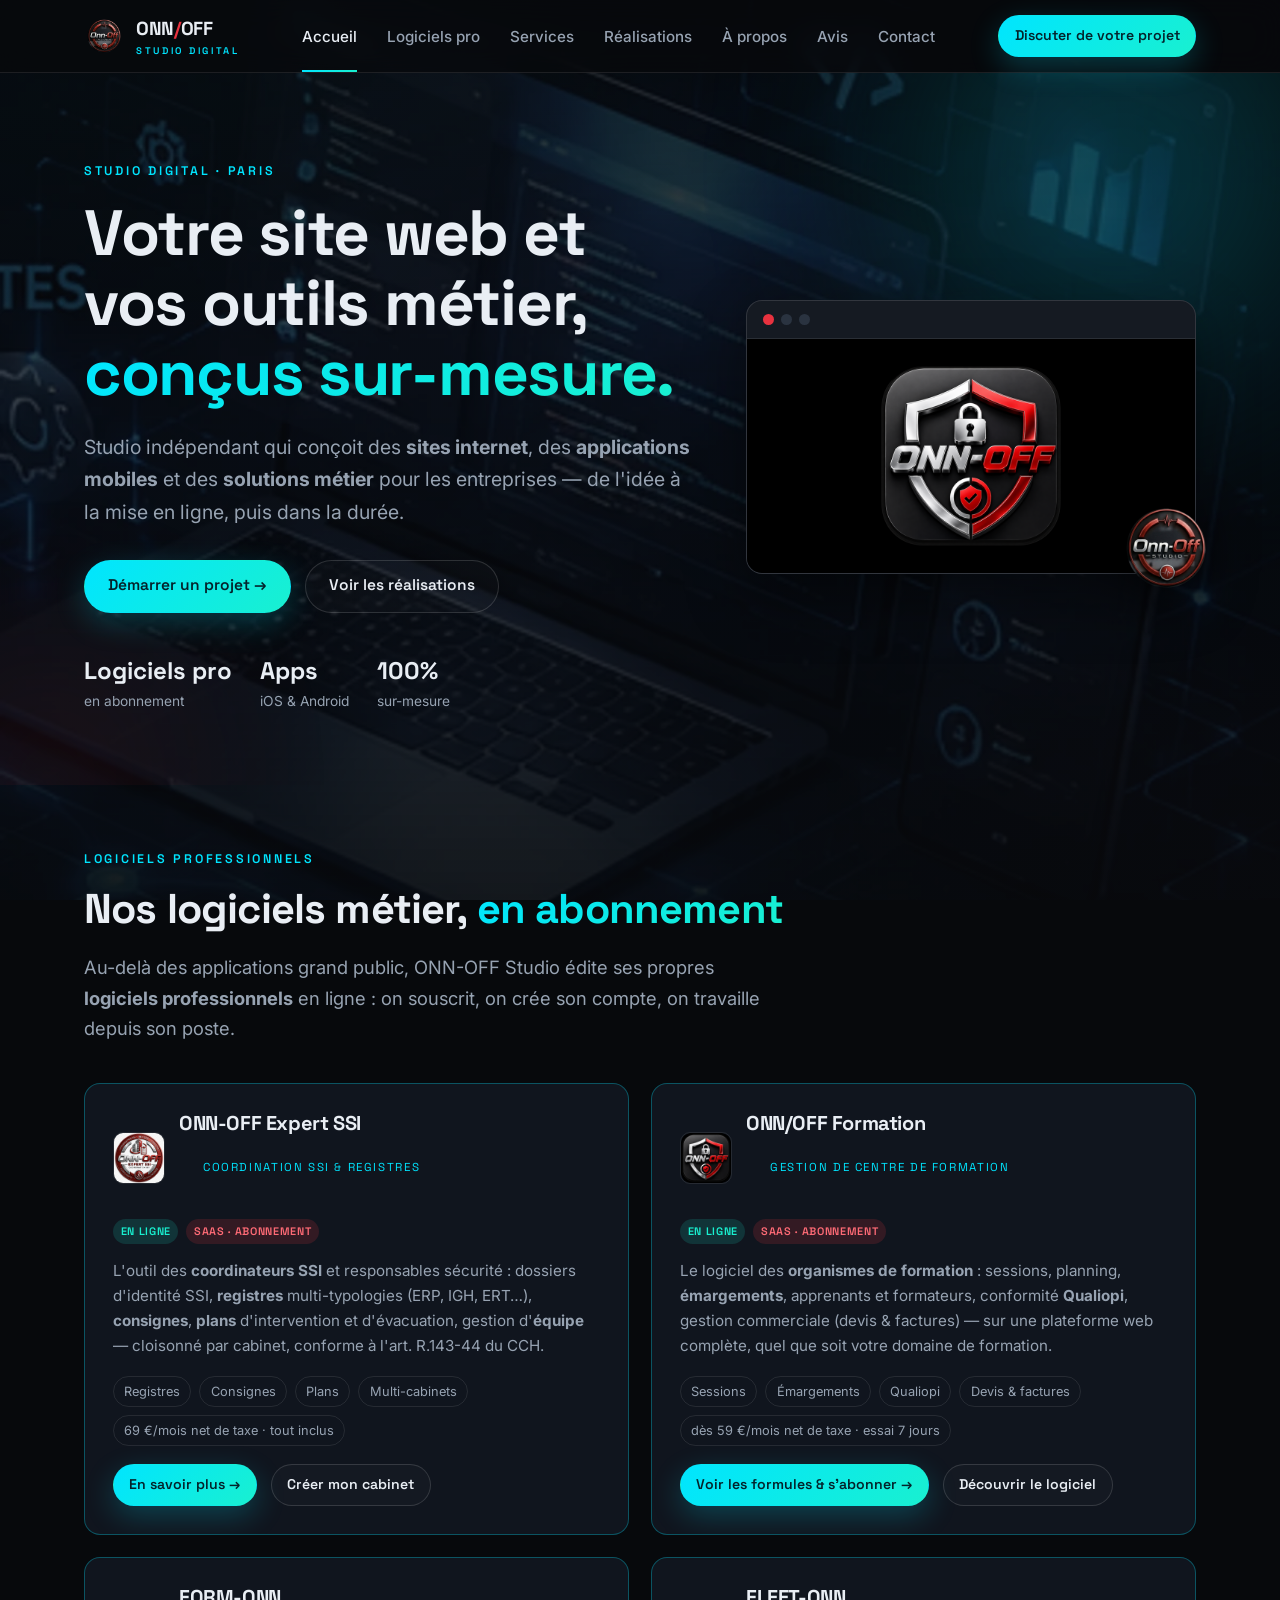
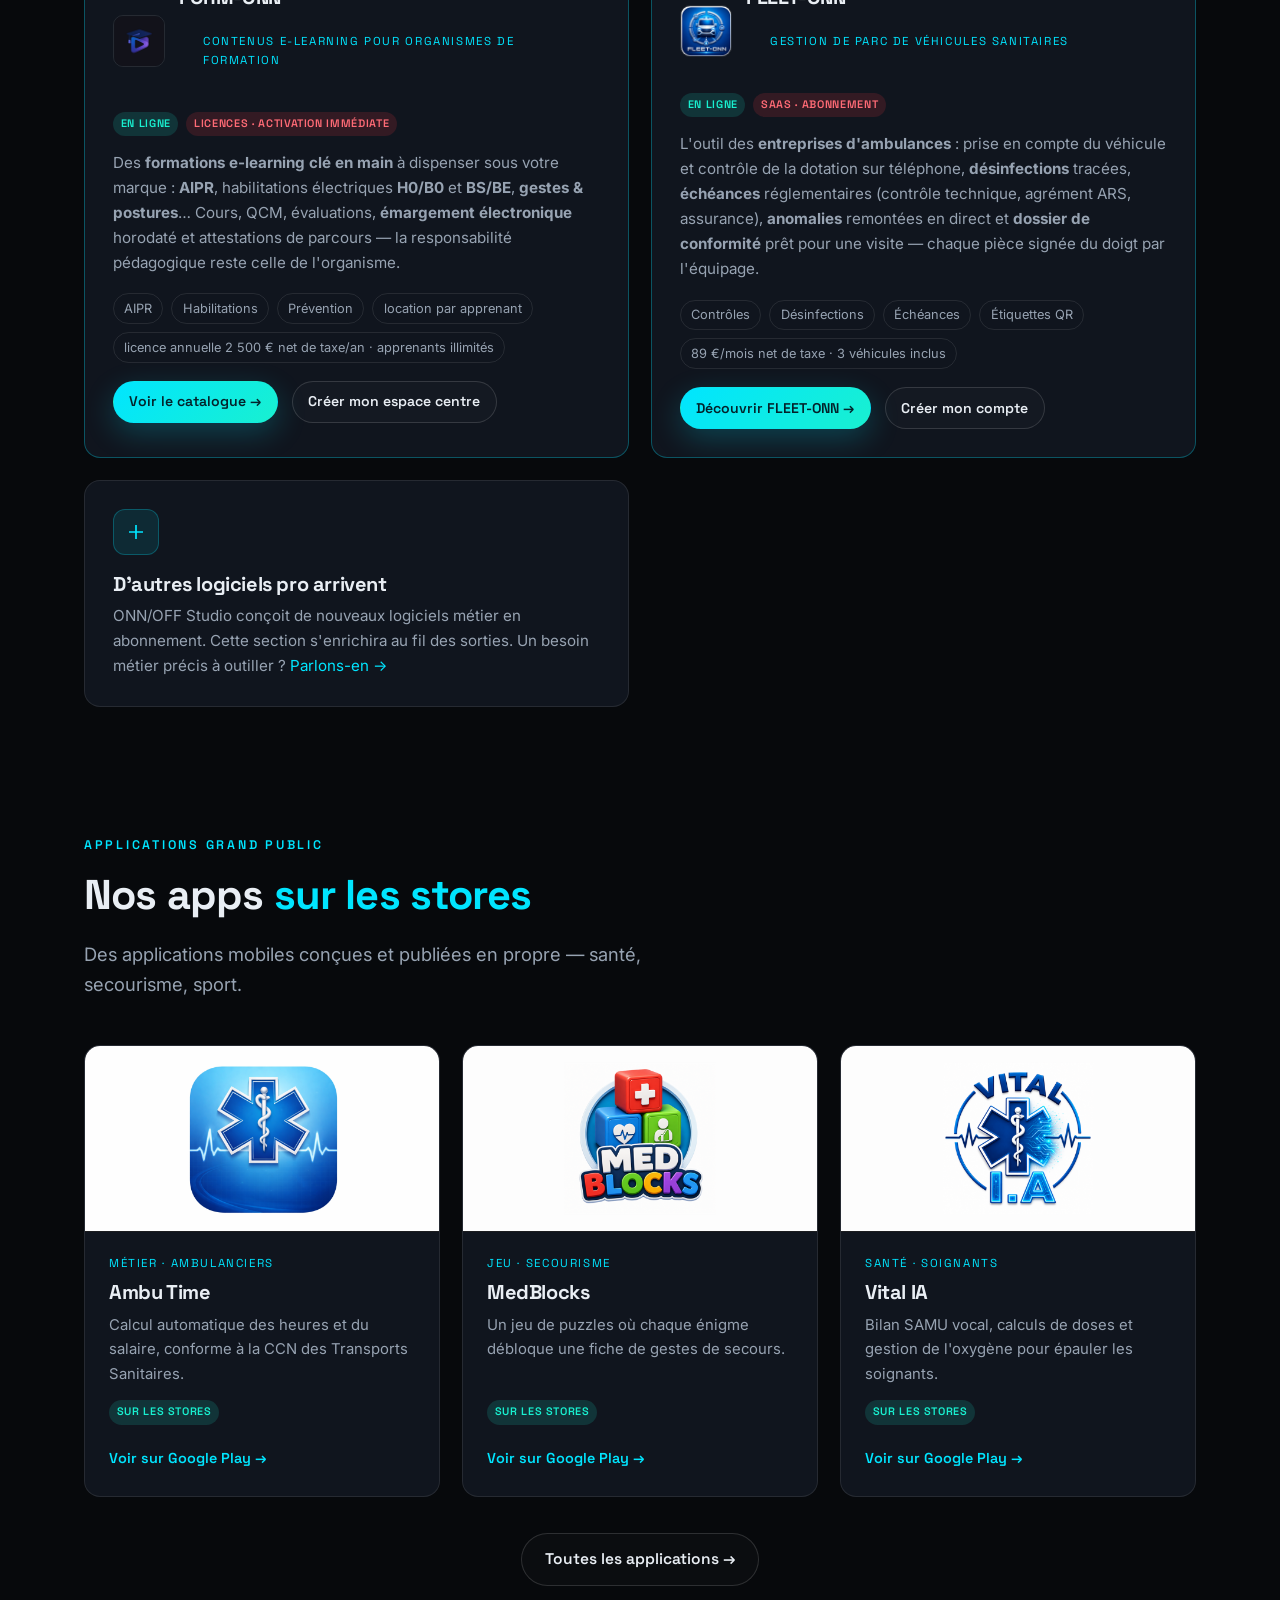
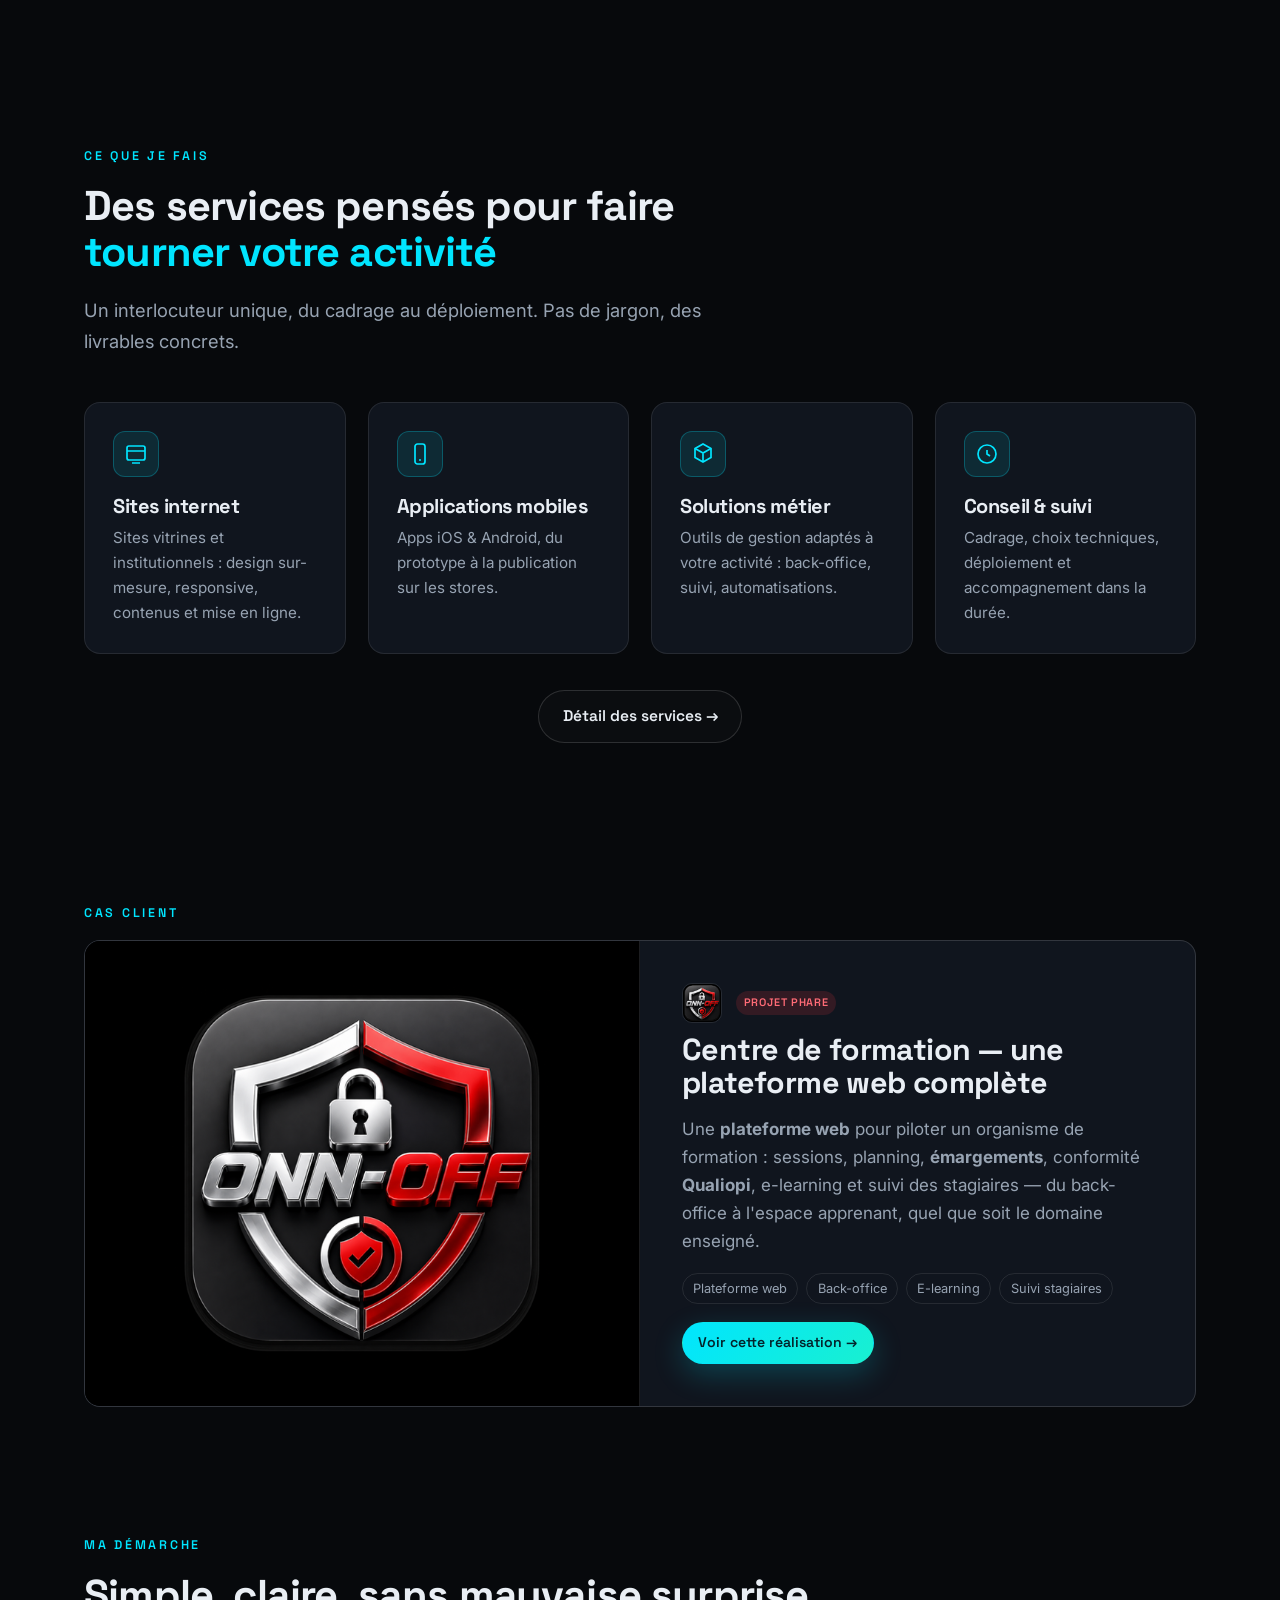
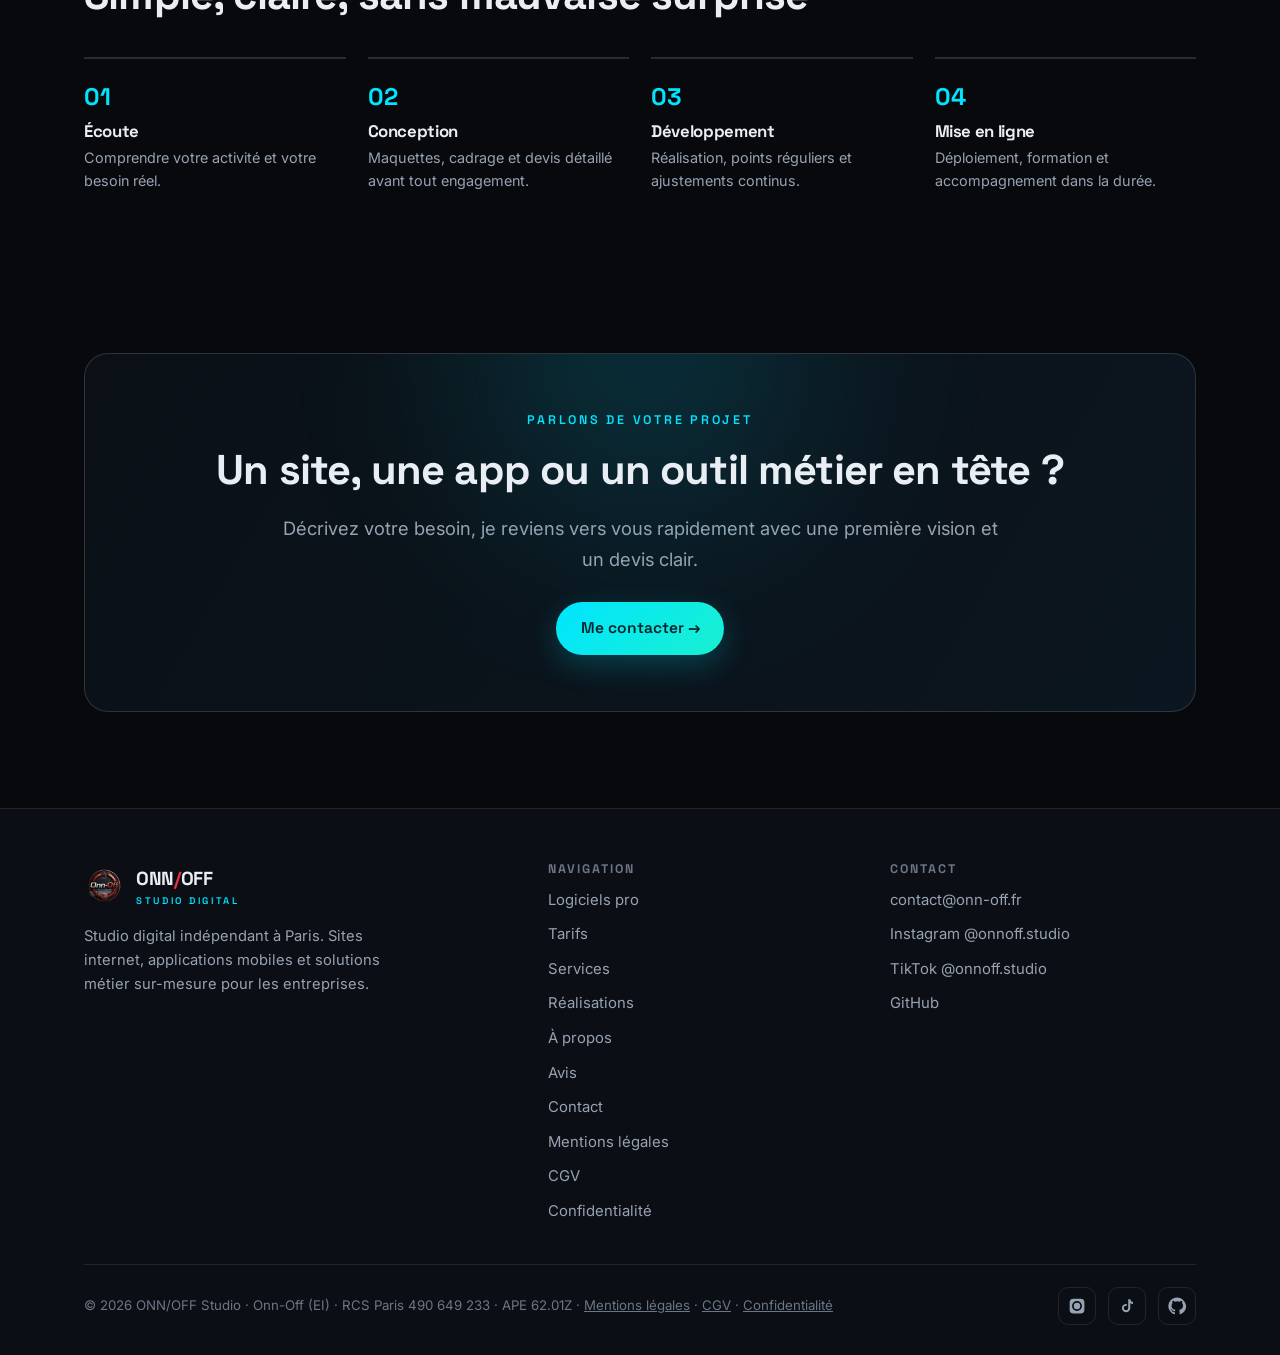
<file: index.html>
<!DOCTYPE html>
<html lang="fr">
<head>
<meta charset="UTF-8">
<meta name="viewport" content="width=device-width, initial-scale=1">
<title>ONN/OFF Studio — Sites web & solutions métier · Paris</title>
<meta name="description" content="Studio digital indépendant à Paris. Création de sites internet, applications mobiles et solutions métier sur-mesure pour les entreprises.">
<meta property="og:title" content="ONN/OFF Studio — Sites web & solutions métier · Paris">
<meta property="og:description" content="Studio digital indépendant à Paris. Création de sites internet, applications mobiles et solutions métier sur-mesure pour les entreprises.">
<meta property="og:image" content="https://studio.onn-off.fr/og-banner.png">
<link rel="icon" href="logo.png">
<link rel="preconnect" href="https://fonts.googleapis.com">
<link rel="preconnect" href="https://fonts.gstatic.com" crossorigin>
<link href="https://fonts.googleapis.com/css2?family=Inter:wght@400;500;600&family=Space+Grotesk:wght@500;600;700&display=swap" rel="stylesheet">
<!-- Pre-connexion aux produits : la liaison est prete avant le clic sur une tuile -->
<link rel="preconnect" href="https://onn-off.fr" crossorigin>
<link rel="dns-prefetch" href="https://onn-off.fr">
<link rel="preconnect" href="https://form-onn.web.app" crossorigin>
<link rel="dns-prefetch" href="https://form-onn.web.app">
<link rel="preconnect" href="https://fleet-onn.web.app" crossorigin>
<link rel="dns-prefetch" href="https://fleet-onn.web.app">
<link rel="dns-prefetch" href="https://www.gstatic.com">
<link rel="stylesheet" href="style.css">
<link rel="canonical" href="https://studio.onn-off.fr/">
<meta property="og:url" content="https://studio.onn-off.fr/">
<meta property="og:type" content="website">
<meta property="og:site_name" content="ONN/OFF Studio">
<meta property="og:locale" content="fr_FR">
<meta name="twitter:card" content="summary_large_image">
<script type="application/ld+json">
{
  "@context": "https://schema.org",
  "@type": ["Organization", "ProfessionalService"],
  "@id": "https://studio.onn-off.fr/#organisation",
  "name": "ONN/OFF Studio",
  "legalName": "Onn-Off",
  "url": "https://studio.onn-off.fr/",
  "logo": "https://studio.onn-off.fr/logo.png",
  "image": "https://studio.onn-off.fr/og-banner.png",
  "description": "Studio digital indépendant à Paris : création de sites internet, applications mobiles et solutions métier sur-mesure pour les entreprises.",
  "email": "contact@onn-off.fr",
  "telephone": "+33658522026",
  "address": { "@type": "PostalAddress", "streetAddress": "78 avenue des Champs-Élysées, Bureau 326", "addressLocality": "Paris", "postalCode": "75008", "addressRegion": "Île-de-France", "addressCountry": "FR" },
  "areaServed": ["Paris", "Île-de-France", "France"],
  "founder": { "@type": "Person", "name": "Olivier Onno" },
  "identifier": { "@type": "PropertyValue", "propertyID": "SIREN", "value": "490649233" },
  "knowsAbout": ["Création de sites internet", "Applications mobiles", "Logiciels métier sur-mesure", "Progressive Web Apps", "Développement web sur-mesure"]
}
</script>
</head>
<body>
<header class="site-header">
  <div class="container nav">
    <a href="index.html" class="brand">
      <img src="logo.png" alt="ONN/OFF Studio">
      <span>ONN<span class="slash">/</span>OFF<small>STUDIO DIGITAL</small></span>
    </a>
    <nav>
      <ul class="nav-links"><li><a href="index.html" class="active">Accueil</a></li><li><a href="index.html#logiciels-pro">Logiciels pro</a></li><li><a href="services.html">Services</a></li><li><a href="realisations.html">Réalisations</a></li><li><a href="a-propos.html">À propos</a></li><li><a href="avis.html">Avis</a></li><li><a href="contact.html">Contact</a></li></ul>
    </nav>
    <div class="nav-cta">
      <a href="contact.html" class="btn btn-primary btn-sm">Discuter de votre projet</a>
      <button class="burger" aria-label="Menu">
        <svg viewBox="0 0 24 24" fill="none" stroke="currentColor" stroke-width="2"><path d="M3 6h18M3 12h18M3 18h18"/></svg>
      </button>
    </div>
  </div>
</header>

<section class="hero">
  <div class="glow glow--cyan"></div><div class="glow glow--red"></div>
  <div class="container hero-grid">
    <div class="reveal">
      <p class="eyebrow">Studio digital &middot; Paris</p>
      <h1>Votre site web et vos outils métier, <span class="grad-text">conçus sur-mesure.</span></h1>
      <p class="lead">Studio indépendant qui conçoit des <strong>sites internet</strong>, des <strong>applications mobiles</strong> et des <strong>solutions métier</strong> pour les entreprises — de l'idée à la mise en ligne, puis dans la durée.</p>
      <div class="hero-cta">
        <a href="contact.html" class="btn btn-primary">Démarrer un projet &rarr;</a>
        <a href="realisations.html" class="btn btn-ghost">Voir les réalisations</a>
      </div>
      <div class="hero-meta">
        <div><b>Logiciels pro</b> en abonnement</div>
        <div><b>Apps</b> iOS &amp; Android</div>
        <div><b>100%</b> sur-mesure</div>
      </div>
    </div>
    <div class="hero-visual reveal">
      <div class="device"><div class="bar"><i></i><i></i><i></i></div>
        <img src="shot-formation.png" alt="Réalisation centre de formation — plateforme web"></div>
      <img src="logo.png" class="hero-logo-badge" alt="">
    </div>
  </div>
</section>

<section class="section section--tight" id="logiciels-pro">
  <div class="container">
    <div class="reveal" style="max-width:64ch">
      <p class="eyebrow">Logiciels professionnels</p>
      <h2>Nos logiciels métier, <span class="grad-text">en abonnement</span></h2>
      <p class="lead">Au-delà des applications grand public, ONN-OFF Studio édite ses propres <strong>logiciels professionnels</strong> en ligne : on souscrit, on crée son compte, on travaille depuis son poste.</p>
    </div>

    <div class="grid grid-2" style="margin-top:40px">
      <article class="card card--accent reveal">
        <div style="display:flex;align-items:center;gap:14px;margin-bottom:16px">
          <img src="icon-expertssi.png" class="appicon" alt="ONN-OFF Expert SSI" style="width:52px;height:52px">
          <div>
            <h3 style="margin:0 0 2px"><a href="expert-ssi.html" style="color:inherit">ONN-OFF Expert SSI</a></h3>
            <span class="work-body cat" style="font-family:'Space Grotesk';font-size:.72rem;letter-spacing:.14em;text-transform:uppercase;color:var(--cyan)">Coordination SSI &amp; registres</span>
          </div>
        </div>
        <div style="display:flex;gap:8px;margin-bottom:14px;flex-wrap:wrap"><span class="badge badge-live">En ligne</span><span class="badge badge-flag">SaaS · abonnement</span></div>
        <p>L'outil des <strong>coordinateurs SSI</strong> et responsables sécurité : dossiers d'identité SSI, <strong>registres</strong> multi-typologies (ERP, IGH, ERT…), <strong>consignes</strong>, <strong>plans</strong> d'intervention et d'évacuation, gestion d'<strong>équipe</strong> — cloisonné par cabinet, conforme à l'art. R.143-44 du CCH.</p>
        <div class="tags"><span>Registres</span><span>Consignes</span><span>Plans</span><span>Multi-cabinets</span><span>69&nbsp;€/mois net de taxe · tout inclus</span></div>
        <div class="hero-cta" style="margin-top:8px">
          <a href="expert-ssi.html" class="btn btn-primary btn-sm">En savoir plus &rarr;</a>
          <a href="https://onn-off-expert-ssi.vercel.app/inscription" target="_blank" rel="noopener" class="btn btn-ghost btn-sm">Créer mon cabinet</a>
        </div>
      </article>
      <article class="card card--accent reveal">
        <div style="display:flex;align-items:center;gap:14px;margin-bottom:16px">
          <img src="icon-formation.png" class="appicon" alt="ONN/OFF Formation" style="width:52px;height:52px">
          <div>
            <h3 style="margin:0 0 2px"><a href="https://onn-off.fr" target="_blank" rel="noopener" style="color:inherit">ONN/OFF Formation</a></h3>
            <span class="work-body cat" style="font-family:'Space Grotesk';font-size:.72rem;letter-spacing:.14em;text-transform:uppercase;color:var(--cyan)">Gestion de centre de formation</span>
          </div>
        </div>
        <div style="display:flex;gap:8px;margin-bottom:14px;flex-wrap:wrap"><span class="badge badge-live">En ligne</span><span class="badge badge-flag">SaaS · abonnement</span></div>
        <p>Le logiciel des <strong>organismes de formation</strong> : sessions, planning, <strong>émargements</strong>, apprenants et formateurs, conformité <strong>Qualiopi</strong>, gestion commerciale (devis &amp; factures) — sur une plateforme web complète, quel que soit votre domaine de formation.</p>
        <div class="tags"><span>Sessions</span><span>Émargements</span><span>Qualiopi</span><span>Devis &amp; factures</span><span>dès 59&nbsp;€/mois net de taxe · essai 7 jours</span></div>
        <div class="hero-cta" style="margin-top:8px">
          <a href="https://onn-off.fr/#tarifs" target="_blank" rel="noopener" class="btn btn-primary btn-sm">Voir les formules &amp; s'abonner &rarr;</a>
          <a href="https://onn-off.fr" target="_blank" rel="noopener" class="btn btn-ghost btn-sm">Découvrir le logiciel</a>
        </div>
      </article>
      <article class="card card--accent reveal">
        <div style="display:flex;align-items:center;gap:14px;margin-bottom:16px">
          <img src="icon-formonn.png" class="appicon" alt="FORM-ONN" style="width:52px;height:52px">
          <div>
            <h3 style="margin:0 0 2px"><a href="https://form-onn.web.app" target="_blank" rel="noopener" style="color:inherit">FORM-ONN</a></h3>
            <span class="work-body cat" style="font-family:'Space Grotesk';font-size:.72rem;letter-spacing:.14em;text-transform:uppercase;color:var(--cyan)">Contenus e-learning pour organismes de formation</span>
          </div>
        </div>
        <div style="display:flex;gap:8px;margin-bottom:14px;flex-wrap:wrap"><span class="badge badge-live">En ligne</span><span class="badge badge-flag">Licences · activation immédiate</span></div>
        <p>Des <strong>formations e-learning clé en main</strong> à dispenser sous votre marque : <strong>AIPR</strong>, habilitations électriques <strong>H0/B0</strong> et <strong>BS/BE</strong>, <strong>gestes &amp; postures</strong>… Cours, QCM, évaluations, <strong>émargement électronique</strong> horodaté et attestations de parcours — la responsabilité pédagogique reste celle de l'organisme.</p>
        <div class="tags"><span>AIPR</span><span>Habilitations</span><span>Prévention</span><span>location par apprenant</span><span>licence annuelle 2&nbsp;500&nbsp;€ net de taxe/an · apprenants illimités</span></div>
        <div class="hero-cta" style="margin-top:8px">
          <a href="https://form-onn.web.app" target="_blank" rel="noopener" class="btn btn-primary btn-sm">Voir le catalogue &rarr;</a>
          <a href="https://form-onn.web.app/espace-centre.html" target="_blank" rel="noopener" class="btn btn-ghost btn-sm">Créer mon espace centre</a>
        </div>
      </article>
      <article class="card card--accent reveal">
        <div style="display:flex;align-items:center;gap:14px;margin-bottom:16px">
          <img src="icon-fleetonn.png" class="appicon" alt="FLEET-ONN" style="width:52px;height:52px">
          <div>
            <h3 style="margin:0 0 2px"><a href="https://fleet-onn.web.app" target="_blank" rel="noopener" style="color:inherit">FLEET-ONN</a></h3>
            <span class="work-body cat" style="font-family:'Space Grotesk';font-size:.72rem;letter-spacing:.14em;text-transform:uppercase;color:var(--cyan)">Gestion de parc de véhicules sanitaires</span>
          </div>
        </div>
        <div style="display:flex;gap:8px;margin-bottom:14px;flex-wrap:wrap"><span class="badge badge-live">En ligne</span><span class="badge badge-flag">SaaS · abonnement</span></div>
        <p>L'outil des <strong>entreprises d'ambulances</strong> : prise en compte du véhicule et contrôle de la dotation sur téléphone, <strong>désinfections</strong> tracées, <strong>échéances</strong> réglementaires (contrôle technique, agrément ARS, assurance), <strong>anomalies</strong> remontées en direct et <strong>dossier de conformité</strong> prêt pour une visite — chaque pièce signée du doigt par l'équipage.</p>
        <div class="tags"><span>Contrôles</span><span>Désinfections</span><span>Échéances</span><span>Étiquettes QR</span><span>89&nbsp;€/mois net de taxe · 3 véhicules inclus</span></div>
        <div class="hero-cta" style="margin-top:8px">
          <a href="https://fleet-onn.web.app" target="_blank" rel="noopener" class="btn btn-primary btn-sm">Découvrir FLEET-ONN &rarr;</a>
          <a href="https://fleet-onn.web.app/inscription" target="_blank" rel="noopener" class="btn btn-ghost btn-sm">Créer mon compte</a>
        </div>
      </article>

      <!--
        La promesse d'autres logiciels reste, mais APRÈS les produits réels.
        Une case « à venir » posée au milieu de la grille donnait à lire un
        catalogue à moitié vide ; placée en dernier, elle dit simplement que
        la maison continue.
      -->
      <article class="card reveal" style="display:flex;flex-direction:column;justify-content:center">
        <div class="ico"><svg viewBox="0 0 24 24"><path d="M12 5v14M5 12h14"/></svg></div>
        <h3>D'autres logiciels pro arrivent</h3>
        <p>ONN/OFF Studio conçoit de nouveaux logiciels métier en abonnement. Cette section s'enrichira au fil des sorties. Un besoin métier précis à outiller&nbsp;? <a href="contact.html" style="color:var(--cyan)">Parlons-en &rarr;</a></p>
      </article>
    </div>
  </div>
</section>

<section class="section section--tight" id="apps-grand-public">
  <div class="container">
    <div class="reveal" style="max-width:60ch">
      <p class="eyebrow">Applications grand public</p>
      <h2>Nos apps <span class="accent">sur les stores</span></h2>
      <p class="lead">Des applications mobiles conçues et publiées en propre — santé, secourisme, sport.</p>
    </div>
    <div class="grid grid-3" style="margin-top:46px">
      <article class="work reveal"><div class="work-shot"><img src="shot-ambutime.png" alt="Ambu Time"></div><div class="work-body"><span class="cat">Métier &middot; Ambulanciers</span><h3>Ambu Time</h3><p>Calcul automatique des heures et du salaire, conforme à la CCN des Transports Sanitaires.</p><div class="work-meta"><span class="badge badge-live">Sur les stores</span></div><a href="https://play.google.com/store/apps/details?id=com.onnoff.ambutime" target="_blank" rel="noopener" class="card-link">Voir sur Google Play &rarr;</a></div></article>
      <article class="work reveal"><div class="work-shot"><img src="shot-medblocks.png" alt="MedBlocks"></div><div class="work-body"><span class="cat">Jeu &middot; Secourisme</span><h3>MedBlocks</h3><p>Un jeu de puzzles où chaque énigme débloque une fiche de gestes de secours.</p><div class="work-meta"><span class="badge badge-live">Sur les stores</span></div><a href="https://play.google.com/store/apps/details?id=com.olivieronno.medblocks" target="_blank" rel="noopener" class="card-link">Voir sur Google Play &rarr;</a></div></article>
      <article class="work reveal"><div class="work-shot"><img src="shot-vitalia.png" alt="Vital IA"></div><div class="work-body"><span class="cat">Santé &middot; Soignants</span><h3>Vital IA</h3><p>Bilan SAMU vocal, calculs de doses et gestion de l'oxygène pour épauler les soignants.</p><div class="work-meta"><span class="badge badge-live">Sur les stores</span></div><a href="https://play.google.com/store/apps/details?id=fr.ambu.bilan" target="_blank" rel="noopener" class="card-link">Voir sur Google Play &rarr;</a></div></article>
    </div>
    <div class="center reveal" style="margin-top:36px"><a href="realisations.html" class="btn btn-ghost">Toutes les applications &rarr;</a></div>
  </div>
</section>

<section class="section">
  <div class="container">
    <div class="reveal" style="max-width:60ch">
      <p class="eyebrow">Ce que je fais</p>
      <h2>Des services pensés pour faire <span class="accent">tourner votre activité</span></h2>
      <p class="lead">Un interlocuteur unique, du cadrage au déploiement. Pas de jargon, des livrables concrets.</p>
    </div>
    <div class="grid grid-4" style="margin-top:46px">
      <div class="card reveal"><div class="ico"><svg viewBox="0 0 24 24"><rect x="3" y="4" width="18" height="14" rx="2"/><path d="M3 9h18M8 21h8"/></svg></div><h3>Sites internet</h3><p>Sites vitrines et institutionnels : design sur-mesure, responsive, contenus et mise en ligne.</p></div>
      <div class="card reveal"><div class="ico"><svg viewBox="0 0 24 24"><rect x="7" y="2" width="10" height="20" rx="2.5"/><path d="M11 18h2"/></svg></div><h3>Applications mobiles</h3><p>Apps iOS &amp; Android, du prototype à la publication sur les stores.</p></div>
      <div class="card reveal"><div class="ico"><svg viewBox="0 0 24 24"><path d="M12 2l8 4.5v9L12 20l-8-4.5v-9L12 2z"/><path d="M12 11l8-4.5M12 11v9M12 11L4 6.5"/></svg></div><h3>Solutions métier</h3><p>Outils de gestion adaptés à votre activité : back-office, suivi, automatisations.</p></div>
      <div class="card reveal"><div class="ico"><svg viewBox="0 0 24 24"><path d="M12 3a9 9 0 100 18 9 9 0 000-18z"/><path d="M12 8v4l3 2"/></svg></div><h3>Conseil &amp; suivi</h3><p>Cadrage, choix techniques, déploiement et accompagnement dans la durée.</p></div>
    </div>
    <div class="center reveal" style="margin-top:36px"><a href="services.html" class="btn btn-ghost">Détail des services &rarr;</a></div>
  </div>
</section>

<section class="section section--tight">
  <div class="container">
    <p class="eyebrow reveal">Cas client</p>
    <div class="feature reveal">
      <div class="media"><img src="shot-formation.png" alt="Centre de formation"></div>
      <div class="body">
        <div style="display:flex;align-items:center;gap:14px;margin-bottom:10px">
          <img src="icon-formation.png" class="appicon" alt="Centre de formation"><span class="badge badge-flag">Projet phare</span>
        </div>
        <h2>Centre de formation — une plateforme web complète</h2>
        <p class="muted">Une <strong>plateforme web</strong> pour piloter un organisme de formation : sessions, planning, <strong>émargements</strong>, conformité <strong>Qualiopi</strong>, e-learning et suivi des stagiaires — du back-office à l'espace apprenant, quel que soit le domaine enseigné.</p>
        <div class="tags"><span>Plateforme web</span><span>Back-office</span><span>E-learning</span><span>Suivi stagiaires</span></div>
        <a href="realisations.html" class="btn btn-primary btn-sm">Voir cette réalisation &rarr;</a>
      </div>
    </div>
  </div>
</section>

<section class="section section--tight">
  <div class="container">
    <p class="eyebrow reveal">Ma démarche</p>
    <h2 class="reveal" style="margin-bottom:40px">Simple, claire, sans mauvaise surprise</h2>
    <div class="steps reveal">
      <div class="step"><div class="n">01</div><h4>Écoute</h4><p>Comprendre votre activité et votre besoin réel.</p></div>
      <div class="step"><div class="n">02</div><h4>Conception</h4><p>Maquettes, cadrage et devis détaillé avant tout engagement.</p></div>
      <div class="step"><div class="n">03</div><h4>Développement</h4><p>Réalisation, points réguliers et ajustements continus.</p></div>
      <div class="step"><div class="n">04</div><h4>Mise en ligne</h4><p>Déploiement, formation et accompagnement dans la durée.</p></div>
    </div>
  </div>
</section>

<section class="section">
  <div class="container"><div class="cta-band reveal"><div class="glow glow--cyan"></div>
    <p class="eyebrow">Parlons de votre projet</p>
    <h2>Un site, une app ou un outil métier en tête&nbsp;?</h2>
    <p class="lead" style="margin:0 auto 28px">Décrivez votre besoin, je reviens vers vous rapidement avec une première vision et un devis clair.</p>
    <a href="contact.html" class="btn btn-primary">Me contacter &rarr;</a>
  </div></div>
</section>
<footer class="site-footer">
  <div class="container">
    <div class="footer-top">
      <div>
        <a href="index.html" class="brand" style="margin-bottom:14px">
          <img src="logo.png" alt=""><span>ONN<span class="slash">/</span>OFF<small>STUDIO DIGITAL</small></span>
        </a>
        <p>Studio digital indépendant à Paris. Sites internet, applications mobiles et solutions métier sur-mesure pour les entreprises.</p>
      </div>
      <div class="footer-col">
        <h4>Navigation</h4>
        <a href="index.html#logiciels-pro">Logiciels pro</a>
        <a href="tarifs.html">Tarifs</a>
        <a href="services.html">Services</a>
        <a href="realisations.html">Réalisations</a>
        <a href="a-propos.html">À propos</a>
        <a href="avis.html">Avis</a>
        <a href="contact.html">Contact</a>
        <a href="mentions-legales.html">Mentions légales</a>
        <a href="cgv.html">CGV</a>
        <a href="confidentialite.html">Confidentialité</a>
      </div>
      <div class="footer-col">
        <h4>Contact</h4>
        <a href="mailto:contact@onn-off.fr">contact@onn-off.fr</a>
        <a href="https://www.instagram.com/onnoff.studio/" target="_blank" rel="noopener">Instagram @onnoff.studio</a>
        <a href="https://www.tiktok.com/@onnoff.studio" target="_blank" rel="noopener">TikTok @onnoff.studio</a>
        <a href="https://github.com/olivieronno-svg" target="_blank" rel="noopener">GitHub</a>
      </div>
    </div>
    <div class="footer-bottom">
      <small>&copy; <span id="year">2026</span> ONN/OFF Studio &middot; Onn-Off (EI) &middot; RCS Paris 490&nbsp;649&nbsp;233 &middot; APE 62.01Z &middot; <a href="mentions-legales.html" style="color:inherit;text-decoration:underline">Mentions légales</a> &middot; <a href="cgv.html" style="color:inherit;text-decoration:underline">CGV</a> &middot; <a href="confidentialite.html" style="color:inherit;text-decoration:underline">Confidentialité</a></small>
      <div class="socials">
        <a href="https://www.instagram.com/onnoff.studio/" target="_blank" rel="noopener" aria-label="Instagram"><svg viewBox="0 0 24 24"><path d="M12 2.2c3.2 0 3.6 0 4.9.07 1.2.06 1.8.25 2.2.42.6.2 1 .5 1.4.9.4.4.7.8.9 1.4.17.4.36 1 .42 2.2.06 1.3.07 1.7.07 4.9s0 3.6-.07 4.9c-.06 1.2-.25 1.8-.42 2.2-.2.6-.5 1-.9 1.4-.4.4-.8.7-1.4.9-.4.17-1 .36-2.2.42-1.3.06-1.7.07-4.9.07s-3.6 0-4.9-.07c-1.2-.06-1.8-.25-2.2-.42-.6-.2-1-.5-1.4-.9-.4-.4-.7-.8-.9-1.4-.17-.4-.36-1-.42-2.2C2.2 15.6 2.2 15.2 2.2 12s0-3.6.07-4.9c.06-1.2.25-1.8.42-2.2.2-.6.5-1 .9-1.4.4-.4.8-.7 1.4-.9.4-.17 1-.36 2.2-.42C8.4 2.2 8.8 2.2 12 2.2zm0 3.2A6.6 6.6 0 1018.6 12 6.6 6.6 0 0012 5.4zm0 10.9A4.3 4.3 0 1116.3 12 4.3 4.3 0 0112 16.3zm6.8-11.2a1.54 1.54 0 11-1.54-1.54 1.54 1.54 0 011.54 1.54z"/></svg></a>
        <a href="https://www.tiktok.com/@onnoff.studio" target="_blank" rel="noopener" aria-label="TikTok"><svg viewBox="0 0 24 24"><path d="M16.5 3c.3 2 1.5 3.5 3.5 3.8v2.6c-1.3.1-2.5-.3-3.6-1v6.4a5.6 5.6 0 11-5.6-5.6c.3 0 .6 0 .9.1v2.7a2.9 2.9 0 00-1-.2 2.9 2.9 0 102.9 2.9V3z"/></svg></a>
        <a href="https://github.com/olivieronno-svg" target="_blank" rel="noopener" aria-label="GitHub"><svg viewBox="0 0 24 24"><path d="M12 .5C5.7.5.5 5.7.5 12c0 5.1 3.3 9.4 7.9 10.9.6.1.8-.3.8-.6v-2c-3.2.7-3.9-1.5-3.9-1.5-.5-1.3-1.3-1.7-1.3-1.7-1.1-.7.1-.7.1-.7 1.2.1 1.8 1.2 1.8 1.2 1 1.8 2.8 1.3 3.5 1 .1-.8.4-1.3.7-1.6-2.6-.3-5.3-1.3-5.3-5.8 0-1.3.5-2.3 1.2-3.1-.1-.3-.5-1.5.1-3.1 0 0 1-.3 3.3 1.2a11.5 11.5 0 016 0c2.3-1.5 3.3-1.2 3.3-1.2.6 1.6.2 2.8.1 3.1.8.8 1.2 1.8 1.2 3.1 0 4.5-2.7 5.5-5.3 5.8.4.4.8 1.1.8 2.2v3.3c0 .3.2.7.8.6 4.6-1.5 7.9-5.8 7.9-10.9C23.5 5.7 18.3.5 12 .5z"/></svg></a>
      </div>
    </div>
  </div>
</footer>
<script src="main.js"></script>
<script>
/* Survol d'un lien -> le navigateur ouvre la connexion tout de suite, le clic devient quasi instantane */
(function(){
  var done={};
  function warm(href){
    try{
      var o=new URL(href,location.href).origin;
      if(done[o]||o===location.origin){return;}
      done[o]=1;
      var l=document.createElement('link');
      l.rel='preconnect'; l.href=o; l.crossOrigin='';
      document.head.appendChild(l);
    }catch(e){}
  }
  function onHover(e){
    var a=e.target.closest?e.target.closest('a[href^="http"]'):null;
    if(a){warm(a.href);}
  }
  document.addEventListener('mouseover',onHover,{passive:true});
  document.addEventListener('touchstart',onHover,{passive:true});
})();
</script>
</body>
</html>
</file>
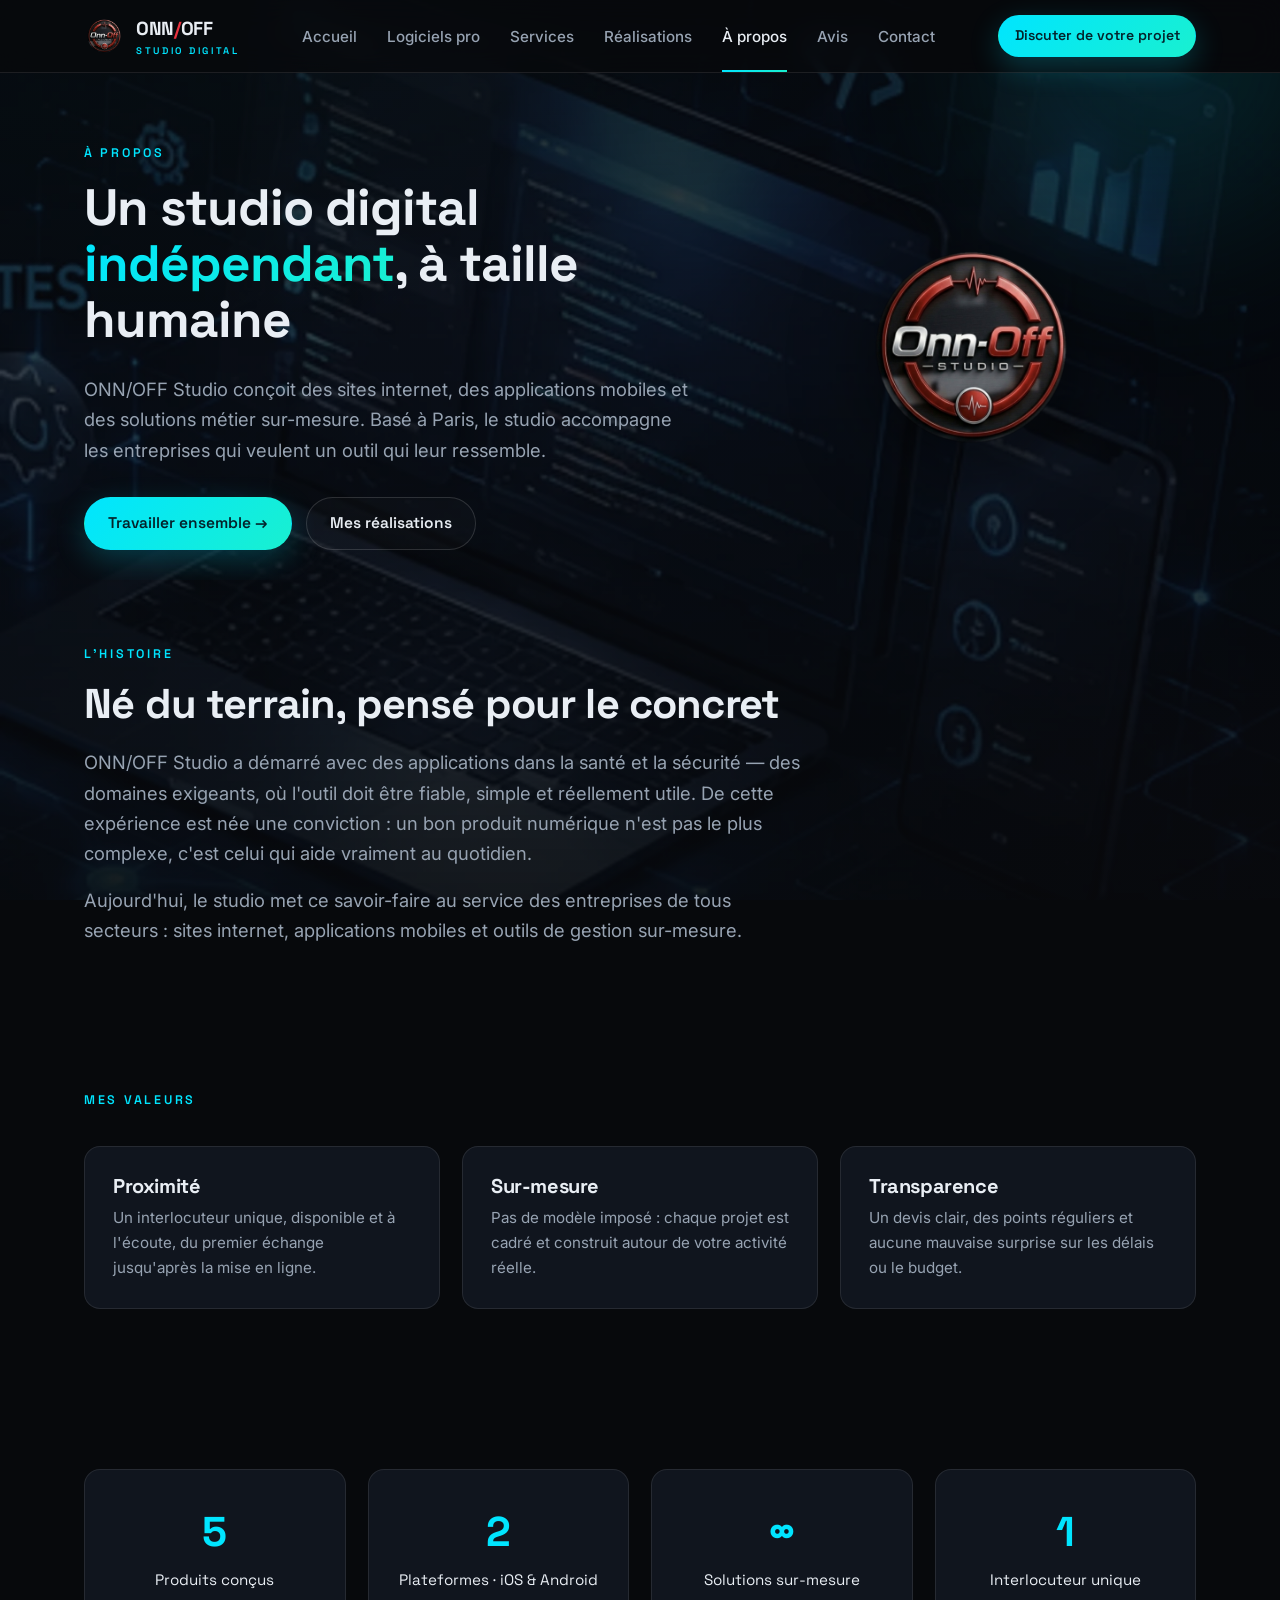
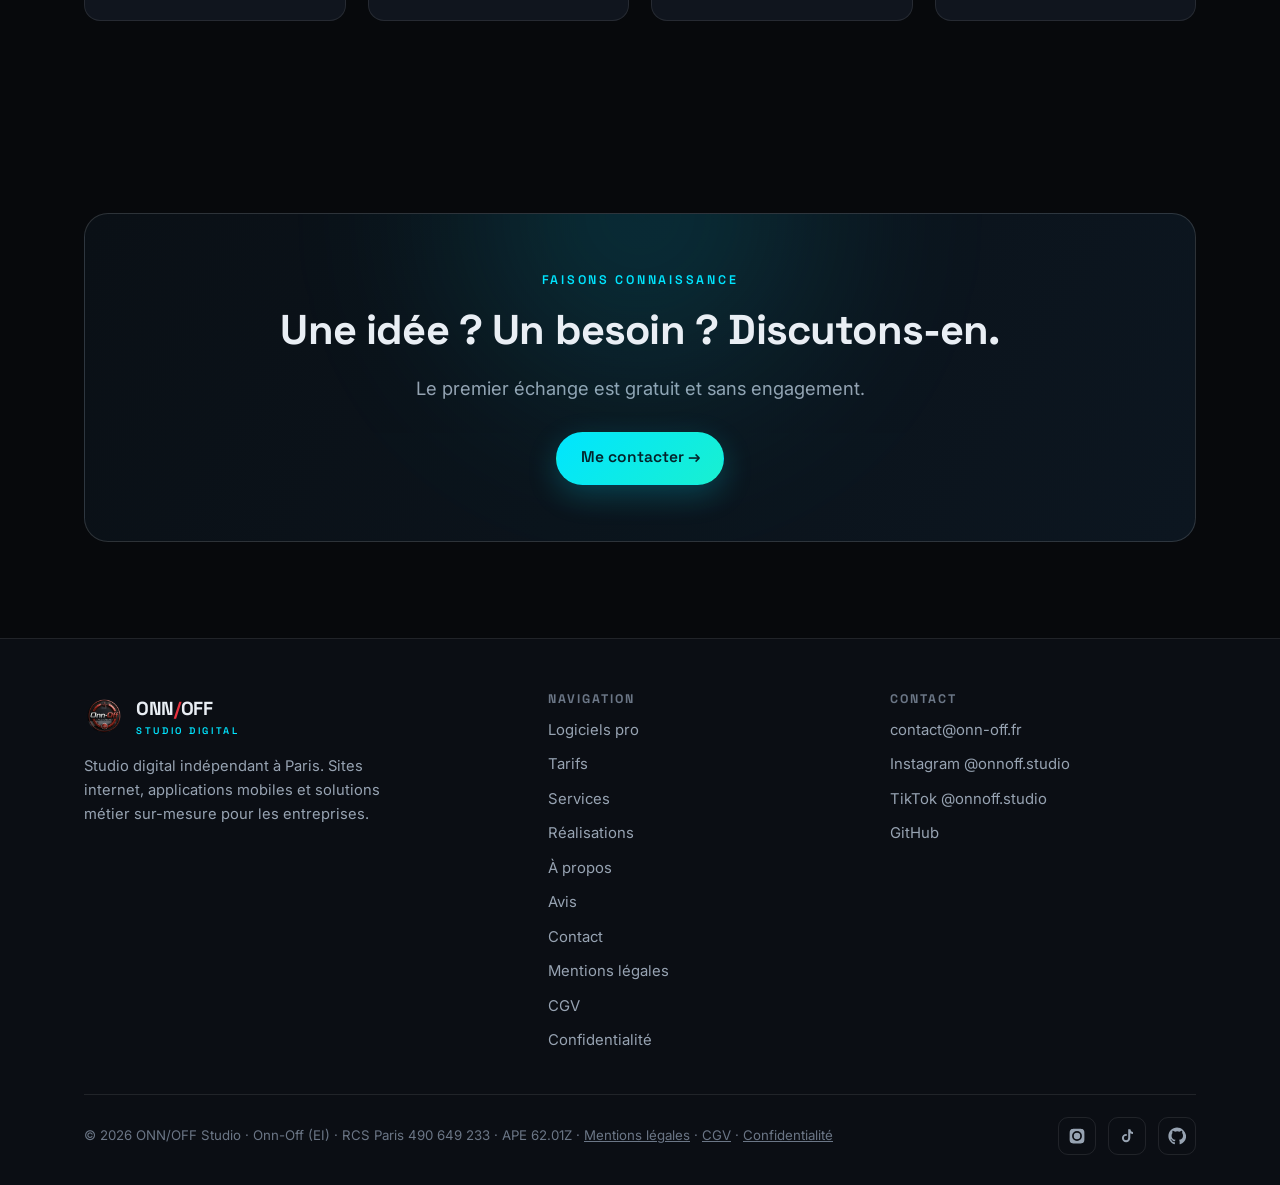
<file: a-propos.html>
<!DOCTYPE html>
<html lang="fr">
<head>
<meta charset="UTF-8">
<meta name="viewport" content="width=device-width, initial-scale=1">
<title>À propos — ONN/OFF Studio, studio digital à Paris</title>
<meta name="description" content="ONN/OFF Studio, studio digital indépendant à Paris : sites web, applications mobiles et solutions métier sur-mesure pour les entreprises.">
<meta property="og:title" content="À propos — ONN/OFF Studio, studio digital à Paris">
<meta property="og:description" content="ONN/OFF Studio, studio digital indépendant à Paris : sites web, applications mobiles et solutions métier sur-mesure pour les entreprises.">
<meta property="og:image" content="og-banner.png">
<link rel="icon" href="logo.png">
<link rel="preconnect" href="https://fonts.googleapis.com">
<link rel="preconnect" href="https://fonts.gstatic.com" crossorigin>
<link href="https://fonts.googleapis.com/css2?family=Inter:wght@400;500;600&family=Space+Grotesk:wght@500;600;700&display=swap" rel="stylesheet">
<link rel="stylesheet" href="style.css">
<link rel="canonical" href="https://studio.onn-off.fr/a-propos.html">
<script type="application/ld+json">
{
    "@context":  "https://schema.org",
    "@type":  "AboutPage",
    "@id":  "https://studio.onn-off.fr/a-propos.html#page",
    "url":  "https://studio.onn-off.fr/a-propos.html",
    "name":  "À propos — ONN/OFF Studio, studio digital à Paris",
    "description":  "ONN/OFF Studio, studio digital indépendant à Paris : sites web, applications mobiles et solutions métier sur-mesure pour les entreprises.",
    "inLanguage":  "fr-FR",
    "isPartOf":  {
                     "@type":  "WebSite",
                     "@id":  "https://studio.onn-off.fr/#site",
                     "url":  "https://studio.onn-off.fr/",
                     "name":  "ONN/OFF Studio"
                 },
    "publisher":  {
                      "@id":  "https://studio.onn-off.fr/#organisation"
                  },
    "breadcrumb":  {
                       "@type":  "BreadcrumbList",
                       "itemListElement":  [
                                               {
                                                   "@type":  "ListItem",
                                                   "position":  1,
                                                   "name":  "Accueil",
                                                   "item":  "https://studio.onn-off.fr/"
                                               },
                                               {
                                                   "@type":  "ListItem",
                                                   "position":  2,
                                                   "name":  "À propos",
                                                   "item":  "https://studio.onn-off.fr/a-propos.html"
                                               }
                                           ]
                   }
}
</script>
</head>
<body>
<header class="site-header">
  <div class="container nav">
    <a href="index.html" class="brand">
      <img src="logo.png" alt="ONN/OFF Studio">
      <span>ONN<span class="slash">/</span>OFF<small>STUDIO DIGITAL</small></span>
    </a>
    <nav>
      <ul class="nav-links"><li><a href="index.html">Accueil</a></li><li><a href="index.html#logiciels-pro">Logiciels pro</a></li><li><a href="services.html">Services</a></li><li><a href="realisations.html">Réalisations</a></li><li><a href="a-propos.html" class="active">À propos</a></li><li><a href="avis.html">Avis</a></li><li><a href="contact.html">Contact</a></li></ul>
    </nav>
    <div class="nav-cta">
      <a href="contact.html" class="btn btn-primary btn-sm">Discuter de votre projet</a>
      <button class="burger" aria-label="Menu">
        <svg viewBox="0 0 24 24" fill="none" stroke="currentColor" stroke-width="2"><path d="M3 6h18M3 12h18M3 18h18"/></svg>
      </button>
    </div>
  </div>
</header>

<section class="page-hero"><div class="glow glow--cyan"></div>
  <div class="container hero-grid" style="align-items:center">
    <div class="reveal">
      <p class="eyebrow">À propos</p>
      <h1>Un studio digital <span class="grad-text">indépendant</span>, à taille humaine</h1>
      <p class="lead">ONN/OFF Studio conçoit des sites internet, des applications mobiles et des solutions métier sur-mesure. Basé à Paris, le studio accompagne les entreprises qui veulent un outil qui leur ressemble.</p>
      <div class="hero-cta"><a href="contact.html" class="btn btn-primary">Travailler ensemble &rarr;</a><a href="realisations.html" class="btn btn-ghost">Mes réalisations</a></div>
    </div>
    <div class="hero-visual reveal" style="text-align:center">
      <img src="logo.png" alt="ONN/OFF Studio" style="width:230px;margin:0 auto;filter:drop-shadow(0 18px 40px rgba(0,0,0,.55))">
    </div>
  </div>
</section>

<section class="section section--tight">
  <div class="container">
    <div class="reveal" style="max-width:70ch">
      <p class="eyebrow">L'histoire</p>
      <h2>Né du terrain, pensé pour le concret</h2>
      <p class="lead">ONN/OFF Studio a démarré avec des applications dans la santé et la sécurité — des domaines exigeants, où l'outil doit être fiable, simple et réellement utile. De cette expérience est née une conviction&nbsp;: un bon produit numérique n'est pas le plus complexe, c'est celui qui aide vraiment au quotidien.</p>
      <p class="lead">Aujourd'hui, le studio met ce savoir-faire au service des entreprises de tous secteurs&nbsp;: sites internet, applications mobiles et outils de gestion sur-mesure.</p>
    </div>
  </div>
</section>

<section class="section section--tight">
  <div class="container">
    <p class="eyebrow reveal">Mes valeurs</p>
    <div class="grid grid-3 reveal" style="margin-top:36px">
      <div class="card"><h3>Proximité</h3><p>Un interlocuteur unique, disponible et à l'écoute, du premier échange jusqu'après la mise en ligne.</p></div>
      <div class="card"><h3>Sur-mesure</h3><p>Pas de modèle imposé&nbsp;: chaque projet est cadré et construit autour de votre activité réelle.</p></div>
      <div class="card"><h3>Transparence</h3><p>Un devis clair, des points réguliers et aucune mauvaise surprise sur les délais ou le budget.</p></div>
    </div>
  </div>
</section>

<section class="section">
  <div class="container">
    <div class="grid grid-4 reveal">
      <div class="card center"><div class="num" style="position:static;color:var(--cyan);font-size:2.6rem">5</div><p style="color:var(--text);font-family:Space Grotesk">Produits conçus</p></div>
      <div class="card center"><div class="num" style="position:static;color:var(--cyan);font-size:2.6rem">2</div><p style="color:var(--text);font-family:Space Grotesk">Plateformes &middot; iOS &amp; Android</p></div>
      <div class="card center"><div class="num" style="position:static;color:var(--cyan);font-size:2.6rem">∞</div><p style="color:var(--text);font-family:Space Grotesk">Solutions sur-mesure</p></div>
      <div class="card center"><div class="num" style="position:static;color:var(--cyan);font-size:2.6rem">1</div><p style="color:var(--text);font-family:Space Grotesk">Interlocuteur unique</p></div>
    </div>
  </div>
</section>

<section class="section"><div class="container"><div class="cta-band reveal"><div class="glow glow--cyan"></div>
  <p class="eyebrow">Faisons connaissance</p>
  <h2>Une idée&nbsp;? Un besoin&nbsp;? Discutons-en.</h2>
  <p class="lead" style="margin:0 auto 28px">Le premier échange est gratuit et sans engagement.</p>
  <a href="contact.html" class="btn btn-primary">Me contacter &rarr;</a>
</div></div></section>
<footer class="site-footer">
  <div class="container">
    <div class="footer-top">
      <div>
        <a href="index.html" class="brand" style="margin-bottom:14px">
          <img src="logo.png" alt=""><span>ONN<span class="slash">/</span>OFF<small>STUDIO DIGITAL</small></span>
        </a>
        <p>Studio digital indépendant à Paris. Sites internet, applications mobiles et solutions métier sur-mesure pour les entreprises.</p>
      </div>
      <div class="footer-col">
        <h4>Navigation</h4>
        <a href="index.html#logiciels-pro">Logiciels pro</a>
        <a href="tarifs.html">Tarifs</a>
        <a href="services.html">Services</a>
        <a href="realisations.html">Réalisations</a>
        <a href="a-propos.html">À propos</a><a href="avis.html">Avis</a>
        <a href="contact.html">Contact</a>
        <a href="mentions-legales.html">Mentions légales</a>
        <a href="cgv.html">CGV</a>
        <a href="confidentialite.html">Confidentialité</a>
      </div>
      <div class="footer-col">
        <h4>Contact</h4>
        <a href="mailto:contact@onn-off.fr">contact@onn-off.fr</a>
        <a href="https://www.instagram.com/onnoff.studio/" target="_blank" rel="noopener">Instagram @onnoff.studio</a>
        <a href="https://www.tiktok.com/@onnoff.studio" target="_blank" rel="noopener">TikTok @onnoff.studio</a>
        <a href="https://github.com/olivieronno-svg" target="_blank" rel="noopener">GitHub</a>
      </div>
    </div>
    <div class="footer-bottom">
      <small>&copy; <span id="year">2026</span> ONN/OFF Studio &middot; Onn-Off (EI) &middot; RCS Paris 490&nbsp;649&nbsp;233 &middot; APE 62.01Z &middot; <a href="mentions-legales.html" style="color:inherit;text-decoration:underline">Mentions légales</a> &middot; <a href="cgv.html" style="color:inherit;text-decoration:underline">CGV</a> &middot; <a href="confidentialite.html" style="color:inherit;text-decoration:underline">Confidentialité</a></small>
      <div class="socials">
        <a href="https://www.instagram.com/onnoff.studio/" target="_blank" rel="noopener" aria-label="Instagram"><svg viewBox="0 0 24 24"><path d="M12 2.2c3.2 0 3.6 0 4.9.07 1.2.06 1.8.25 2.2.42.6.2 1 .5 1.4.9.4.4.7.8.9 1.4.17.4.36 1 .42 2.2.06 1.3.07 1.7.07 4.9s0 3.6-.07 4.9c-.06 1.2-.25 1.8-.42 2.2-.2.6-.5 1-.9 1.4-.4.4-.8.7-1.4.9-.4.17-1 .36-2.2.42-1.3.06-1.7.07-4.9.07s-3.6 0-4.9-.07c-1.2-.06-1.8-.25-2.2-.42-.6-.2-1-.5-1.4-.9-.4-.4-.7-.8-.9-1.4-.17-.4-.36-1-.42-2.2C2.2 15.6 2.2 15.2 2.2 12s0-3.6.07-4.9c.06-1.2.25-1.8.42-2.2.2-.6.5-1 .9-1.4.4-.4.8-.7 1.4-.9.4-.17 1-.36 2.2-.42C8.4 2.2 8.8 2.2 12 2.2zm0 3.2A6.6 6.6 0 1018.6 12 6.6 6.6 0 0012 5.4zm0 10.9A4.3 4.3 0 1116.3 12 4.3 4.3 0 0112 16.3zm6.8-11.2a1.54 1.54 0 11-1.54-1.54 1.54 1.54 0 011.54 1.54z"/></svg></a>
        <a href="https://www.tiktok.com/@onnoff.studio" target="_blank" rel="noopener" aria-label="TikTok"><svg viewBox="0 0 24 24"><path d="M16.5 3c.3 2 1.5 3.5 3.5 3.8v2.6c-1.3.1-2.5-.3-3.6-1v6.4a5.6 5.6 0 11-5.6-5.6c.3 0 .6 0 .9.1v2.7a2.9 2.9 0 00-1-.2 2.9 2.9 0 102.9 2.9V3z"/></svg></a>
        <a href="https://github.com/olivieronno-svg" target="_blank" rel="noopener" aria-label="GitHub"><svg viewBox="0 0 24 24"><path d="M12 .5C5.7.5.5 5.7.5 12c0 5.1 3.3 9.4 7.9 10.9.6.1.8-.3.8-.6v-2c-3.2.7-3.9-1.5-3.9-1.5-.5-1.3-1.3-1.7-1.3-1.7-1.1-.7.1-.7.1-.7 1.2.1 1.8 1.2 1.8 1.2 1 1.8 2.8 1.3 3.5 1 .1-.8.4-1.3.7-1.6-2.6-.3-5.3-1.3-5.3-5.8 0-1.3.5-2.3 1.2-3.1-.1-.3-.5-1.5.1-3.1 0 0 1-.3 3.3 1.2a11.5 11.5 0 016 0c2.3-1.5 3.3-1.2 3.3-1.2.6 1.6.2 2.8.1 3.1.8.8 1.2 1.8 1.2 3.1 0 4.5-2.7 5.5-5.3 5.8.4.4.8 1.1.8 2.2v3.3c0 .3.2.7.8.6 4.6-1.5 7.9-5.8 7.9-10.9C23.5 5.7 18.3.5 12 .5z"/></svg></a>
      </div>
    </div>
  </div>
</footer>
<script src="main.js"></script>
</body>
</html>
</file>
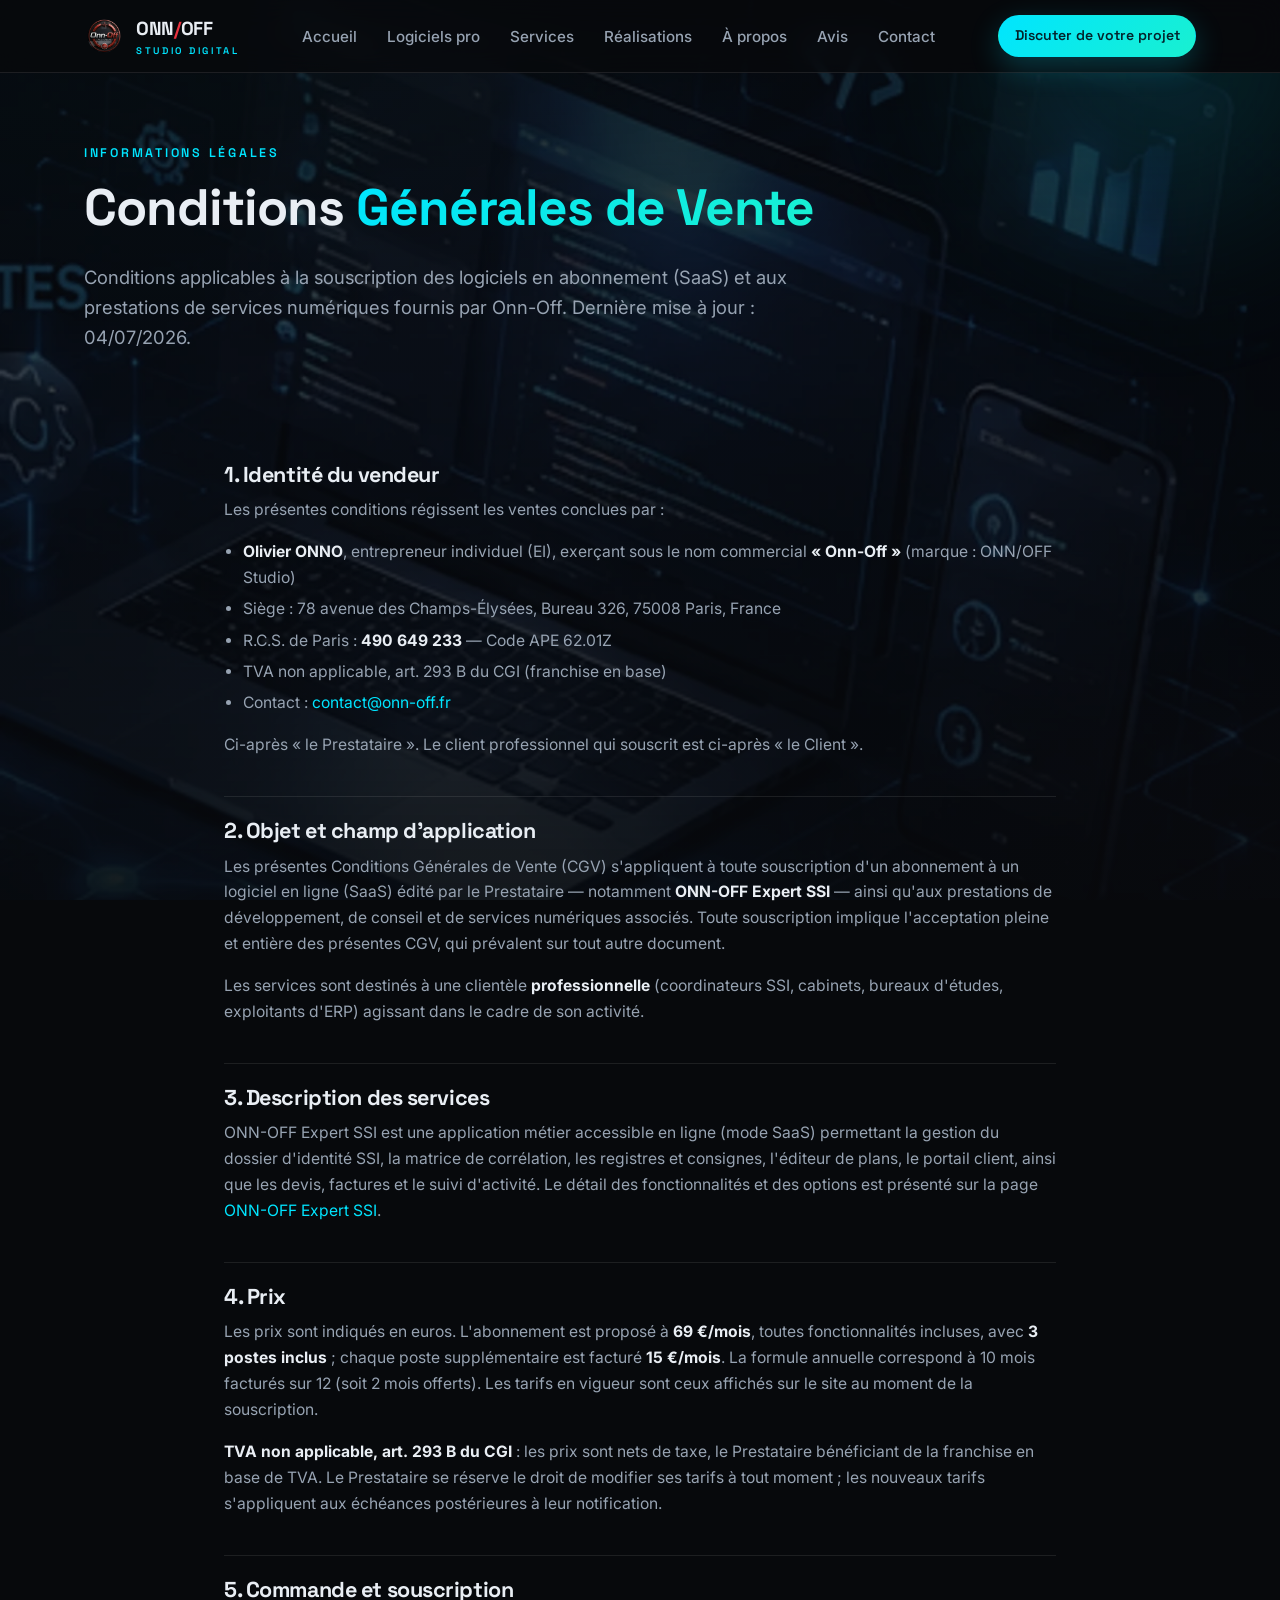
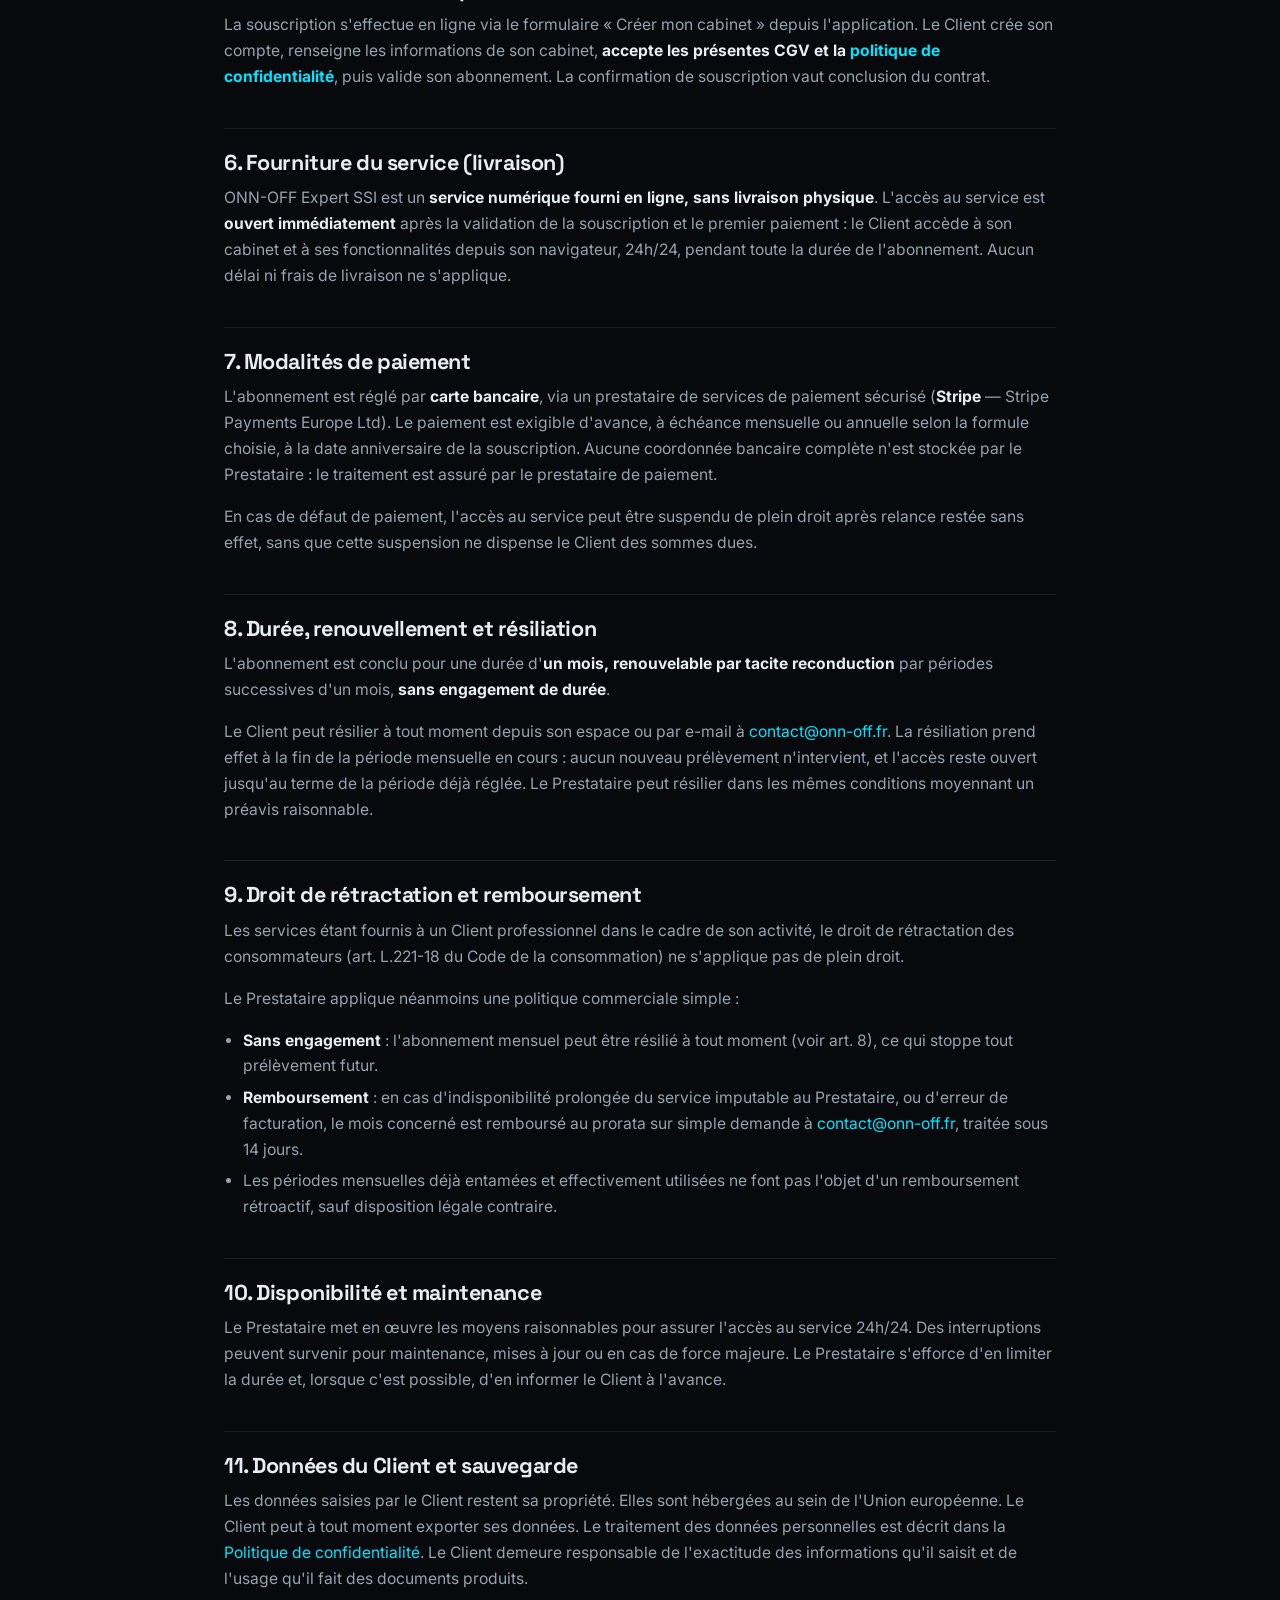
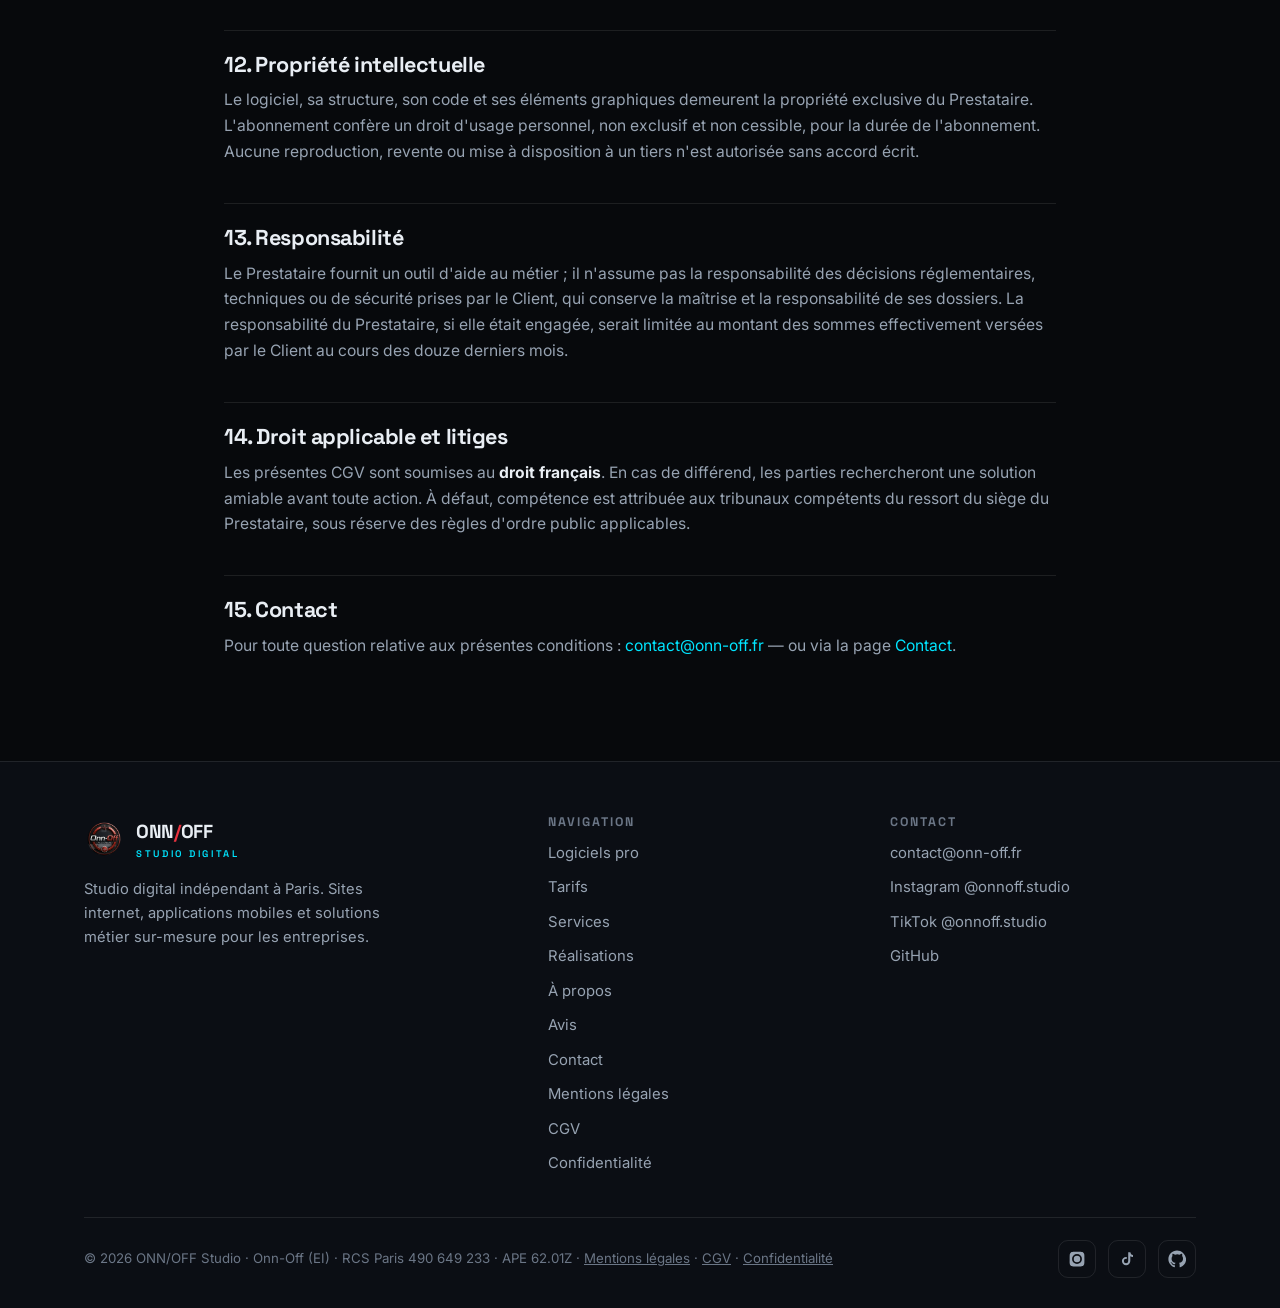
<file: cgv.html>
<!DOCTYPE html>
<html lang="fr">
<head>
<meta charset="UTF-8">
<meta name="viewport" content="width=device-width, initial-scale=1">
<title>Conditions Générales de Vente — ONN/OFF Studio · Paris</title>
<meta name="description" content="Conditions Générales de Vente et d'Abonnement ONN/OFF Studio : prix, paiement, durée, résiliation et remboursement.">
<meta name="robots" content="noindex,follow">
<link rel="icon" href="logo.png">
<link rel="preconnect" href="https://fonts.googleapis.com">
<link rel="preconnect" href="https://fonts.gstatic.com" crossorigin>
<link href="https://fonts.googleapis.com/css2?family=Inter:wght@400;500;600&family=Space+Grotesk:wght@500;600;700&display=swap" rel="stylesheet">
<link rel="stylesheet" href="style.css">
<link rel="canonical" href="https://studio.onn-off.fr/cgv.html">
</head>
<body>
<header class="site-header">
  <div class="container nav">
    <a href="index.html" class="brand">
      <img src="logo.png" alt="ONN/OFF Studio">
      <span>ONN<span class="slash">/</span>OFF<small>STUDIO DIGITAL</small></span>
    </a>
    <nav>
      <ul class="nav-links"><li><a href="index.html">Accueil</a></li><li><a href="index.html#logiciels-pro">Logiciels pro</a></li><li><a href="services.html">Services</a></li><li><a href="realisations.html">Réalisations</a></li><li><a href="a-propos.html">À propos</a></li><li><a href="avis.html">Avis</a></li><li><a href="contact.html">Contact</a></li></ul>
    </nav>
    <div class="nav-cta">
      <a href="contact.html" class="btn btn-primary btn-sm">Discuter de votre projet</a>
      <button class="burger" aria-label="Menu">
        <svg viewBox="0 0 24 24" fill="none" stroke="currentColor" stroke-width="2"><path d="M3 6h18M3 12h18M3 18h18"/></svg>
      </button>
    </div>
  </div>
</header>

<section class="page-hero"><div class="glow glow--cyan"></div>
  <div class="container reveal">
    <p class="eyebrow">Informations légales</p>
    <h1>Conditions <span class="grad-text">Générales de Vente</span></h1>
    <p class="lead">Conditions applicables à la souscription des logiciels en abonnement (SaaS) et aux prestations de services numériques fournis par Onn-Off. Dernière mise à jour&nbsp;: 04/07/2026.</p>
  </div>
</section>

<section class="section section--tight">
  <div class="container legal">
    <article class="reveal">
      <h2>1. Identité du vendeur</h2>
      <p>Les présentes conditions régissent les ventes conclues par&nbsp;:</p>
      <ul>
        <li><strong>Olivier ONNO</strong>, entrepreneur individuel (EI), exerçant sous le nom commercial <strong>« Onn-Off »</strong> (marque&nbsp;: ONN/OFF Studio)</li>
        <li>Siège&nbsp;: 78 avenue des Champs-Élysées, Bureau 326, 75008 Paris, France</li>
        <li>R.C.S. de Paris&nbsp;: <strong>490&nbsp;649&nbsp;233</strong> — Code APE 62.01Z</li>
        <li>TVA non applicable, art.&nbsp;293&nbsp;B du CGI (franchise en base)</li>
        <li>Contact&nbsp;: <a href="mailto:contact@onn-off.fr">contact@onn-off.fr</a></li>
      </ul>
      <p>Ci-après « le Prestataire ». Le client professionnel qui souscrit est ci-après « le Client ».</p>
    </article>

    <article class="reveal">
      <h2>2. Objet et champ d'application</h2>
      <p>Les présentes Conditions Générales de Vente (CGV) s'appliquent à toute souscription d'un abonnement à un logiciel en ligne (SaaS) édité par le Prestataire — notamment <strong>ONN-OFF Expert SSI</strong> — ainsi qu'aux prestations de développement, de conseil et de services numériques associés. Toute souscription implique l'acceptation pleine et entière des présentes CGV, qui prévalent sur tout autre document.</p>
      <p>Les services sont destinés à une clientèle <strong>professionnelle</strong> (coordinateurs SSI, cabinets, bureaux d'études, exploitants d'ERP) agissant dans le cadre de son activité.</p>
    </article>

    <article class="reveal">
      <h2>3. Description des services</h2>
      <p>ONN-OFF Expert SSI est une application métier accessible en ligne (mode SaaS) permettant la gestion du dossier d'identité SSI, la matrice de corrélation, les registres et consignes, l'éditeur de plans, le portail client, ainsi que les devis, factures et le suivi d'activité. Le détail des fonctionnalités et des options est présenté sur la page <a href="expert-ssi.html">ONN-OFF Expert SSI</a>.</p>
    </article>

    <article class="reveal">
      <h2>4. Prix</h2>
      <p>Les prix sont indiqués en euros. L'abonnement est proposé à <strong>69&nbsp;€/mois</strong>, toutes fonctionnalités incluses, avec <strong>3 postes inclus</strong>&nbsp;; chaque poste supplémentaire est facturé <strong>15&nbsp;€/mois</strong>. La formule annuelle correspond à 10 mois facturés sur 12 (soit 2 mois offerts). Les tarifs en vigueur sont ceux affichés sur le site au moment de la souscription.</p>
      <p><strong>TVA non applicable, art.&nbsp;293&nbsp;B du CGI</strong>&nbsp;: les prix sont nets de taxe, le Prestataire bénéficiant de la franchise en base de TVA. Le Prestataire se réserve le droit de modifier ses tarifs à tout moment&nbsp;; les nouveaux tarifs s'appliquent aux échéances postérieures à leur notification.</p>
    </article>

    <article class="reveal">
      <h2>5. Commande et souscription</h2>
      <p>La souscription s'effectue en ligne via le formulaire « Créer mon cabinet » depuis l'application. Le Client crée son compte, renseigne les informations de son cabinet, <strong>accepte les présentes CGV et la <a href="confidentialite.html">politique de confidentialité</a></strong>, puis valide son abonnement. La confirmation de souscription vaut conclusion du contrat.</p>
    </article>

    <article class="reveal">
      <h2>6. Fourniture du service (livraison)</h2>
      <p>ONN-OFF Expert SSI est un <strong>service numérique fourni en ligne, sans livraison physique</strong>. L'accès au service est <strong>ouvert immédiatement</strong> après la validation de la souscription et le premier paiement&nbsp;: le Client accède à son cabinet et à ses fonctionnalités depuis son navigateur, 24h/24, pendant toute la durée de l'abonnement. Aucun délai ni frais de livraison ne s'applique.</p>
    </article>

    <article class="reveal">
      <h2>7. Modalités de paiement</h2>
      <p>L'abonnement est réglé par <strong>carte bancaire</strong>, via un prestataire de services de paiement sécurisé (<strong>Stripe</strong> — Stripe Payments Europe Ltd). Le paiement est exigible d'avance, à échéance mensuelle ou annuelle selon la formule choisie, à la date anniversaire de la souscription. Aucune coordonnée bancaire complète n'est stockée par le Prestataire&nbsp;: le traitement est assuré par le prestataire de paiement.</p>
      <p>En cas de défaut de paiement, l'accès au service peut être suspendu de plein droit après relance restée sans effet, sans que cette suspension ne dispense le Client des sommes dues.</p>
    </article>

    <article class="reveal">
      <h2>8. Durée, renouvellement et résiliation</h2>
      <p>L'abonnement est conclu pour une durée d'<strong>un mois, renouvelable par tacite reconduction</strong> par périodes successives d'un mois, <strong>sans engagement de durée</strong>.</p>
      <p>Le Client peut résilier à tout moment depuis son espace ou par e-mail à <a href="mailto:contact@onn-off.fr">contact@onn-off.fr</a>. La résiliation prend effet à la fin de la période mensuelle en cours&nbsp;: aucun nouveau prélèvement n'intervient, et l'accès reste ouvert jusqu'au terme de la période déjà réglée. Le Prestataire peut résilier dans les mêmes conditions moyennant un préavis raisonnable.</p>
    </article>

    <article class="reveal">
      <h2 id="remboursement">9. Droit de rétractation et remboursement</h2>
      <p>Les services étant fournis à un Client professionnel dans le cadre de son activité, le droit de rétractation des consommateurs (art. L.221-18 du Code de la consommation) ne s'applique pas de plein droit.</p>
      <p>Le Prestataire applique néanmoins une politique commerciale simple&nbsp;:</p>
      <ul>
        <li><strong>Sans engagement</strong>&nbsp;: l'abonnement mensuel peut être résilié à tout moment (voir art. 8), ce qui stoppe tout prélèvement futur.</li>
        <li><strong>Remboursement</strong>&nbsp;: en cas d'indisponibilité prolongée du service imputable au Prestataire, ou d'erreur de facturation, le mois concerné est remboursé au prorata sur simple demande à <a href="mailto:contact@onn-off.fr">contact@onn-off.fr</a>, traitée sous 14&nbsp;jours.</li>
        <li>Les périodes mensuelles déjà entamées et effectivement utilisées ne font pas l'objet d'un remboursement rétroactif, sauf disposition légale contraire.</li>
      </ul>
    </article>

    <article class="reveal">
      <h2>10. Disponibilité et maintenance</h2>
      <p>Le Prestataire met en œuvre les moyens raisonnables pour assurer l'accès au service 24h/24. Des interruptions peuvent survenir pour maintenance, mises à jour ou en cas de force majeure. Le Prestataire s'efforce d'en limiter la durée et, lorsque c'est possible, d'en informer le Client à l'avance.</p>
    </article>

    <article class="reveal">
      <h2>11. Données du Client et sauvegarde</h2>
      <p>Les données saisies par le Client restent sa propriété. Elles sont hébergées au sein de l'Union européenne. Le Client peut à tout moment exporter ses données. Le traitement des données personnelles est décrit dans la <a href="confidentialite.html">Politique de confidentialité</a>. Le Client demeure responsable de l'exactitude des informations qu'il saisit et de l'usage qu'il fait des documents produits.</p>
    </article>

    <article class="reveal">
      <h2>12. Propriété intellectuelle</h2>
      <p>Le logiciel, sa structure, son code et ses éléments graphiques demeurent la propriété exclusive du Prestataire. L'abonnement confère un droit d'usage personnel, non exclusif et non cessible, pour la durée de l'abonnement. Aucune reproduction, revente ou mise à disposition à un tiers n'est autorisée sans accord écrit.</p>
    </article>

    <article class="reveal">
      <h2>13. Responsabilité</h2>
      <p>Le Prestataire fournit un outil d'aide au métier&nbsp;; il n'assume pas la responsabilité des décisions réglementaires, techniques ou de sécurité prises par le Client, qui conserve la maîtrise et la responsabilité de ses dossiers. La responsabilité du Prestataire, si elle était engagée, serait limitée au montant des sommes effectivement versées par le Client au cours des douze derniers mois.</p>
    </article>

    <article class="reveal">
      <h2>14. Droit applicable et litiges</h2>
      <p>Les présentes CGV sont soumises au <strong>droit français</strong>. En cas de différend, les parties rechercheront une solution amiable avant toute action. À défaut, compétence est attribuée aux tribunaux compétents du ressort du siège du Prestataire, sous réserve des règles d'ordre public applicables.</p>
    </article>

    <article class="reveal">
      <h2>15. Contact</h2>
      <p>Pour toute question relative aux présentes conditions&nbsp;: <a href="mailto:contact@onn-off.fr">contact@onn-off.fr</a> — ou via la page <a href="contact.html">Contact</a>.</p>
    </article>
  </div>
</section>

<footer class="site-footer">
  <div class="container">
    <div class="footer-top">
      <div>
        <a href="index.html" class="brand" style="margin-bottom:14px">
          <img src="logo.png" alt=""><span>ONN<span class="slash">/</span>OFF<small>STUDIO DIGITAL</small></span>
        </a>
        <p>Studio digital indépendant à Paris. Sites internet, applications mobiles et solutions métier sur-mesure pour les entreprises.</p>
      </div>
      <div class="footer-col">
        <h4>Navigation</h4>
        <a href="index.html#logiciels-pro">Logiciels pro</a>
        <a href="tarifs.html">Tarifs</a>
        <a href="services.html">Services</a>
        <a href="realisations.html">Réalisations</a>
        <a href="a-propos.html">À propos</a>
        <a href="avis.html">Avis</a>
        <a href="contact.html">Contact</a>
        <a href="mentions-legales.html">Mentions légales</a>
        <a href="cgv.html">CGV</a>
        <a href="confidentialite.html">Confidentialité</a>
      </div>
      <div class="footer-col">
        <h4>Contact</h4>
        <a href="mailto:contact@onn-off.fr">contact@onn-off.fr</a>
        <a href="https://www.instagram.com/onnoff.studio/" target="_blank" rel="noopener">Instagram @onnoff.studio</a>
        <a href="https://www.tiktok.com/@onnoff.studio" target="_blank" rel="noopener">TikTok @onnoff.studio</a>
        <a href="https://github.com/olivieronno-svg" target="_blank" rel="noopener">GitHub</a>
      </div>
    </div>
    <div class="footer-bottom">
      <small>&copy; <span id="year">2026</span> ONN/OFF Studio &middot; Onn-Off (EI) &middot; RCS Paris 490&nbsp;649&nbsp;233 &middot; APE 62.01Z &middot; <a href="mentions-legales.html" style="color:inherit;text-decoration:underline">Mentions légales</a> &middot; <a href="cgv.html" style="color:inherit;text-decoration:underline">CGV</a> &middot; <a href="confidentialite.html" style="color:inherit;text-decoration:underline">Confidentialité</a></small>
      <div class="socials">
        <a href="https://www.instagram.com/onnoff.studio/" target="_blank" rel="noopener" aria-label="Instagram"><svg viewBox="0 0 24 24"><path d="M12 2.2c3.2 0 3.6 0 4.9.07 1.2.06 1.8.25 2.2.42.6.2 1 .5 1.4.9.4.4.7.8.9 1.4.17.4.36 1 .42 2.2.06 1.3.07 1.7.07 4.9s0 3.6-.07 4.9c-.06 1.2-.25 1.8-.42 2.2-.2.6-.5 1-.9 1.4-.4.4-.8.7-1.4.9-.4.17-1 .36-2.2.42-1.3.06-1.7.07-4.9.07s-3.6 0-4.9-.07c-1.2-.06-1.8-.25-2.2-.42-.6-.2-1-.5-1.4-.9-.4-.4-.7-.8-.9-1.4-.17-.4-.36-1-.42-2.2C2.2 15.6 2.2 15.2 2.2 12s0-3.6.07-4.9c.06-1.2.25-1.8.42-2.2.2-.6.5-1 .9-1.4.4-.4.8-.7 1.4-.9.4-.17 1-.36 2.2-.42C8.4 2.2 8.8 2.2 12 2.2zm0 3.2A6.6 6.6 0 1018.6 12 6.6 6.6 0 0012 5.4zm0 10.9A4.3 4.3 0 1116.3 12 4.3 4.3 0 0112 16.3zm6.8-11.2a1.54 1.54 0 11-1.54-1.54 1.54 1.54 0 011.54 1.54z"/></svg></a>
        <a href="https://www.tiktok.com/@onnoff.studio" target="_blank" rel="noopener" aria-label="TikTok"><svg viewBox="0 0 24 24"><path d="M16.5 3c.3 2 1.5 3.5 3.5 3.8v2.6c-1.3.1-2.5-.3-3.6-1v6.4a5.6 5.6 0 11-5.6-5.6c.3 0 .6 0 .9.1v2.7a2.9 2.9 0 00-1-.2 2.9 2.9 0 102.9 2.9V3z"/></svg></a>
        <a href="https://github.com/olivieronno-svg" target="_blank" rel="noopener" aria-label="GitHub"><svg viewBox="0 0 24 24"><path d="M12 .5C5.7.5.5 5.7.5 12c0 5.1 3.3 9.4 7.9 10.9.6.1.8-.3.8-.6v-2c-3.2.7-3.9-1.5-3.9-1.5-.5-1.3-1.3-1.7-1.3-1.7-1.1-.7.1-.7.1-.7 1.2.1 1.8 1.2 1.8 1.2 1 1.8 2.8 1.3 3.5 1 .1-.8.4-1.3.7-1.6-2.6-.3-5.3-1.3-5.3-5.8 0-1.3.5-2.3 1.2-3.1-.1-.3-.5-1.5.1-3.1 0 0 1-.3 3.3 1.2a11.5 11.5 0 016 0c2.3-1.5 3.3-1.2 3.3-1.2.6 1.6.2 2.8.1 3.1.8.8 1.2 1.8 1.2 3.1 0 4.5-2.7 5.5-5.3 5.8.4.4.8 1.1.8 2.2v3.3c0 .3.2.7.8.6 4.6-1.5 7.9-5.8 7.9-10.9C23.5 5.7 18.3.5 12 .5z"/></svg></a>
      </div>
    </div>
  </div>
</footer>
<script src="main.js"></script>
</body>
</html>
</file>
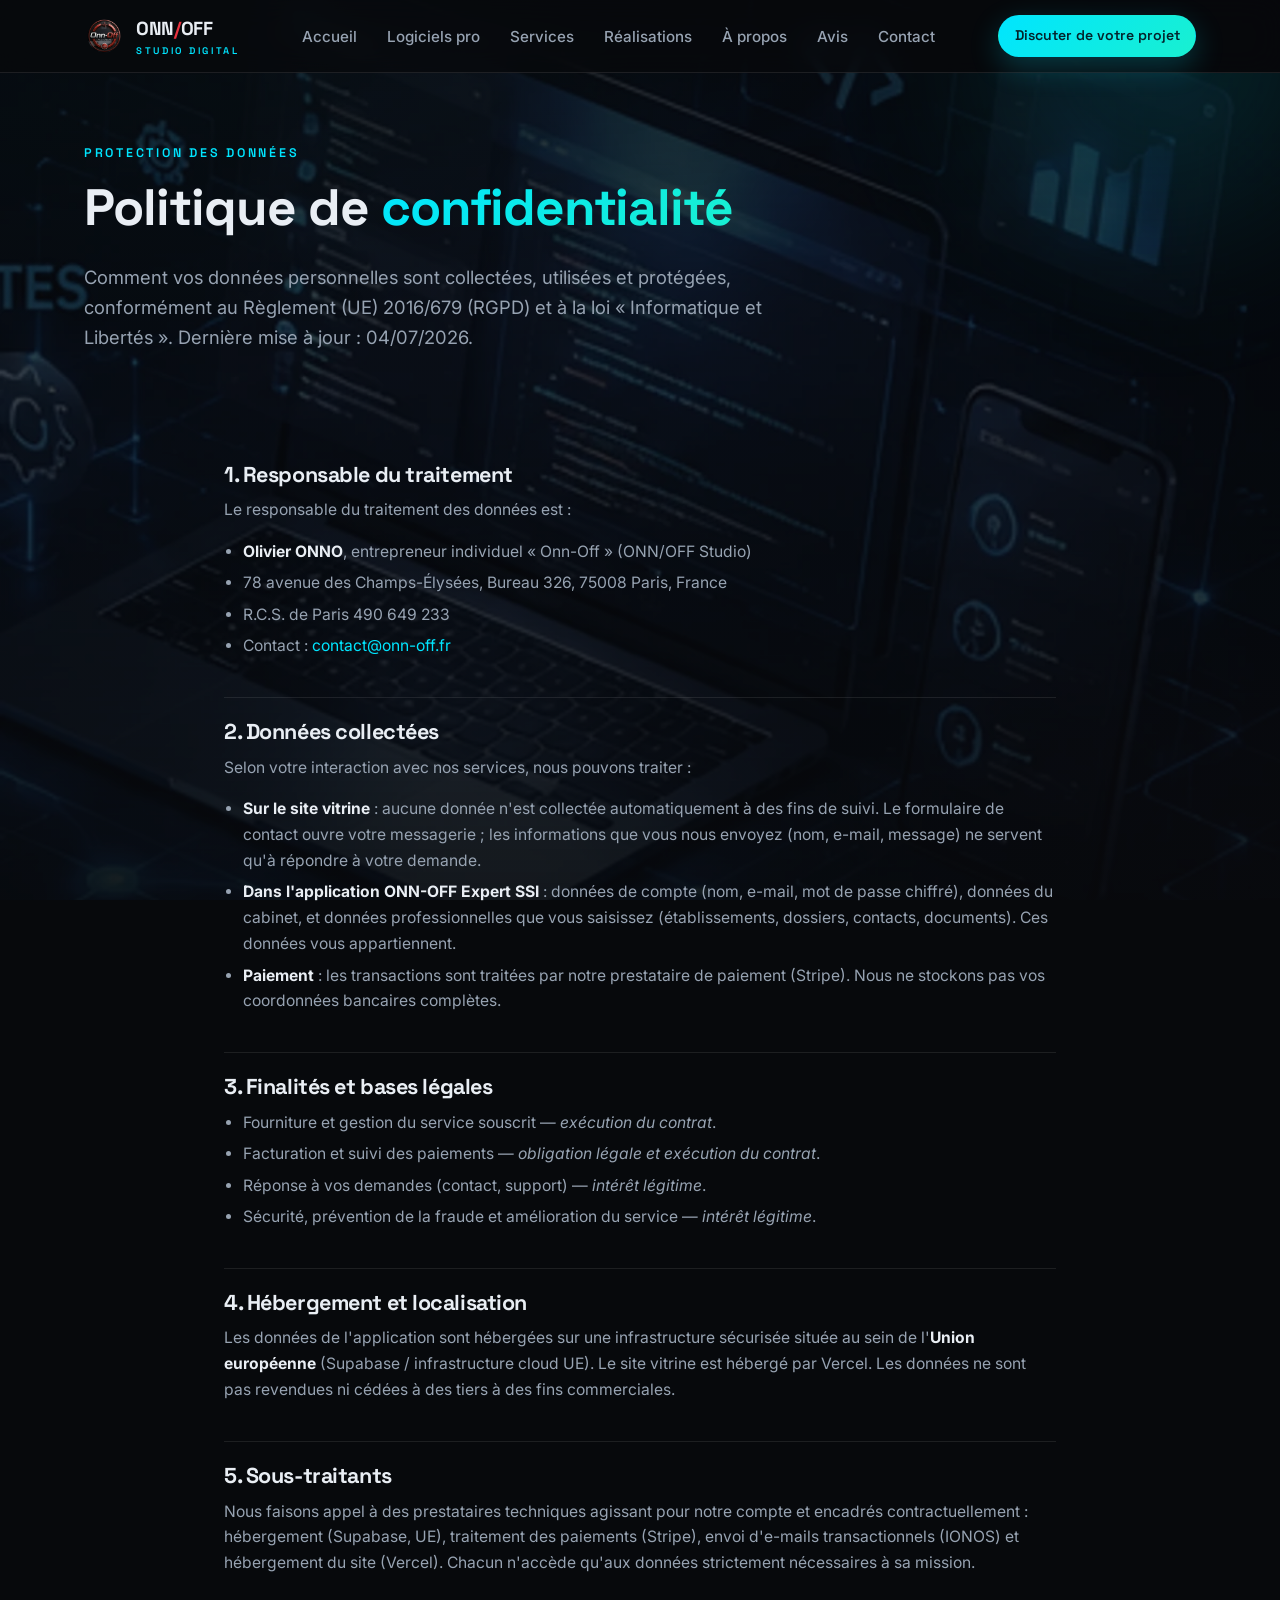
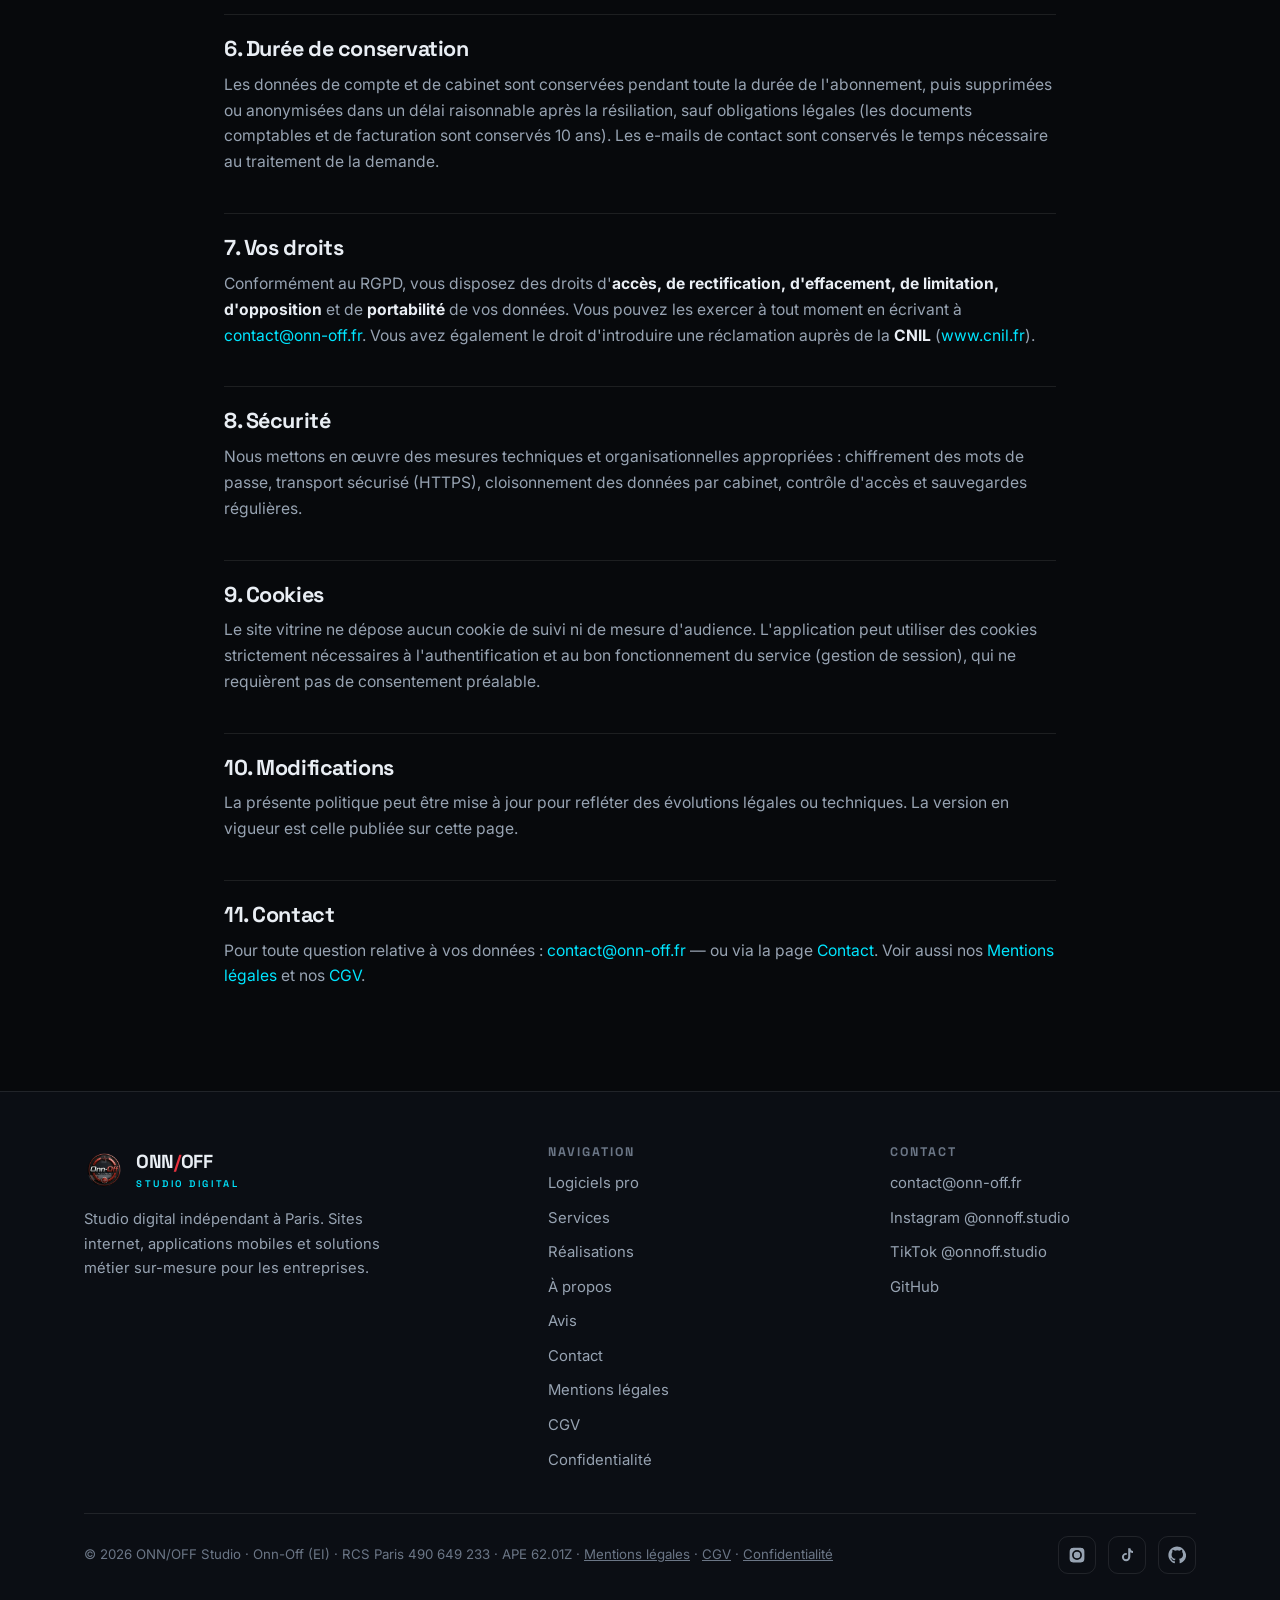
<file: confidentialite.html>
<!DOCTYPE html>
<html lang="fr">
<head>
<meta charset="UTF-8">
<meta name="viewport" content="width=device-width, initial-scale=1">
<title>Politique de confidentialité — ONN/OFF Studio · Paris</title>
<meta name="description" content="Politique de confidentialité et de protection des données personnelles (RGPD) d'ONN/OFF Studio — Onn-Off, RCS Paris 490 649 233.">
<meta name="robots" content="noindex,follow">
<link rel="icon" href="logo.png">
<link rel="preconnect" href="https://fonts.googleapis.com">
<link rel="preconnect" href="https://fonts.gstatic.com" crossorigin>
<link href="https://fonts.googleapis.com/css2?family=Inter:wght@400;500;600&family=Space+Grotesk:wght@500;600;700&display=swap" rel="stylesheet">
<link rel="stylesheet" href="style.css">
<link rel="canonical" href="https://studio.onn-off.fr/confidentialite.html">
</head>
<body>
<header class="site-header">
  <div class="container nav">
    <a href="index.html" class="brand">
      <img src="logo.png" alt="ONN/OFF Studio">
      <span>ONN<span class="slash">/</span>OFF<small>STUDIO DIGITAL</small></span>
    </a>
    <nav>
      <ul class="nav-links"><li><a href="index.html">Accueil</a></li><li><a href="index.html#logiciels-pro">Logiciels pro</a></li><li><a href="services.html">Services</a></li><li><a href="realisations.html">Réalisations</a></li><li><a href="a-propos.html">À propos</a></li><li><a href="avis.html">Avis</a></li><li><a href="contact.html">Contact</a></li></ul>
    </nav>
    <div class="nav-cta">
      <a href="contact.html" class="btn btn-primary btn-sm">Discuter de votre projet</a>
      <button class="burger" aria-label="Menu">
        <svg viewBox="0 0 24 24" fill="none" stroke="currentColor" stroke-width="2"><path d="M3 6h18M3 12h18M3 18h18"/></svg>
      </button>
    </div>
  </div>
</header>

<section class="page-hero"><div class="glow glow--cyan"></div>
  <div class="container reveal">
    <p class="eyebrow">Protection des données</p>
    <h1>Politique de <span class="grad-text">confidentialité</span></h1>
    <p class="lead">Comment vos données personnelles sont collectées, utilisées et protégées, conformément au Règlement (UE) 2016/679 (RGPD) et à la loi « Informatique et Libertés ». Dernière mise à jour&nbsp;: 04/07/2026.</p>
  </div>
</section>

<section class="section section--tight">
  <div class="container legal">
    <article class="reveal">
      <h2>1. Responsable du traitement</h2>
      <p>Le responsable du traitement des données est&nbsp;:</p>
      <ul>
        <li><strong>Olivier ONNO</strong>, entrepreneur individuel « Onn-Off » (ONN/OFF Studio)</li>
        <li>78 avenue des Champs-Élysées, Bureau 326, 75008 Paris, France</li>
        <li>R.C.S. de Paris 490&nbsp;649&nbsp;233</li>
        <li>Contact&nbsp;: <a href="mailto:contact@onn-off.fr">contact@onn-off.fr</a></li>
      </ul>
    </article>

    <article class="reveal">
      <h2>2. Données collectées</h2>
      <p>Selon votre interaction avec nos services, nous pouvons traiter&nbsp;:</p>
      <ul>
        <li><strong>Sur le site vitrine</strong>&nbsp;: aucune donnée n'est collectée automatiquement à des fins de suivi. Le formulaire de contact ouvre votre messagerie&nbsp;; les informations que vous nous envoyez (nom, e-mail, message) ne servent qu'à répondre à votre demande.</li>
        <li><strong>Dans l'application ONN-OFF Expert SSI</strong>&nbsp;: données de compte (nom, e-mail, mot de passe chiffré), données du cabinet, et données professionnelles que vous saisissez (établissements, dossiers, contacts, documents). Ces données vous appartiennent.</li>
        <li><strong>Paiement</strong>&nbsp;: les transactions sont traitées par notre prestataire de paiement (Stripe). Nous ne stockons pas vos coordonnées bancaires complètes.</li>
      </ul>
    </article>

    <article class="reveal">
      <h2>3. Finalités et bases légales</h2>
      <ul>
        <li>Fourniture et gestion du service souscrit — <em>exécution du contrat</em>.</li>
        <li>Facturation et suivi des paiements — <em>obligation légale et exécution du contrat</em>.</li>
        <li>Réponse à vos demandes (contact, support) — <em>intérêt légitime</em>.</li>
        <li>Sécurité, prévention de la fraude et amélioration du service — <em>intérêt légitime</em>.</li>
      </ul>
    </article>

    <article class="reveal">
      <h2>4. Hébergement et localisation</h2>
      <p>Les données de l'application sont hébergées sur une infrastructure sécurisée située au sein de l'<strong>Union européenne</strong> (Supabase / infrastructure cloud UE). Le site vitrine est hébergé par Vercel. Les données ne sont pas revendues ni cédées à des tiers à des fins commerciales.</p>
    </article>

    <article class="reveal">
      <h2>5. Sous-traitants</h2>
      <p>Nous faisons appel à des prestataires techniques agissant pour notre compte et encadrés contractuellement&nbsp;: hébergement (Supabase, UE), traitement des paiements (Stripe), envoi d'e-mails transactionnels (IONOS) et hébergement du site (Vercel). Chacun n'accède qu'aux données strictement nécessaires à sa mission.</p>
    </article>

    <article class="reveal">
      <h2>6. Durée de conservation</h2>
      <p>Les données de compte et de cabinet sont conservées pendant toute la durée de l'abonnement, puis supprimées ou anonymisées dans un délai raisonnable après la résiliation, sauf obligations légales (les documents comptables et de facturation sont conservés 10&nbsp;ans). Les e-mails de contact sont conservés le temps nécessaire au traitement de la demande.</p>
    </article>

    <article class="reveal">
      <h2>7. Vos droits</h2>
      <p>Conformément au RGPD, vous disposez des droits d'<strong>accès, de rectification, d'effacement, de limitation, d'opposition</strong> et de <strong>portabilité</strong> de vos données. Vous pouvez les exercer à tout moment en écrivant à <a href="mailto:contact@onn-off.fr">contact@onn-off.fr</a>. Vous avez également le droit d'introduire une réclamation auprès de la <strong>CNIL</strong> (<a href="https://www.cnil.fr" target="_blank" rel="noopener">www.cnil.fr</a>).</p>
    </article>

    <article class="reveal">
      <h2>8. Sécurité</h2>
      <p>Nous mettons en œuvre des mesures techniques et organisationnelles appropriées&nbsp;: chiffrement des mots de passe, transport sécurisé (HTTPS), cloisonnement des données par cabinet, contrôle d'accès et sauvegardes régulières.</p>
    </article>

    <article class="reveal">
      <h2>9. Cookies</h2>
      <p>Le site vitrine ne dépose aucun cookie de suivi ni de mesure d'audience. L'application peut utiliser des cookies strictement nécessaires à l'authentification et au bon fonctionnement du service (gestion de session), qui ne requièrent pas de consentement préalable.</p>
    </article>

    <article class="reveal">
      <h2>10. Modifications</h2>
      <p>La présente politique peut être mise à jour pour refléter des évolutions légales ou techniques. La version en vigueur est celle publiée sur cette page.</p>
    </article>

    <article class="reveal">
      <h2>11. Contact</h2>
      <p>Pour toute question relative à vos données&nbsp;: <a href="mailto:contact@onn-off.fr">contact@onn-off.fr</a> — ou via la page <a href="contact.html">Contact</a>. Voir aussi nos <a href="mentions-legales.html">Mentions légales</a> et nos <a href="cgv.html">CGV</a>.</p>
    </article>
  </div>
</section>

<footer class="site-footer">
  <div class="container">
    <div class="footer-top">
      <div>
        <a href="index.html" class="brand" style="margin-bottom:14px">
          <img src="logo.png" alt=""><span>ONN<span class="slash">/</span>OFF<small>STUDIO DIGITAL</small></span>
        </a>
        <p>Studio digital indépendant à Paris. Sites internet, applications mobiles et solutions métier sur-mesure pour les entreprises.</p>
      </div>
      <div class="footer-col">
        <h4>Navigation</h4>
        <a href="index.html#logiciels-pro">Logiciels pro</a>
        <a href="services.html">Services</a>
        <a href="realisations.html">Réalisations</a>
        <a href="a-propos.html">À propos</a>
        <a href="avis.html">Avis</a>
        <a href="contact.html">Contact</a>
        <a href="mentions-legales.html">Mentions légales</a>
        <a href="cgv.html">CGV</a>
        <a href="confidentialite.html">Confidentialité</a>
      </div>
      <div class="footer-col">
        <h4>Contact</h4>
        <a href="mailto:contact@onn-off.fr">contact@onn-off.fr</a>
        <a href="https://www.instagram.com/onnoff.studio/" target="_blank" rel="noopener">Instagram @onnoff.studio</a>
        <a href="https://www.tiktok.com/@onnoff.studio" target="_blank" rel="noopener">TikTok @onnoff.studio</a>
        <a href="https://github.com/olivieronno-svg" target="_blank" rel="noopener">GitHub</a>
      </div>
    </div>
    <div class="footer-bottom">
      <small>&copy; <span id="year">2026</span> ONN/OFF Studio &middot; Onn-Off (EI) &middot; RCS Paris 490&nbsp;649&nbsp;233 &middot; APE 62.01Z &middot; <a href="mentions-legales.html" style="color:inherit;text-decoration:underline">Mentions légales</a> &middot; <a href="cgv.html" style="color:inherit;text-decoration:underline">CGV</a> &middot; <a href="confidentialite.html" style="color:inherit;text-decoration:underline">Confidentialité</a></small>
      <div class="socials">
        <a href="https://www.instagram.com/onnoff.studio/" target="_blank" rel="noopener" aria-label="Instagram"><svg viewBox="0 0 24 24"><path d="M12 2.2c3.2 0 3.6 0 4.9.07 1.2.06 1.8.25 2.2.42.6.2 1 .5 1.4.9.4.4.7.8.9 1.4.17.4.36 1 .42 2.2.06 1.3.07 1.7.07 4.9s0 3.6-.07 4.9c-.06 1.2-.25 1.8-.42 2.2-.2.6-.5 1-.9 1.4-.4.4-.8.7-1.4.9-.4.17-1 .36-2.2.42-1.3.06-1.7.07-4.9.07s-3.6 0-4.9-.07c-1.2-.06-1.8-.25-2.2-.42-.6-.2-1-.5-1.4-.9-.4-.4-.7-.8-.9-1.4-.17-.4-.36-1-.42-2.2C2.2 15.6 2.2 15.2 2.2 12s0-3.6.07-4.9c.06-1.2.25-1.8.42-2.2.2-.6.5-1 .9-1.4.4-.4.8-.7 1.4-.9.4-.17 1-.36 2.2-.42C8.4 2.2 8.8 2.2 12 2.2zm0 3.2A6.6 6.6 0 1018.6 12 6.6 6.6 0 0012 5.4zm0 10.9A4.3 4.3 0 1116.3 12 4.3 4.3 0 0112 16.3zm6.8-11.2a1.54 1.54 0 11-1.54-1.54 1.54 1.54 0 011.54 1.54z"/></svg></a>
        <a href="https://www.tiktok.com/@onnoff.studio" target="_blank" rel="noopener" aria-label="TikTok"><svg viewBox="0 0 24 24"><path d="M16.5 3c.3 2 1.5 3.5 3.5 3.8v2.6c-1.3.1-2.5-.3-3.6-1v6.4a5.6 5.6 0 11-5.6-5.6c.3 0 .6 0 .9.1v2.7a2.9 2.9 0 00-1-.2 2.9 2.9 0 102.9 2.9V3z"/></svg></a>
        <a href="https://github.com/olivieronno-svg" target="_blank" rel="noopener" aria-label="GitHub"><svg viewBox="0 0 24 24"><path d="M12 .5C5.7.5.5 5.7.5 12c0 5.1 3.3 9.4 7.9 10.9.6.1.8-.3.8-.6v-2c-3.2.7-3.9-1.5-3.9-1.5-.5-1.3-1.3-1.7-1.3-1.7-1.1-.7.1-.7.1-.7 1.2.1 1.8 1.2 1.8 1.2 1 1.8 2.8 1.3 3.5 1 .1-.8.4-1.3.7-1.6-2.6-.3-5.3-1.3-5.3-5.8 0-1.3.5-2.3 1.2-3.1-.1-.3-.5-1.5.1-3.1 0 0 1-.3 3.3 1.2a11.5 11.5 0 016 0c2.3-1.5 3.3-1.2 3.3-1.2.6 1.6.2 2.8.1 3.1.8.8 1.2 1.8 1.2 3.1 0 4.5-2.7 5.5-5.3 5.8.4.4.8 1.1.8 2.2v3.3c0 .3.2.7.8.6 4.6-1.5 7.9-5.8 7.9-10.9C23.5 5.7 18.3.5 12 .5z"/></svg></a>
      </div>
    </div>
  </div>
</footer>
<script src="main.js"></script>
</body>
</html>
</file>
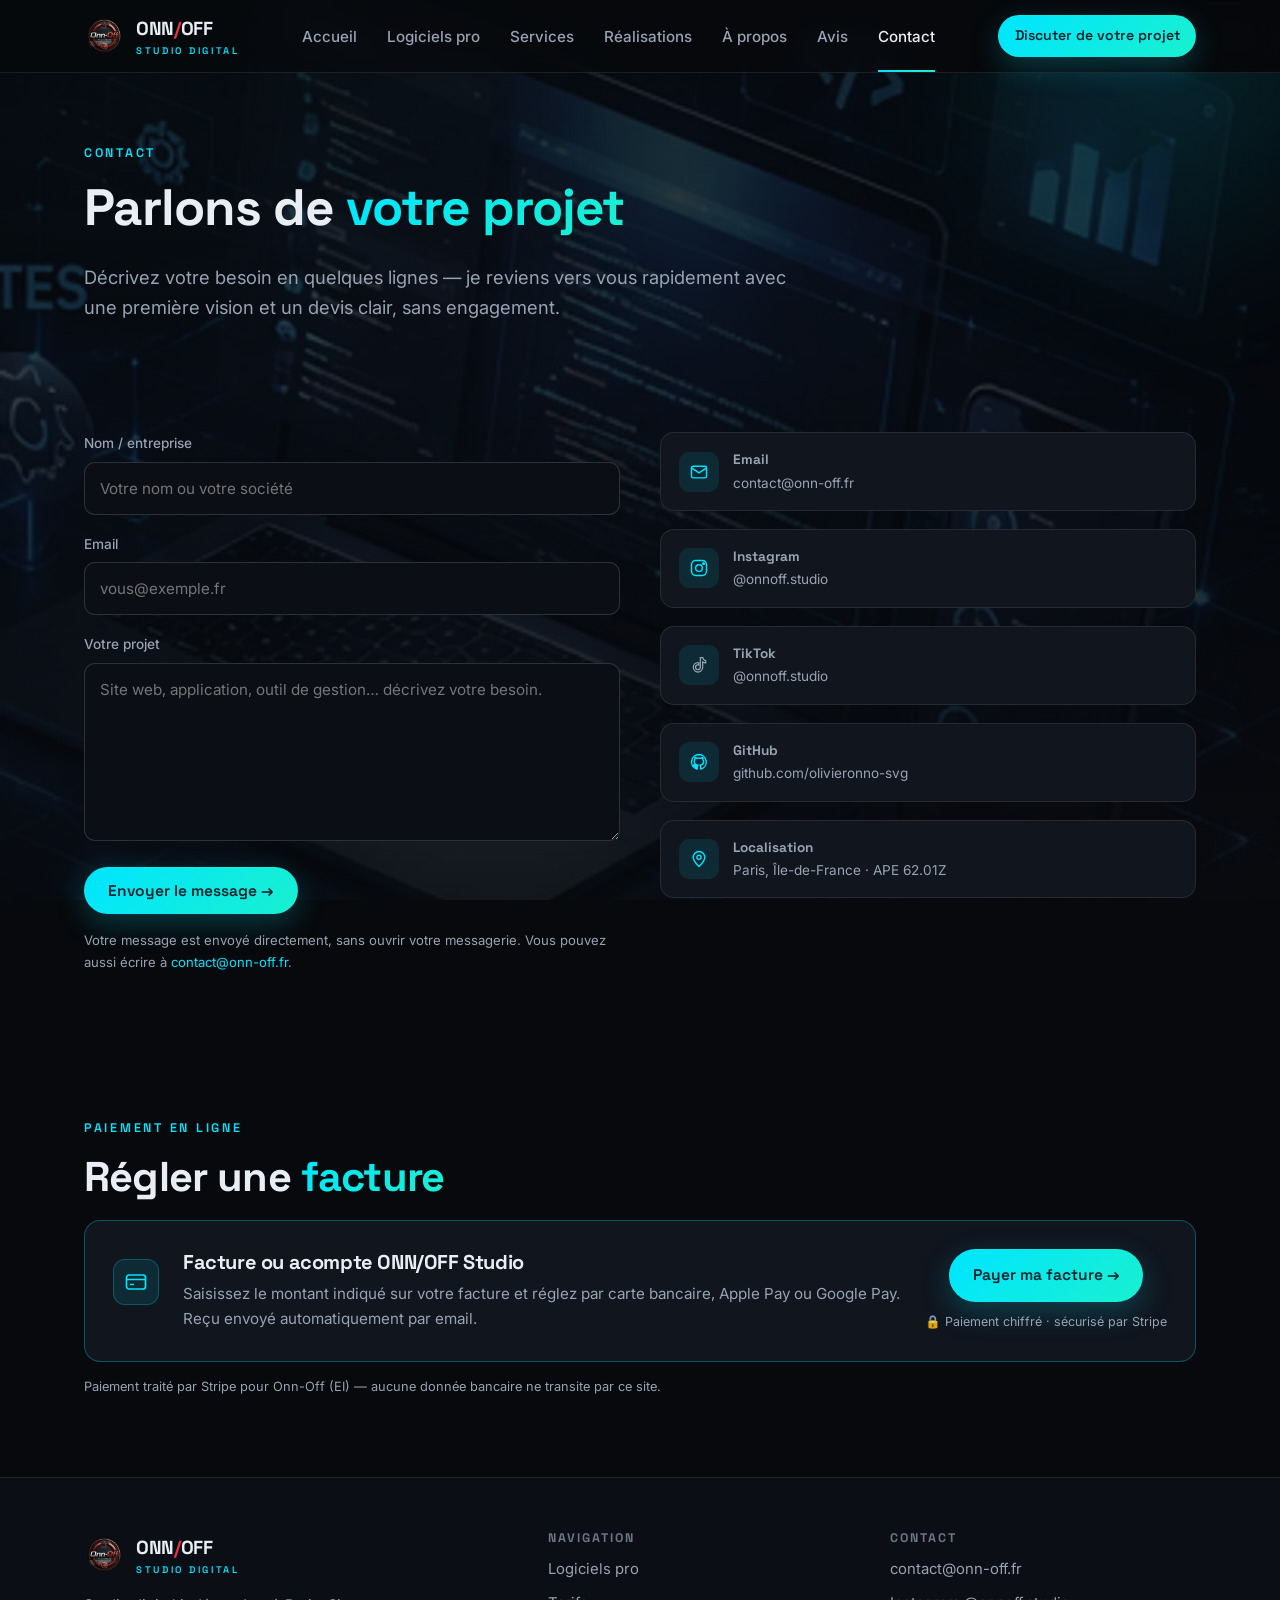
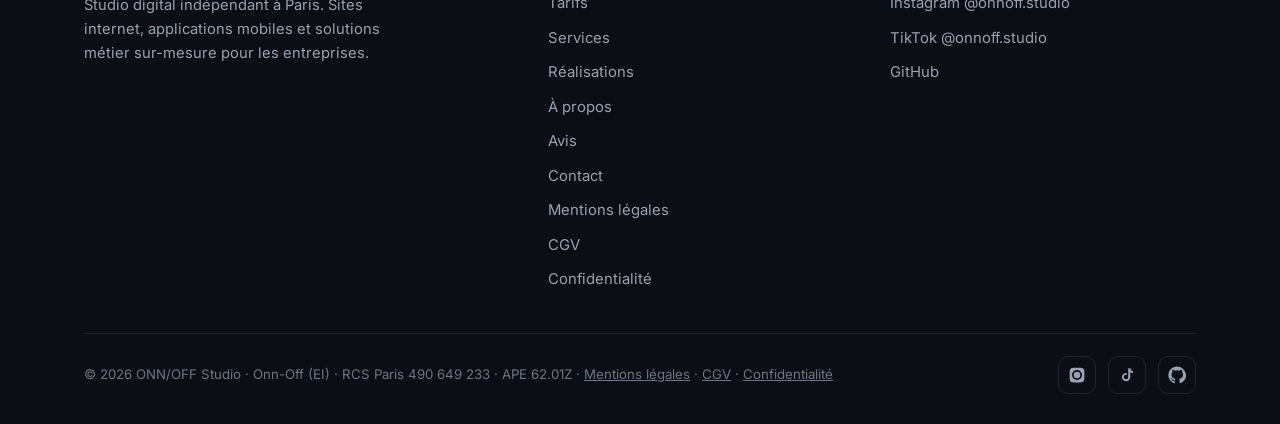
<file: contact.html>
<!DOCTYPE html>
<html lang="fr">
<head>
<meta charset="UTF-8">
<meta name="viewport" content="width=device-width, initial-scale=1">
<title>Contact — ONN/OFF Studio · Devis gratuit</title>
<meta name="description" content="Contactez ONN/OFF Studio à Paris pour votre site internet, application mobile ou solution métier sur-mesure. Devis gratuit et sans engagement.">
<meta property="og:title" content="Contact — ONN/OFF Studio · Devis gratuit">
<meta property="og:description" content="Contactez ONN/OFF Studio à Paris pour votre site internet, application mobile ou solution métier sur-mesure. Devis gratuit et sans engagement.">
<meta property="og:image" content="og-banner.png">
<link rel="icon" href="logo.png">
<link rel="preconnect" href="https://fonts.googleapis.com">
<link rel="preconnect" href="https://fonts.gstatic.com" crossorigin>
<link href="https://fonts.googleapis.com/css2?family=Inter:wght@400;500;600&family=Space+Grotesk:wght@500;600;700&display=swap" rel="stylesheet">
<link rel="stylesheet" href="style.css">
<link rel="canonical" href="https://studio.onn-off.fr/contact.html">
<script type="application/ld+json">
{
    "@context":  "https://schema.org",
    "@type":  "ContactPage",
    "@id":  "https://studio.onn-off.fr/contact.html#page",
    "url":  "https://studio.onn-off.fr/contact.html",
    "name":  "Contact — ONN/OFF Studio · Devis gratuit",
    "description":  "Contactez ONN/OFF Studio à Paris pour votre site internet, application mobile ou solution métier sur-mesure. Devis gratuit et sans engagement.",
    "inLanguage":  "fr-FR",
    "isPartOf":  {
                     "@type":  "WebSite",
                     "@id":  "https://studio.onn-off.fr/#site",
                     "url":  "https://studio.onn-off.fr/",
                     "name":  "ONN/OFF Studio"
                 },
    "publisher":  {
                      "@id":  "https://studio.onn-off.fr/#organisation"
                  },
    "breadcrumb":  {
                       "@type":  "BreadcrumbList",
                       "itemListElement":  [
                                               {
                                                   "@type":  "ListItem",
                                                   "position":  1,
                                                   "name":  "Accueil",
                                                   "item":  "https://studio.onn-off.fr/"
                                               },
                                               {
                                                   "@type":  "ListItem",
                                                   "position":  2,
                                                   "name":  "Contact",
                                                   "item":  "https://studio.onn-off.fr/contact.html"
                                               }
                                           ]
                   }
}
</script>
</head>
<body>
<header class="site-header">
  <div class="container nav">
    <a href="index.html" class="brand">
      <img src="logo.png" alt="ONN/OFF Studio">
      <span>ONN<span class="slash">/</span>OFF<small>STUDIO DIGITAL</small></span>
    </a>
    <nav>
      <ul class="nav-links"><li><a href="index.html">Accueil</a></li><li><a href="index.html#logiciels-pro">Logiciels pro</a></li><li><a href="services.html">Services</a></li><li><a href="realisations.html">Réalisations</a></li><li><a href="a-propos.html">À propos</a></li><li><a href="avis.html">Avis</a></li><li><a href="contact.html" class="active">Contact</a></li></ul>
    </nav>
    <div class="nav-cta">
      <a href="contact.html" class="btn btn-primary btn-sm">Discuter de votre projet</a>
      <button class="burger" aria-label="Menu">
        <svg viewBox="0 0 24 24" fill="none" stroke="currentColor" stroke-width="2"><path d="M3 6h18M3 12h18M3 18h18"/></svg>
      </button>
    </div>
  </div>
</header>

<section class="page-hero"><div class="glow glow--cyan"></div>
  <div class="container reveal">
    <p class="eyebrow">Contact</p>
    <h1>Parlons de <span class="grad-text">votre projet</span></h1>
    <p class="lead">Décrivez votre besoin en quelques lignes — je reviens vers vous rapidement avec une première vision et un devis clair, sans engagement.</p>
  </div>
</section>

<section class="section section--tight">
  <div class="container contact-grid">
    <div class="reveal">
      <form id="contact-form">
        <div class="field"><label for="nom">Nom / entreprise</label><input id="nom" name="nom" type="text" placeholder="Votre nom ou votre société" required></div>
        <div class="field"><label for="email">Email</label><input id="email" name="email" type="email" placeholder="vous@exemple.fr" required></div>
        <div class="field"><label for="message">Votre projet</label><textarea id="message" name="message" rows="6" placeholder="Site web, application, outil de gestion… décrivez votre besoin." required></textarea></div>
        <div style="position:absolute;left:-9999px" aria-hidden="true"><label for="website">Site web</label><input id="website" name="website" type="text" tabindex="-1" autocomplete="off"></div>
        <button type="submit" class="btn btn-primary">Envoyer le message &rarr;</button>
        <p id="form-status" role="status" style="font-size:.9rem;margin-top:12px"></p>
        <p class="muted" style="font-size:.82rem;margin-top:14px">Votre message est envoyé directement, sans ouvrir votre messagerie. Vous pouvez aussi écrire à <a href="mailto:contact@onn-off.fr" style="color:var(--cyan)">contact@onn-off.fr</a>.</p>
      </form>
    </div>
    <div class="reveal">
      <div class="contact-info">
        <a href="mailto:contact@onn-off.fr"><span class="ci-ico"><svg viewBox="0 0 24 24"><rect x="3" y="5" width="18" height="14" rx="2"/><path d="M3 7l9 6 9-6"/></svg></span><span><b>Email</b><span>contact@onn-off.fr</span></span></a>
        <a href="https://www.instagram.com/onnoff.studio/" target="_blank" rel="noopener"><span class="ci-ico"><svg viewBox="0 0 24 24"><rect x="3" y="3" width="18" height="18" rx="5"/><circle cx="12" cy="12" r="4"/><circle cx="17.5" cy="6.5" r="1"/></svg></span><span><b>Instagram</b><span>@onnoff.studio</span></span></a>
        <a href="https://www.tiktok.com/@onnoff.studio" target="_blank" rel="noopener"><span class="ci-ico"><svg viewBox="0 0 24 24"><path d="M16.5 3c.3 2 1.5 3.5 3.5 3.8v2.6c-1.3.1-2.5-.3-3.6-1v6.4a5.6 5.6 0 11-5.6-5.6c.3 0 .6 0 .9.1v2.7a2.9 2.9 0 00-1-.2 2.9 2.9 0 102.9 2.9V3z" fill="none" stroke="currentColor" stroke-width="1.5"/></svg></span><span><b>TikTok</b><span>@onnoff.studio</span></span></a>
        <a href="https://github.com/olivieronno-svg" target="_blank" rel="noopener"><span class="ci-ico"><svg viewBox="0 0 24 24"><path d="M12 3a9 9 0 00-2.8 17.5c.4.1.6-.2.6-.4v-1.6c-2.5.5-3-1.2-3-1.2-.4-1-1-1.3-1-1.3-.8-.5 0-.5 0-.5.9.1 1.4.9 1.4.9.8 1.3 2.1 1 2.6.7.1-.6.3-1 .6-1.2-2-.2-4.1-1-4.1-4.4 0-1 .3-1.8.9-2.4-.1-.2-.4-1.1.1-2.4 0 0 .7-.2 2.4.9a8.3 8.3 0 014.4 0c1.7-1.1 2.4-.9 2.4-.9.5 1.3.2 2.2.1 2.4.5.6.9 1.4.9 2.4 0 3.4-2.1 4.2-4.1 4.4.3.3.6.8.6 1.7v2.5c0 .2.2.5.6.4A9 9 0 0012 3z"/></svg></span><span><b>GitHub</b><span>github.com/olivieronno-svg</span></span></a>
        <a style="cursor:default"><span class="ci-ico"><svg viewBox="0 0 24 24"><path d="M12 21s7-6.5 7-11a7 7 0 10-14 0c0 4.5 7 11 7 11z"/><circle cx="12" cy="10" r="2.5"/></svg></span><span><b>Localisation</b><span>Paris, Île-de-France · APE 62.01Z</span></span></a>
      </div>
    </div>
  </div>
</section>

<section class="section section--tight">
  <div class="container reveal">
    <p class="eyebrow">Paiement en ligne</p>
    <h2 style="margin-bottom:20px">Régler une <span class="grad-text">facture</span></h2>
    <div class="card card--accent" style="display:flex;flex-wrap:wrap;align-items:center;gap:24px">
      <span class="ico"><svg viewBox="0 0 24 24"><rect x="2.5" y="5" width="19" height="14" rx="2.5"/><path d="M2.5 9.5h19M6 14.5h4"/></svg></span>
      <div style="flex:1 1 300px">
        <h3>Facture ou acompte ONN/OFF Studio</h3>
        <p>Saisissez le montant indiqué sur votre facture et réglez par carte bancaire, Apple&nbsp;Pay ou Google&nbsp;Pay. Reçu envoyé automatiquement par email.</p>
      </div>
      <div style="text-align:center">
        <!--
          Lien recréé le 14/08/2026 sur le compte Stripe propre à ONN/OFF
          Studio. L'ancien encaissait sur un compte partagé par quatre
          applications : le client y voyait « Olivier ONNO » sur sa page de
          paiement et son relevé, et chaque règlement de facture y produisait
          un événement diffusé aux webhooks des autres produits.
        -->
        <a class="btn btn-primary" href="https://buy.stripe.com/aFaeVd8M176t8QL8uIaR200" target="_blank" rel="noopener">Payer ma facture &rarr;</a>
        <p class="muted" style="font-size:.78rem;margin:10px 0 0">🔒 Paiement chiffré &middot; sécurisé par Stripe</p>
      </div>
    </div>
    <p class="muted" style="font-size:.8rem;margin-top:14px">Paiement traité par Stripe pour Onn-Off (EI) — aucune donnée bancaire ne transite par ce site.</p>
  </div>
</section>
<footer class="site-footer">
  <div class="container">
    <div class="footer-top">
      <div>
        <a href="index.html" class="brand" style="margin-bottom:14px">
          <img src="logo.png" alt=""><span>ONN<span class="slash">/</span>OFF<small>STUDIO DIGITAL</small></span>
        </a>
        <p>Studio digital indépendant à Paris. Sites internet, applications mobiles et solutions métier sur-mesure pour les entreprises.</p>
      </div>
      <div class="footer-col">
        <h4>Navigation</h4>
        <a href="index.html#logiciels-pro">Logiciels pro</a>
        <a href="tarifs.html">Tarifs</a>
        <a href="services.html">Services</a>
        <a href="realisations.html">Réalisations</a>
        <a href="a-propos.html">À propos</a>
        <a href="avis.html">Avis</a>
        <a href="contact.html">Contact</a>
        <a href="mentions-legales.html">Mentions légales</a>
        <a href="cgv.html">CGV</a>
        <a href="confidentialite.html">Confidentialité</a>
      </div>
      <div class="footer-col">
        <h4>Contact</h4>
        <a href="mailto:contact@onn-off.fr">contact@onn-off.fr</a>
        <a href="https://www.instagram.com/onnoff.studio/" target="_blank" rel="noopener">Instagram @onnoff.studio</a>
        <a href="https://www.tiktok.com/@onnoff.studio" target="_blank" rel="noopener">TikTok @onnoff.studio</a>
        <a href="https://github.com/olivieronno-svg" target="_blank" rel="noopener">GitHub</a>
      </div>
    </div>
    <div class="footer-bottom">
      <small>&copy; <span id="year">2026</span> ONN/OFF Studio &middot; Onn-Off (EI) &middot; RCS Paris 490&nbsp;649&nbsp;233 &middot; APE 62.01Z &middot; <a href="mentions-legales.html" style="color:inherit;text-decoration:underline">Mentions légales</a> &middot; <a href="cgv.html" style="color:inherit;text-decoration:underline">CGV</a> &middot; <a href="confidentialite.html" style="color:inherit;text-decoration:underline">Confidentialité</a></small>
      <div class="socials">
        <a href="https://www.instagram.com/onnoff.studio/" target="_blank" rel="noopener" aria-label="Instagram"><svg viewBox="0 0 24 24"><path d="M12 2.2c3.2 0 3.6 0 4.9.07 1.2.06 1.8.25 2.2.42.6.2 1 .5 1.4.9.4.4.7.8.9 1.4.17.4.36 1 .42 2.2.06 1.3.07 1.7.07 4.9s0 3.6-.07 4.9c-.06 1.2-.25 1.8-.42 2.2-.2.6-.5 1-.9 1.4-.4.4-.8.7-1.4.9-.4.17-1 .36-2.2.42-1.3.06-1.7.07-4.9.07s-3.6 0-4.9-.07c-1.2-.06-1.8-.25-2.2-.42-.6-.2-1-.5-1.4-.9-.4-.4-.7-.8-.9-1.4-.17-.4-.36-1-.42-2.2C2.2 15.6 2.2 15.2 2.2 12s0-3.6.07-4.9c.06-1.2.25-1.8.42-2.2.2-.6.5-1 .9-1.4.4-.4.8-.7 1.4-.9.4-.17 1-.36 2.2-.42C8.4 2.2 8.8 2.2 12 2.2zm0 3.2A6.6 6.6 0 1018.6 12 6.6 6.6 0 0012 5.4zm0 10.9A4.3 4.3 0 1116.3 12 4.3 4.3 0 0112 16.3zm6.8-11.2a1.54 1.54 0 11-1.54-1.54 1.54 1.54 0 011.54 1.54z"/></svg></a>
        <a href="https://www.tiktok.com/@onnoff.studio" target="_blank" rel="noopener" aria-label="TikTok"><svg viewBox="0 0 24 24"><path d="M16.5 3c.3 2 1.5 3.5 3.5 3.8v2.6c-1.3.1-2.5-.3-3.6-1v6.4a5.6 5.6 0 11-5.6-5.6c.3 0 .6 0 .9.1v2.7a2.9 2.9 0 00-1-.2 2.9 2.9 0 102.9 2.9V3z"/></svg></a>
        <a href="https://github.com/olivieronno-svg" target="_blank" rel="noopener" aria-label="GitHub"><svg viewBox="0 0 24 24"><path d="M12 .5C5.7.5.5 5.7.5 12c0 5.1 3.3 9.4 7.9 10.9.6.1.8-.3.8-.6v-2c-3.2.7-3.9-1.5-3.9-1.5-.5-1.3-1.3-1.7-1.3-1.7-1.1-.7.1-.7.1-.7 1.2.1 1.8 1.2 1.8 1.2 1 1.8 2.8 1.3 3.5 1 .1-.8.4-1.3.7-1.6-2.6-.3-5.3-1.3-5.3-5.8 0-1.3.5-2.3 1.2-3.1-.1-.3-.5-1.5.1-3.1 0 0 1-.3 3.3 1.2a11.5 11.5 0 016 0c2.3-1.5 3.3-1.2 3.3-1.2.6 1.6.2 2.8.1 3.1.8.8 1.2 1.8 1.2 3.1 0 4.5-2.7 5.5-5.3 5.8.4.4.8 1.1.8 2.2v3.3c0 .3.2.7.8.6 4.6-1.5 7.9-5.8 7.9-10.9C23.5 5.7 18.3.5 12 .5z"/></svg></a>
      </div>
    </div>
  </div>
</footer>
<script src="main.js"></script>
</body>
</html>
</file>
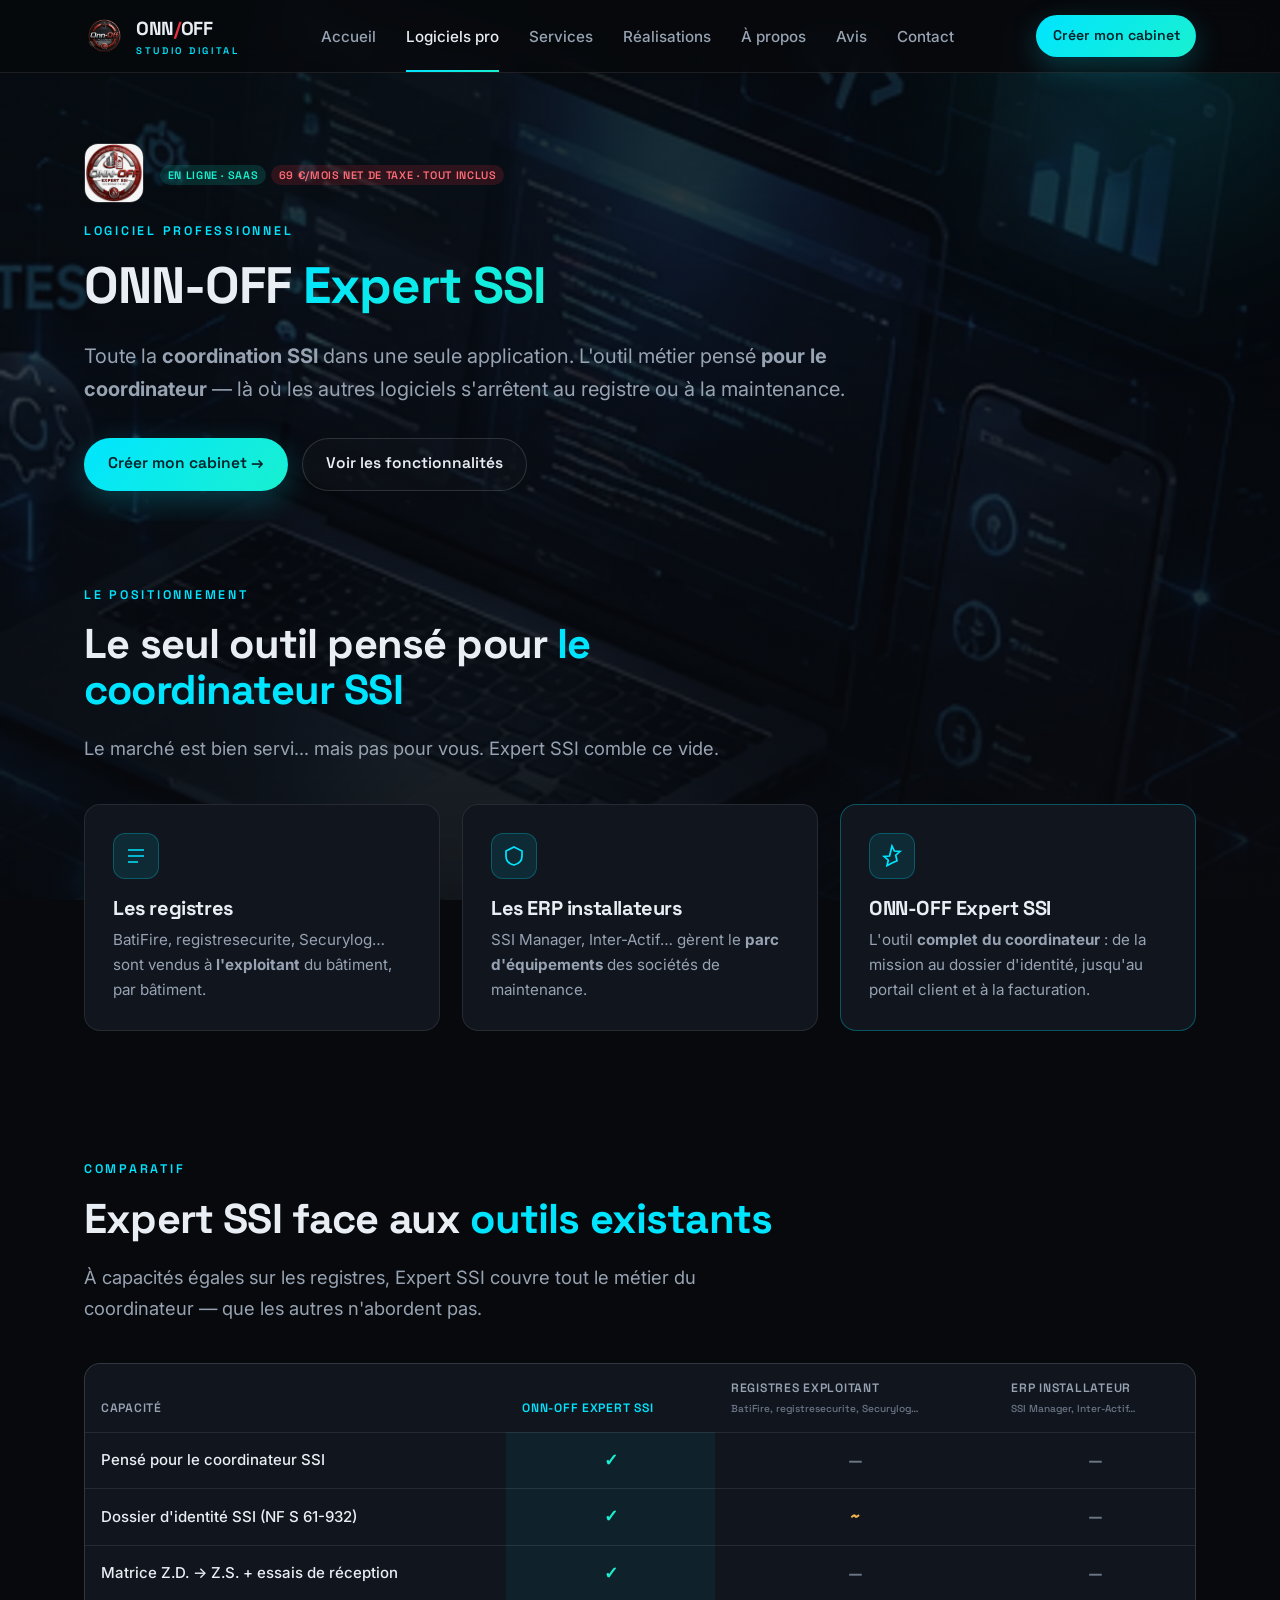
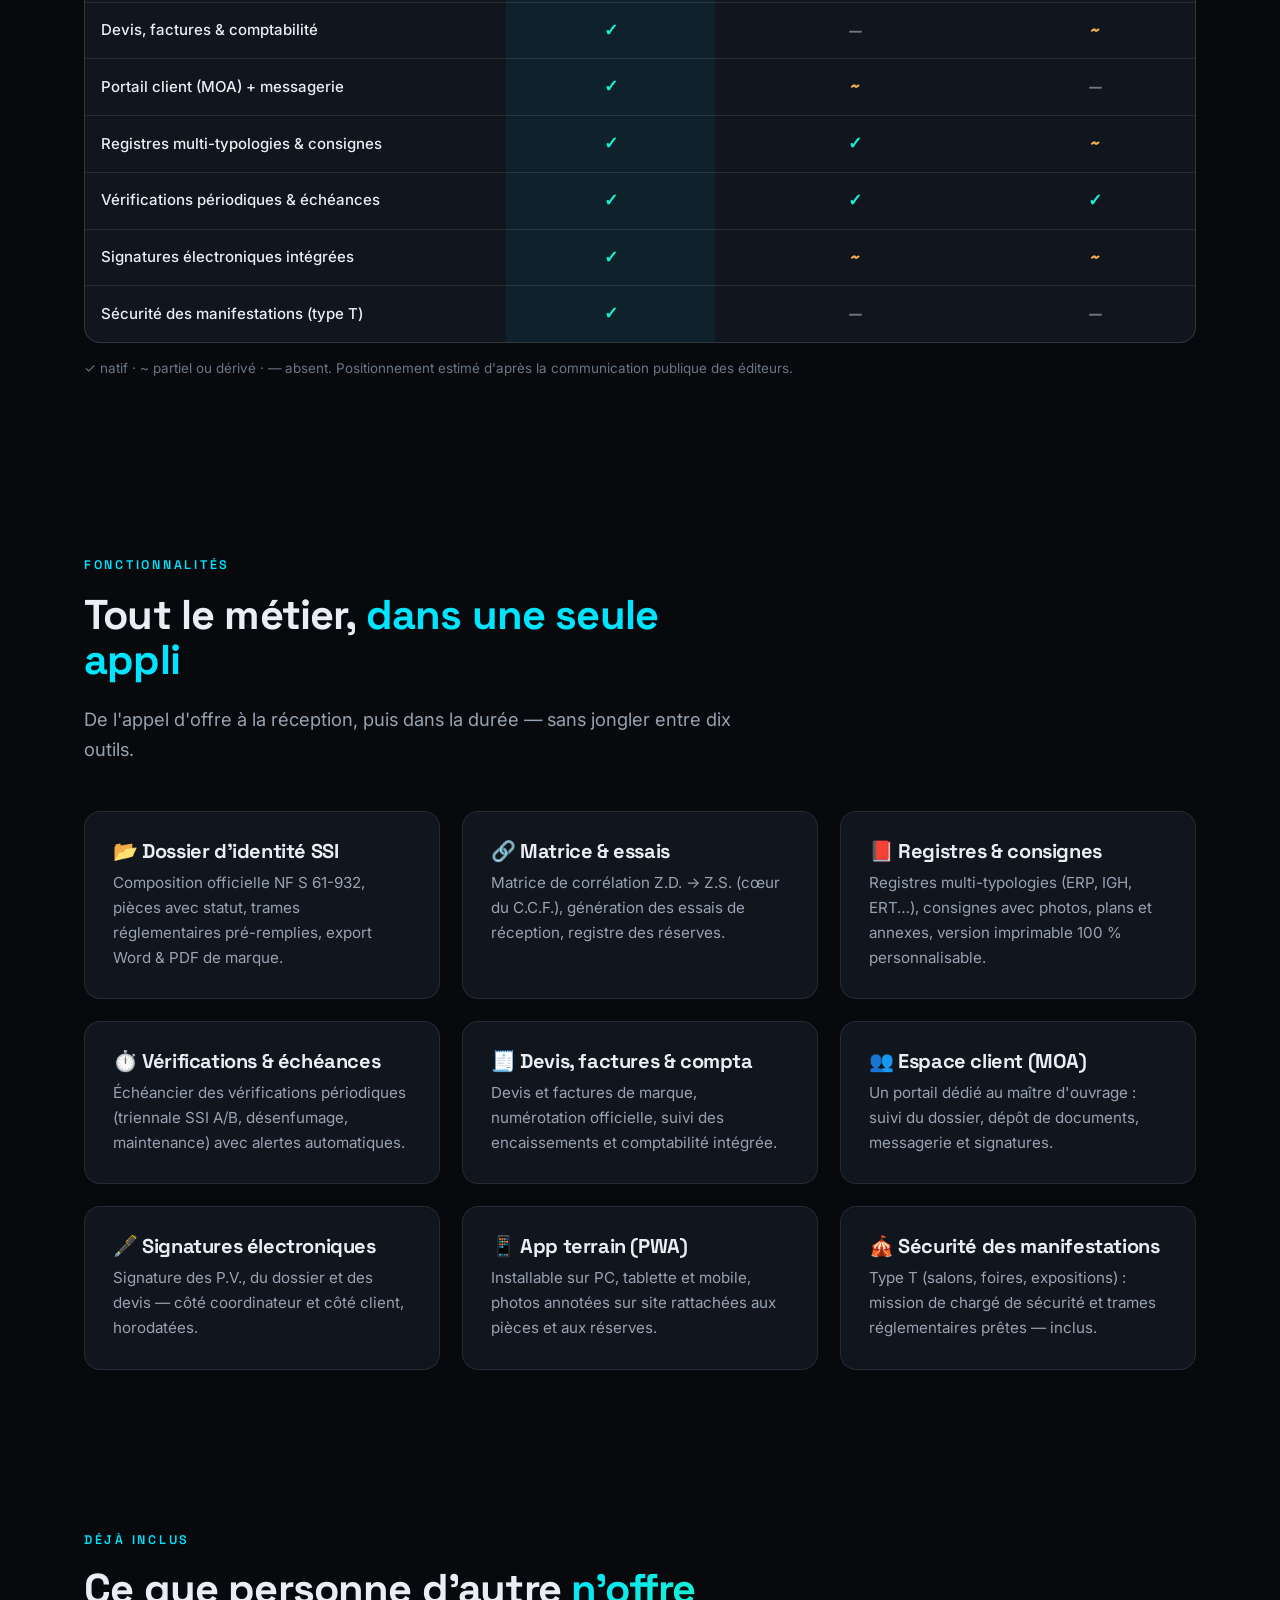
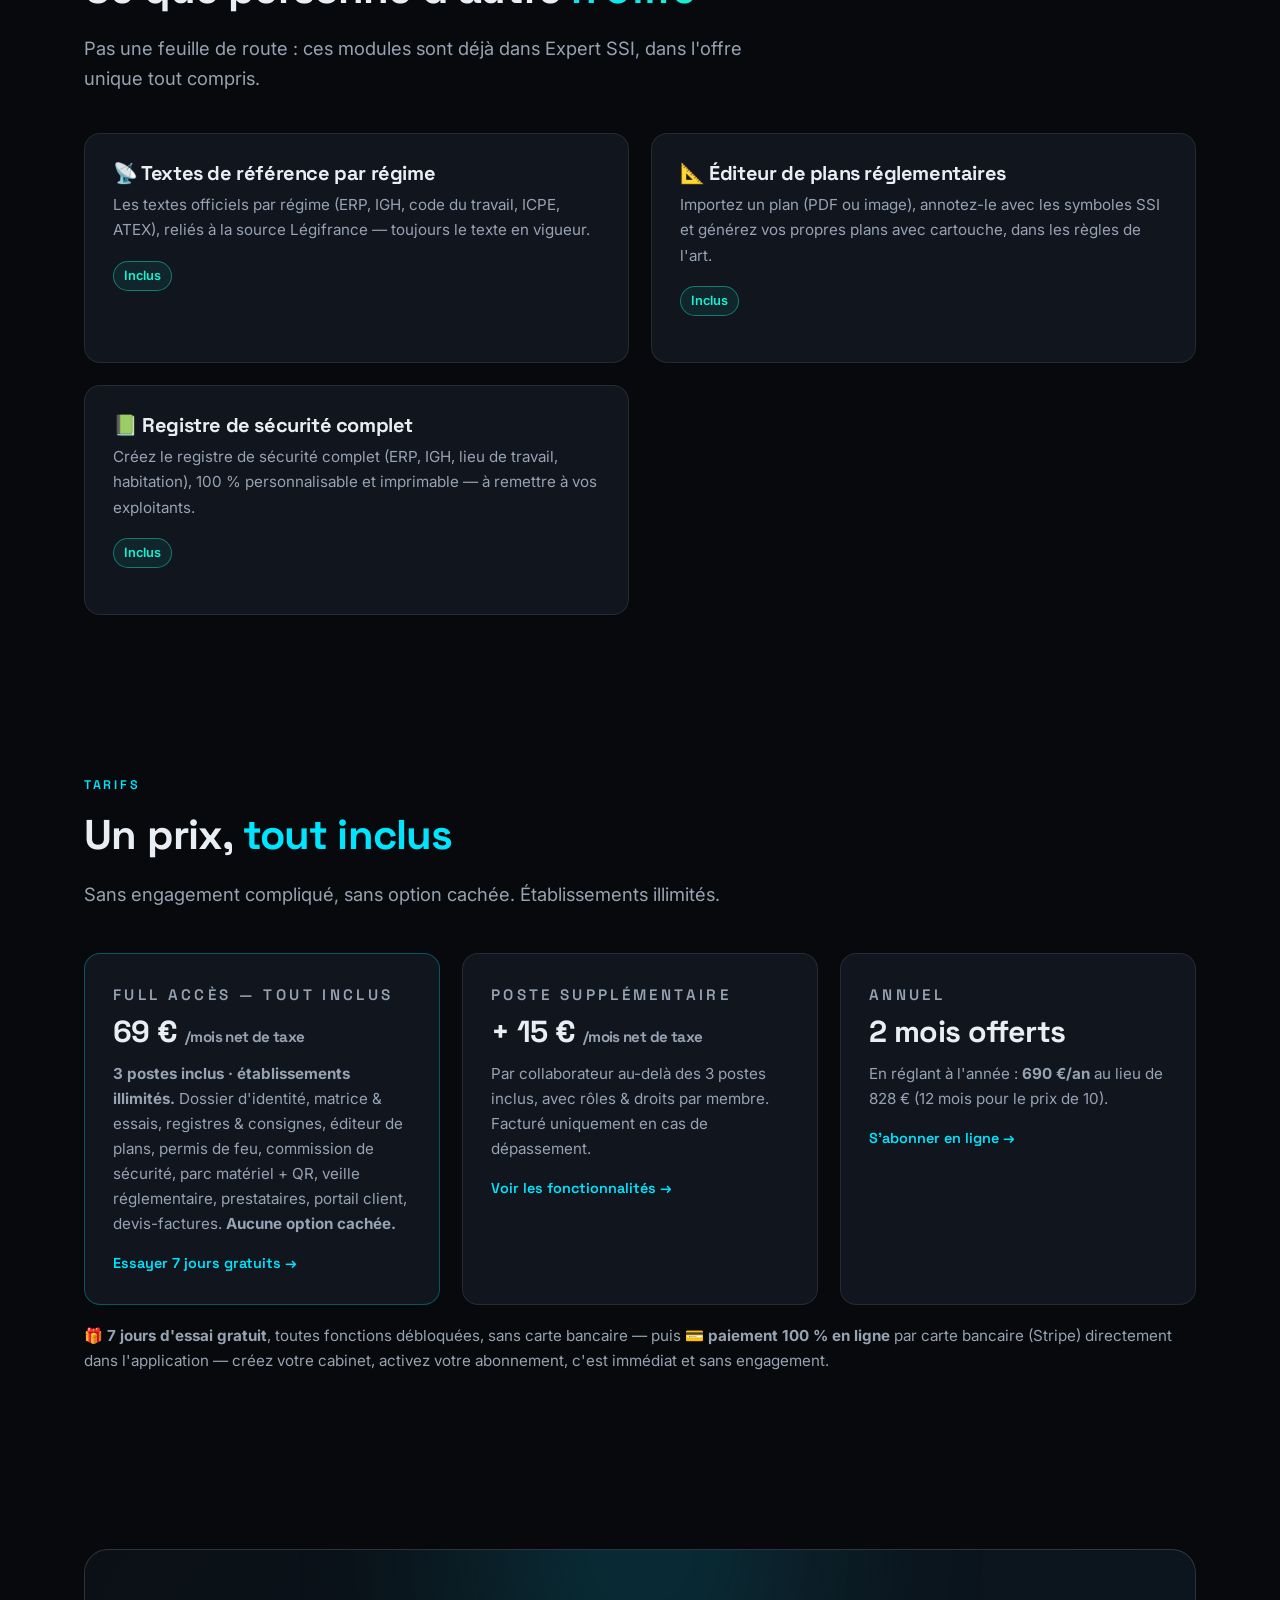
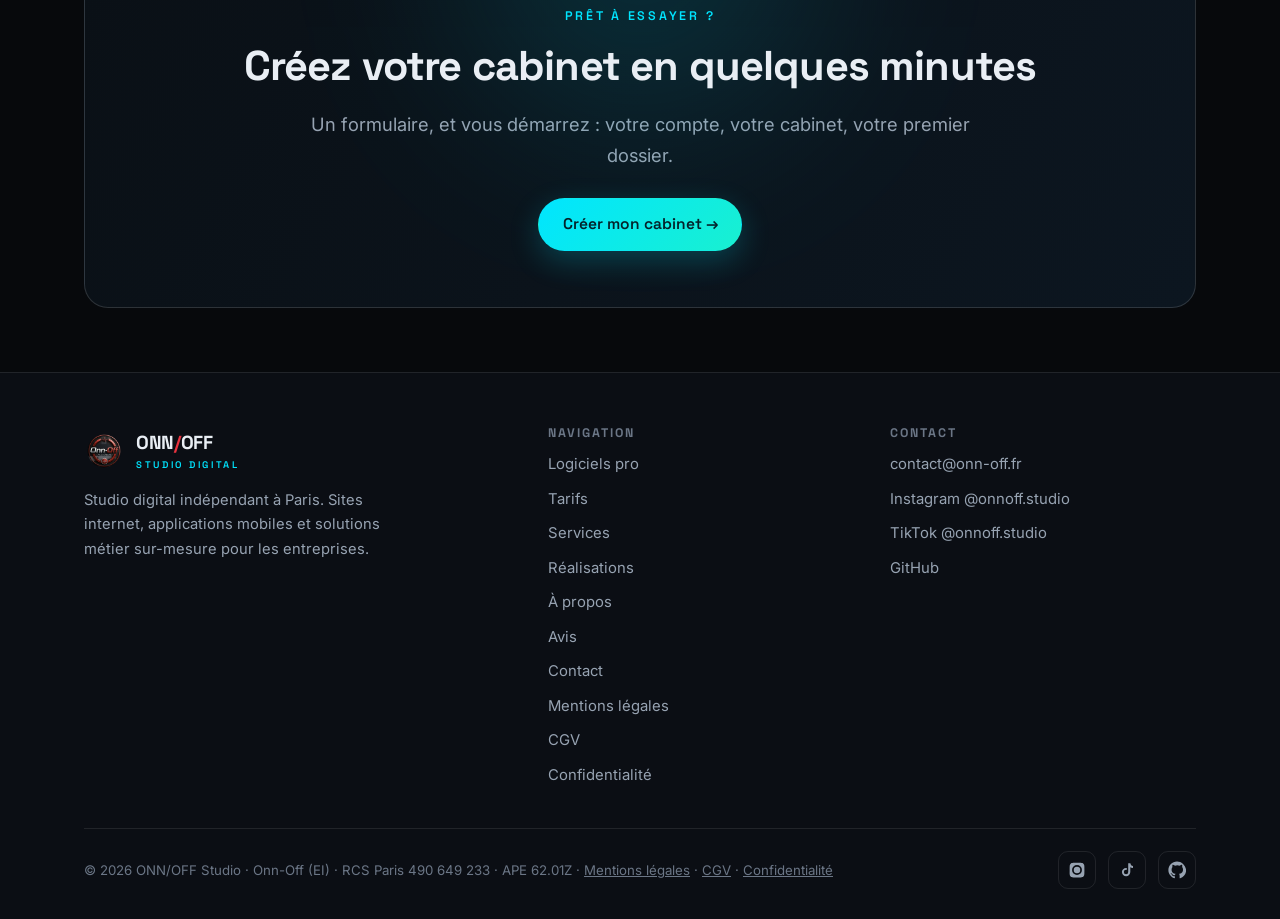
<file: expert-ssi.html>
<!DOCTYPE html>
<html lang="fr">
<head>
<meta charset="UTF-8">
<meta name="viewport" content="width=device-width, initial-scale=1">
<title>ONN-OFF Expert SSI — Le logiciel des coordinateurs SSI</title>
<meta name="description" content="L'application métier du coordinateur SSI : dossier d'identité, registres, plans, permis de feu, parc matériel. 69 €/mois, établissements illimités.">
<meta property="og:title" content="ONN-OFF Expert SSI — Le logiciel des coordinateurs SSI">
<meta property="og:description" content="L'outil métier complet du coordinateur SSI : coordination, registres, portail client et gestion — dans une seule application.">
<meta property="og:image" content="og-banner.png">
<link rel="icon" href="logo.png">
<link rel="preconnect" href="https://fonts.googleapis.com">
<link rel="preconnect" href="https://fonts.gstatic.com" crossorigin>
<link href="https://fonts.googleapis.com/css2?family=Inter:wght@400;500;600&family=Space+Grotesk:wght@500;600;700&display=swap" rel="stylesheet">
<link rel="stylesheet" href="style.css">
<style>
  .cmp-wrap{overflow-x:auto;border:1px solid var(--line2);border-radius:16px;background:var(--panel);margin-top:40px}
  .cmp{border-collapse:collapse;width:100%;min-width:660px}
  .cmp th,.cmp td{padding:14px 16px;text-align:left;border-bottom:1px solid var(--line)}
  .cmp thead th{font-family:'Space Grotesk';font-size:.76rem;letter-spacing:.06em;text-transform:uppercase;color:var(--muted);font-weight:600;vertical-align:bottom}
  .cmp thead th small{display:block;color:var(--dim);font-weight:500;letter-spacing:0;text-transform:none;margin-top:3px}
  .cmp thead th.us{color:var(--cyan)}
  .cmp tbody td:first-child{color:var(--text);font-weight:500;font-size:.94rem}
  .cmp td.us{background:rgba(0,229,255,.06)}
  .cmp tbody tr:last-child td{border-bottom:0}
  .cmp td.mid{text-align:center;font-family:'Space Grotesk';font-weight:700;font-size:1.05rem}
  .cmp .y{color:var(--teal)} .cmp .p{color:#f3b34e} .cmp .n{color:var(--dim)}
</style>
<link rel="canonical" href="https://studio.onn-off.fr/expert-ssi.html">
<script type="application/ld+json">
{
    "@context":  "https://schema.org",
    "@type":  "WebPage",
    "@id":  "https://studio.onn-off.fr/expert-ssi.html#page",
    "url":  "https://studio.onn-off.fr/expert-ssi.html",
    "name":  "ONN-OFF Expert SSI — Le logiciel des coordinateurs SSI",
    "description":  "ONN-OFF Expert SSI : l\u0027application métier tout-en-un du coordinateur SSI — dossier d\u0027identité, registres, plans, permis de feu, commission de sécurité, parc matériel + QR, veille. Abonnement 69 €/mois net de taxe, tout inclus, établissements illimités.",
    "inLanguage":  "fr-FR",
    "isPartOf":  {
                     "@type":  "WebSite",
                     "@id":  "https://studio.onn-off.fr/#site",
                     "url":  "https://studio.onn-off.fr/",
                     "name":  "ONN/OFF Studio"
                 },
    "publisher":  {
                      "@id":  "https://studio.onn-off.fr/#organisation"
                  },
    "breadcrumb":  {
                       "@type":  "BreadcrumbList",
                       "itemListElement":  [
                                               {
                                                   "@type":  "ListItem",
                                                   "position":  1,
                                                   "name":  "Accueil",
                                                   "item":  "https://studio.onn-off.fr/"
                                               },
                                               {
                                                   "@type":  "ListItem",
                                                   "position":  2,
                                                   "name":  "ONN-OFF Expert SSI",
                                                   "item":  "https://studio.onn-off.fr/expert-ssi.html"
                                               }
                                           ]
                   }
}
</script>
</head>
<body>
<header class="site-header">
  <div class="container nav">
    <a href="index.html" class="brand">
      <img src="logo.png" alt="ONN/OFF Studio">
      <span>ONN<span class="slash">/</span>OFF<small>STUDIO DIGITAL</small></span>
    </a>
    <nav>
      <ul class="nav-links"><li><a href="index.html">Accueil</a></li><li><a href="index.html#logiciels-pro" class="active">Logiciels pro</a></li><li><a href="services.html">Services</a></li><li><a href="realisations.html">Réalisations</a></li><li><a href="a-propos.html">À propos</a></li><li><a href="avis.html">Avis</a></li><li><a href="contact.html">Contact</a></li></ul>
    </nav>
    <div class="nav-cta">
      <a href="https://onn-off-expert-ssi.vercel.app/inscription" target="_blank" rel="noopener" class="btn btn-primary btn-sm">Créer mon cabinet</a>
      <button class="burger" aria-label="Menu">
        <svg viewBox="0 0 24 24" fill="none" stroke="currentColor" stroke-width="2"><path d="M3 6h18M3 12h18M3 18h18"/></svg>
      </button>
    </div>
  </div>
</header>

<section class="page-hero"><div class="glow glow--cyan"></div><div class="glow glow--red"></div>
  <div class="container reveal">
    <div style="display:flex;align-items:center;gap:16px;margin-bottom:18px">
      <img src="icon-expertssi.png" alt="ONN-OFF Expert SSI" style="width:60px;height:60px;border-radius:14px;border:1px solid var(--line2)">
      <div><span class="badge badge-live">En ligne · SaaS</span> <span class="badge badge-flag">69 €/mois net de taxe · tout inclus</span></div>
    </div>
    <p class="eyebrow">Logiciel professionnel</p>
    <h1>ONN-OFF <span class="grad-text">Expert SSI</span></h1>
    <p class="lead" style="font-size:1.25rem">Toute la <strong>coordination SSI</strong> dans une seule application. L'outil métier pensé <strong>pour le coordinateur</strong> — là où les autres logiciels s'arrêtent au registre ou à la maintenance.</p>
    <div class="hero-cta">
      <a href="https://onn-off-expert-ssi.vercel.app/inscription" target="_blank" rel="noopener" class="btn btn-primary">Créer mon cabinet &rarr;</a>
      <a href="#fonctionnalites" class="btn btn-ghost">Voir les fonctionnalités</a>
    </div>
  </div>
</section>

<section class="section section--tight">
  <div class="container">
    <div class="reveal" style="max-width:64ch">
      <p class="eyebrow">Le positionnement</p>
      <h2>Le seul outil pensé pour <span class="accent">le coordinateur SSI</span></h2>
      <p class="lead">Le marché est bien servi… mais pas pour vous. Expert SSI comble ce vide.</p>
    </div>
    <div class="grid grid-3" style="margin-top:40px">
      <div class="card reveal">
        <div class="ico"><svg viewBox="0 0 24 24"><path d="M4 6h16M4 12h16M4 18h10"/></svg></div>
        <h3>Les registres</h3>
        <p>BatiFire, registresecurite, Securylog… sont vendus à <strong>l'exploitant</strong> du bâtiment, par bâtiment.</p>
      </div>
      <div class="card reveal">
        <div class="ico"><svg viewBox="0 0 24 24"><path d="M12 3l8 4v5c0 5-3.5 8-8 9-4.5-1-8-4-8-9V7l8-4z"/></svg></div>
        <h3>Les ERP installateurs</h3>
        <p>SSI Manager, Inter-Actif… gèrent le <strong>parc d'équipements</strong> des sociétés de maintenance.</p>
      </div>
      <div class="card card--accent reveal">
        <div class="ico"><svg viewBox="0 0 24 24"><path d="M12 2l2.4 5 5.6.5-4.3 3.7 1.3 5.5L12 19l-5 2.7 1.3-5.5L4 12.5l5.6-.5L12 2z"/></svg></div>
        <h3>ONN-OFF Expert SSI</h3>
        <p>L'outil <strong>complet du coordinateur</strong> : de la mission au dossier d'identité, jusqu'au portail client et à la facturation.</p>
      </div>
    </div>
  </div>
</section>

<section class="section section--tight">
  <div class="container">
    <div class="reveal" style="max-width:64ch">
      <p class="eyebrow">Comparatif</p>
      <h2>Expert SSI face aux <span class="accent">outils existants</span></h2>
      <p class="lead">À capacités égales sur les registres, Expert SSI couvre tout le métier du coordinateur — que les autres n'abordent pas.</p>
    </div>
    <div class="cmp-wrap reveal">
      <table class="cmp">
        <thead>
          <tr>
            <th>Capacité</th>
            <th class="us">ONN-OFF Expert SSI</th>
            <th>Registres exploitant<small>BatiFire, registresecurite, Securylog…</small></th>
            <th>ERP installateur<small>SSI Manager, Inter-Actif…</small></th>
          </tr>
        </thead>
        <tbody>
          <tr><td>Pensé pour le coordinateur SSI</td><td class="us mid y">✓</td><td class="mid n">—</td><td class="mid n">—</td></tr>
          <tr><td>Dossier d'identité SSI (NF S 61-932)</td><td class="us mid y">✓</td><td class="mid p">~</td><td class="mid n">—</td></tr>
          <tr><td>Matrice Z.D. → Z.S. + essais de réception</td><td class="us mid y">✓</td><td class="mid n">—</td><td class="mid n">—</td></tr>
          <tr><td>Devis, factures &amp; comptabilité</td><td class="us mid y">✓</td><td class="mid n">—</td><td class="mid p">~</td></tr>
          <tr><td>Portail client (MOA) + messagerie</td><td class="us mid y">✓</td><td class="mid p">~</td><td class="mid n">—</td></tr>
          <tr><td>Registres multi-typologies &amp; consignes</td><td class="us mid y">✓</td><td class="mid y">✓</td><td class="mid p">~</td></tr>
          <tr><td>Vérifications périodiques &amp; échéances</td><td class="us mid y">✓</td><td class="mid y">✓</td><td class="mid y">✓</td></tr>
          <tr><td>Signatures électroniques intégrées</td><td class="us mid y">✓</td><td class="mid p">~</td><td class="mid p">~</td></tr>
          <tr><td>Sécurité des manifestations (type T)</td><td class="us mid y">✓</td><td class="mid n">—</td><td class="mid n">—</td></tr>
        </tbody>
      </table>
    </div>
    <p class="reveal" style="margin-top:14px;font-size:.84rem;color:var(--dim)">✓ natif &middot; ~ partiel ou dérivé &middot; — absent. Positionnement estimé d'après la communication publique des éditeurs.</p>
  </div>
</section>

<section class="section" id="fonctionnalites">
  <div class="container">
    <div class="reveal" style="max-width:60ch">
      <p class="eyebrow">Fonctionnalités</p>
      <h2>Tout le métier, <span class="accent">dans une seule appli</span></h2>
      <p class="lead">De l'appel d'offre à la réception, puis dans la durée — sans jongler entre dix outils.</p>
    </div>
    <div class="grid grid-3" style="margin-top:46px">
      <div class="card reveal"><h3>📂 Dossier d'identité SSI</h3><p>Composition officielle NF S 61-932, pièces avec statut, trames réglementaires pré-remplies, export Word &amp; PDF de marque.</p></div>
      <div class="card reveal"><h3>🔗 Matrice &amp; essais</h3><p>Matrice de corrélation Z.D. → Z.S. (cœur du C.C.F.), génération des essais de réception, registre des réserves.</p></div>
      <div class="card reveal"><h3>📕 Registres &amp; consignes</h3><p>Registres multi-typologies (ERP, IGH, ERT…), consignes avec photos, plans et annexes, version imprimable 100 % personnalisable.</p></div>
      <div class="card reveal"><h3>⏱️ Vérifications &amp; échéances</h3><p>Échéancier des vérifications périodiques (triennale SSI A/B, désenfumage, maintenance) avec alertes automatiques.</p></div>
      <div class="card reveal"><h3>🧾 Devis, factures &amp; compta</h3><p>Devis et factures de marque, numérotation officielle, suivi des encaissements et comptabilité intégrée.</p></div>
      <div class="card reveal"><h3>👥 Espace client (MOA)</h3><p>Un portail dédié au maître d'ouvrage : suivi du dossier, dépôt de documents, messagerie et signatures.</p></div>
      <div class="card reveal"><h3>🖋️ Signatures électroniques</h3><p>Signature des P.V., du dossier et des devis — côté coordinateur et côté client, horodatées.</p></div>
      <div class="card reveal"><h3>📱 App terrain (PWA)</h3><p>Installable sur PC, tablette et mobile, photos annotées sur site rattachées aux pièces et aux réserves.</p></div>
      <div class="card reveal"><h3>🎪 Sécurité des manifestations</h3><p>Type T (salons, foires, expositions) : mission de chargé de sécurité et trames réglementaires prêtes — inclus.</p></div>
    </div>
  </div>
</section>

<section class="section section--tight">
  <div class="container">
    <div class="reveal" style="max-width:64ch">
      <p class="eyebrow">Déjà inclus</p>
      <h2>Ce que personne d'autre <span class="grad-text">n'offre</span></h2>
      <p class="lead">Pas une feuille de route : ces modules sont déjà dans Expert SSI, dans l'offre unique tout compris.</p>
    </div>
    <div class="grid grid-2" style="margin-top:40px">
      <div class="card reveal"><h3>📡 Textes de référence par régime</h3><p>Les textes officiels par régime (ERP, IGH, code du travail, ICPE, ATEX), reliés à la source Légifrance — toujours le texte en vigueur.</p><div class="tags"><span class="inc">Inclus</span></div></div>
      <div class="card reveal"><h3>📐 Éditeur de plans réglementaires</h3><p>Importez un plan (PDF ou image), annotez-le avec les symboles SSI et générez vos propres plans avec cartouche, dans les règles de l'art.</p><div class="tags"><span class="inc">Inclus</span></div></div>
      <div class="card reveal"><h3>📗 Registre de sécurité complet</h3><p>Créez le registre de sécurité complet (ERP, IGH, lieu de travail, habitation), 100 % personnalisable et imprimable — à remettre à vos exploitants.</p><div class="tags"><span class="inc">Inclus</span></div></div>
    </div>
  </div>
</section>

<section class="section">
  <div class="container">
    <div class="reveal" style="max-width:60ch">
      <p class="eyebrow">Tarifs</p>
      <h2>Un prix, <span class="accent">tout inclus</span></h2>
      <p class="lead">Sans engagement compliqué, sans option cachée. Établissements illimités.</p>
    </div>
    <div class="grid grid-3" style="margin-top:44px">
      <div class="card card--accent reveal">
        <p class="eyebrow" style="margin-bottom:8px">Full accès — tout inclus</p>
        <h3 style="font-size:1.9rem">69 € <small style="font-size:.5em;color:var(--muted)">/mois net de taxe</small></h3>
        <p><strong>3 postes inclus · établissements illimités.</strong> Dossier d'identité, matrice &amp; essais, registres &amp; consignes, éditeur de plans, permis de feu, commission de sécurité, parc matériel + QR, veille réglementaire, prestataires, portail client, devis-factures. <strong>Aucune option cachée.</strong></p>
        <a href="https://onn-off-expert-ssi.vercel.app/inscription" target="_blank" rel="noopener" class="card-link">Essayer 7 jours gratuits &rarr;</a>
      </div>
      <div class="card reveal">
        <p class="eyebrow" style="margin-bottom:8px">Poste supplémentaire</p>
        <h3 style="font-size:1.9rem">+ 15 € <small style="font-size:.5em;color:var(--muted)">/mois net de taxe</small></h3>
        <p>Par collaborateur au-delà des 3 postes inclus, avec rôles &amp; droits par membre. Facturé uniquement en cas de dépassement.</p>
        <a href="#fonctionnalites" class="card-link">Voir les fonctionnalités &rarr;</a>
      </div>
      <div class="card reveal">
        <p class="eyebrow" style="margin-bottom:8px">Annuel</p>
        <h3 style="font-size:1.9rem">2 mois offerts</h3>
        <p>En réglant à l'année&nbsp;: <strong>690 €/an</strong> au lieu de 828 € (12 mois pour le prix de 10).</p>
        <a href="https://onn-off-expert-ssi.vercel.app/inscription" target="_blank" rel="noopener" class="card-link">S'abonner en ligne &rarr;</a>
      </div>
    </div>
    <p class="muted reveal" style="font-size:.95rem;margin-top:18px">🎁 <strong>7 jours d'essai gratuit</strong>, toutes fonctions débloquées, sans carte bancaire — puis 💳 <strong>paiement 100&nbsp;% en ligne</strong> par carte bancaire (Stripe) directement dans l'application — créez votre cabinet, activez votre abonnement, c'est immédiat et sans engagement.</p>
  </div>
</section>

<section class="section section--tight">
  <div class="container"><div class="cta-band reveal"><div class="glow glow--cyan"></div>
    <p class="eyebrow">Prêt à essayer ?</p>
    <h2>Créez votre cabinet en quelques minutes</h2>
    <p class="lead" style="margin:0 auto 28px">Un formulaire, et vous démarrez : votre compte, votre cabinet, votre premier dossier.</p>
    <a href="https://onn-off-expert-ssi.vercel.app/inscription" target="_blank" rel="noopener" class="btn btn-primary">Créer mon cabinet &rarr;</a>
  </div></div>
</section>

<footer class="site-footer">
  <div class="container">
    <div class="footer-top">
      <div>
        <a href="index.html" class="brand" style="margin-bottom:14px">
          <img src="logo.png" alt=""><span>ONN<span class="slash">/</span>OFF<small>STUDIO DIGITAL</small></span>
        </a>
        <p>Studio digital indépendant à Paris. Sites internet, applications mobiles et solutions métier sur-mesure pour les entreprises.</p>
      </div>
      <div class="footer-col">
        <h4>Navigation</h4>
        <a href="index.html#logiciels-pro">Logiciels pro</a>
        <a href="tarifs.html">Tarifs</a>
        <a href="services.html">Services</a>
        <a href="realisations.html">Réalisations</a>
        <a href="a-propos.html">À propos</a>
        <a href="avis.html">Avis</a>
        <a href="contact.html">Contact</a>
        <a href="mentions-legales.html">Mentions légales</a>
        <a href="cgv.html">CGV</a>
        <a href="confidentialite.html">Confidentialité</a>
      </div>
      <div class="footer-col">
        <h4>Contact</h4>
        <a href="mailto:contact@onn-off.fr">contact@onn-off.fr</a>
        <a href="https://www.instagram.com/onnoff.studio/" target="_blank" rel="noopener">Instagram @onnoff.studio</a>
        <a href="https://www.tiktok.com/@onnoff.studio" target="_blank" rel="noopener">TikTok @onnoff.studio</a>
        <a href="https://github.com/olivieronno-svg" target="_blank" rel="noopener">GitHub</a>
      </div>
    </div>
    <div class="footer-bottom">
      <small>&copy; <span id="year">2026</span> ONN/OFF Studio &middot; Onn-Off (EI) &middot; RCS Paris 490&nbsp;649&nbsp;233 &middot; APE 62.01Z &middot; <a href="mentions-legales.html" style="color:inherit;text-decoration:underline">Mentions légales</a> &middot; <a href="cgv.html" style="color:inherit;text-decoration:underline">CGV</a> &middot; <a href="confidentialite.html" style="color:inherit;text-decoration:underline">Confidentialité</a></small>
      <div class="socials">
        <a href="https://www.instagram.com/onnoff.studio/" target="_blank" rel="noopener" aria-label="Instagram"><svg viewBox="0 0 24 24"><path d="M12 2.2c3.2 0 3.6 0 4.9.07 1.2.06 1.8.25 2.2.42.6.2 1 .5 1.4.9.4.4.7.8.9 1.4.17.4.36 1 .42 2.2.06 1.3.07 1.7.07 4.9s0 3.6-.07 4.9c-.06 1.2-.25 1.8-.42 2.2-.2.6-.5 1-.9 1.4-.4.4-.8.7-1.4.9-.4.17-1 .36-2.2.42-1.3.06-1.7.07-4.9.07s-3.6 0-4.9-.07c-1.2-.06-1.8-.25-2.2-.42-.6-.2-1-.5-1.4-.9-.4-.4-.7-.8-.9-1.4-.17-.4-.36-1-.42-2.2C2.2 15.6 2.2 15.2 2.2 12s0-3.6.07-4.9c.06-1.2.25-1.8.42-2.2.2-.6.5-1 .9-1.4.4-.4.8-.7 1.4-.9.4-.17 1-.36 2.2-.42C8.4 2.2 8.8 2.2 12 2.2zm0 3.2A6.6 6.6 0 1018.6 12 6.6 6.6 0 0012 5.4zm0 10.9A4.3 4.3 0 1116.3 12 4.3 4.3 0 0112 16.3zm6.8-11.2a1.54 1.54 0 11-1.54-1.54 1.54 1.54 0 011.54 1.54z"/></svg></a>
        <a href="https://www.tiktok.com/@onnoff.studio" target="_blank" rel="noopener" aria-label="TikTok"><svg viewBox="0 0 24 24"><path d="M16.5 3c.3 2 1.5 3.5 3.5 3.8v2.6c-1.3.1-2.5-.3-3.6-1v6.4a5.6 5.6 0 11-5.6-5.6c.3 0 .6 0 .9.1v2.7a2.9 2.9 0 00-1-.2 2.9 2.9 0 102.9 2.9V3z"/></svg></a>
        <a href="https://github.com/olivieronno-svg" target="_blank" rel="noopener" aria-label="GitHub"><svg viewBox="0 0 24 24"><path d="M12 .5C5.7.5.5 5.7.5 12c0 5.1 3.3 9.4 7.9 10.9.6.1.8-.3.8-.6v-2c-3.2.7-3.9-1.5-3.9-1.5-.5-1.3-1.3-1.7-1.3-1.7-1.1-.7.1-.7.1-.7 1.2.1 1.8 1.2 1.8 1.2 1 1.8 2.8 1.3 3.5 1 .1-.8.4-1.3.7-1.6-2.6-.3-5.3-1.3-5.3-5.8 0-1.3.5-2.3 1.2-3.1-.1-.3-.5-1.5.1-3.1 0 0 1-.3 3.3 1.2a11.5 11.5 0 016 0c2.3-1.5 3.3-1.2 3.3-1.2.6 1.6.2 2.8.1 3.1.8.8 1.2 1.8 1.2 3.1 0 4.5-2.7 5.5-5.3 5.8.4.4.8 1.1.8 2.2v3.3c0 .3.2.7.8.6 4.6-1.5 7.9-5.8 7.9-10.9C23.5 5.7 18.3.5 12 .5z"/></svg></a>
      </div>
    </div>
  </div>
</footer>
<script src="main.js"></script>
</body>
</html>
</file>
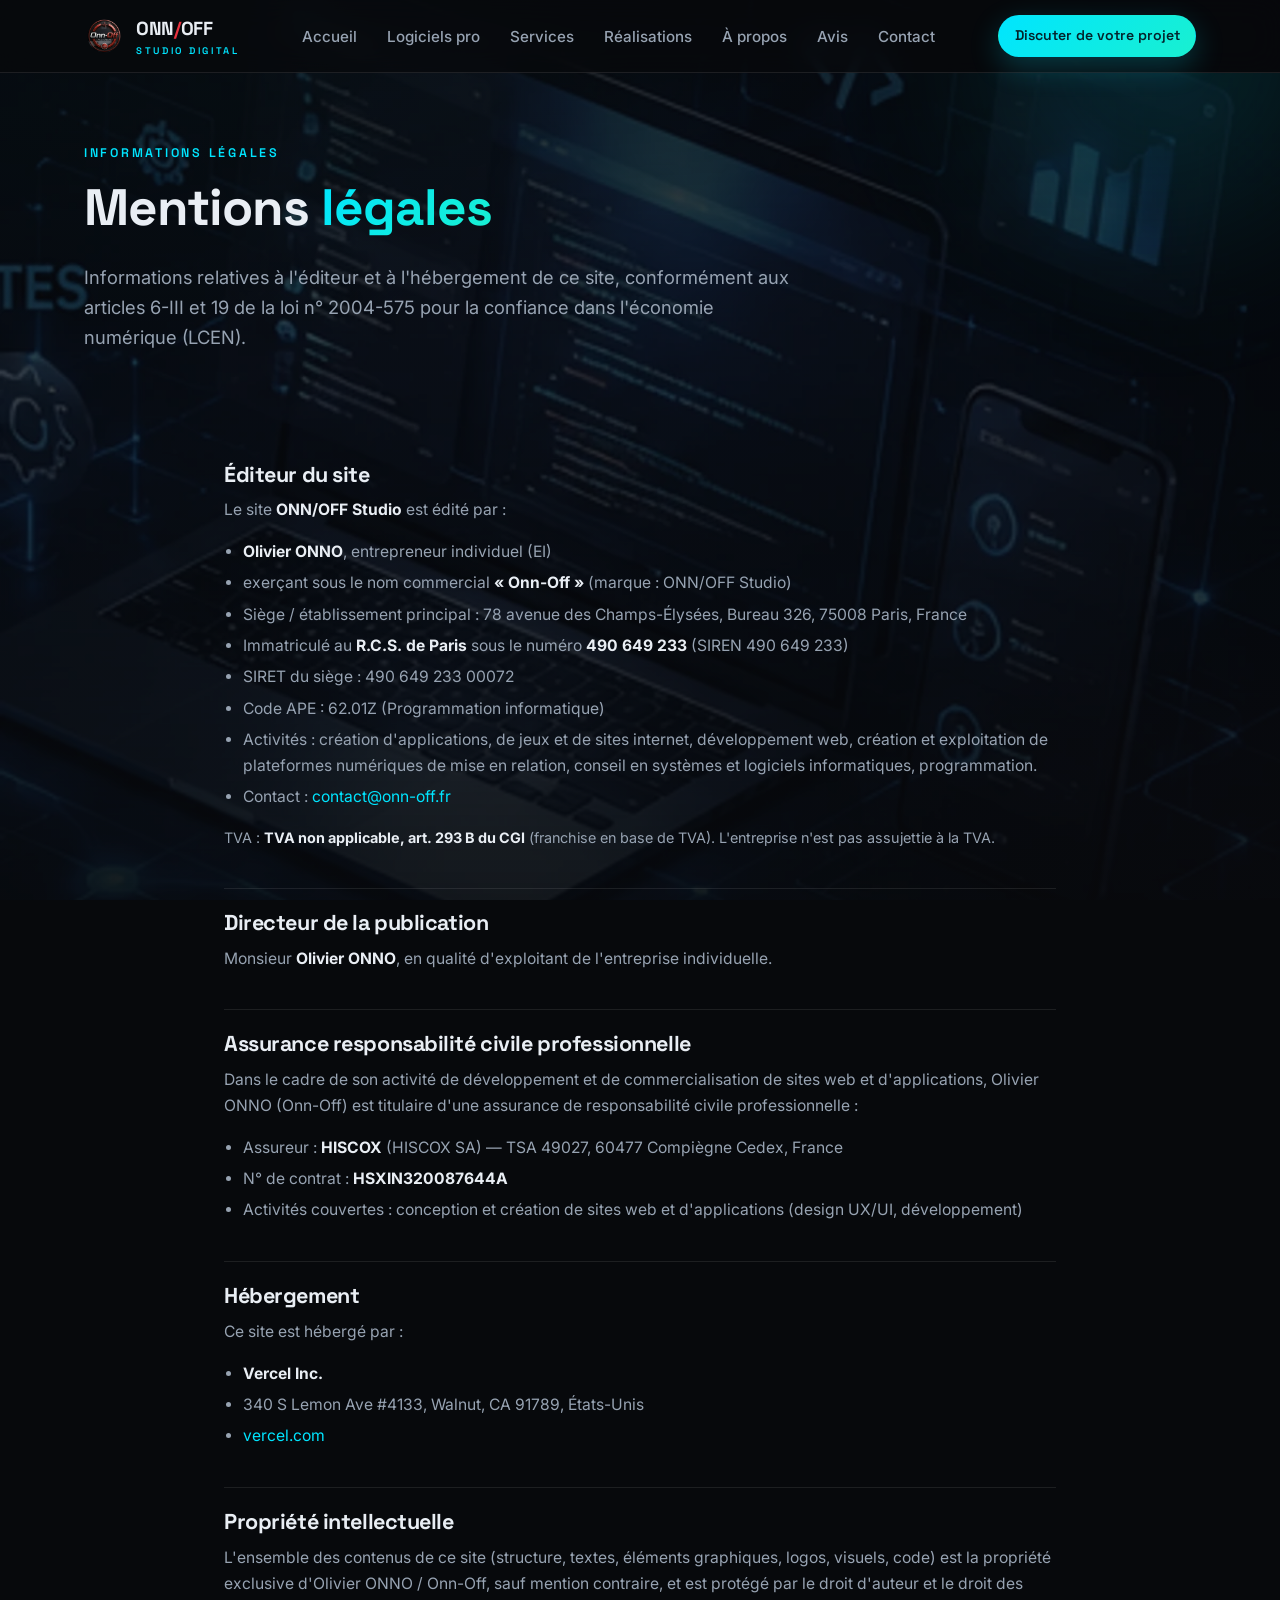
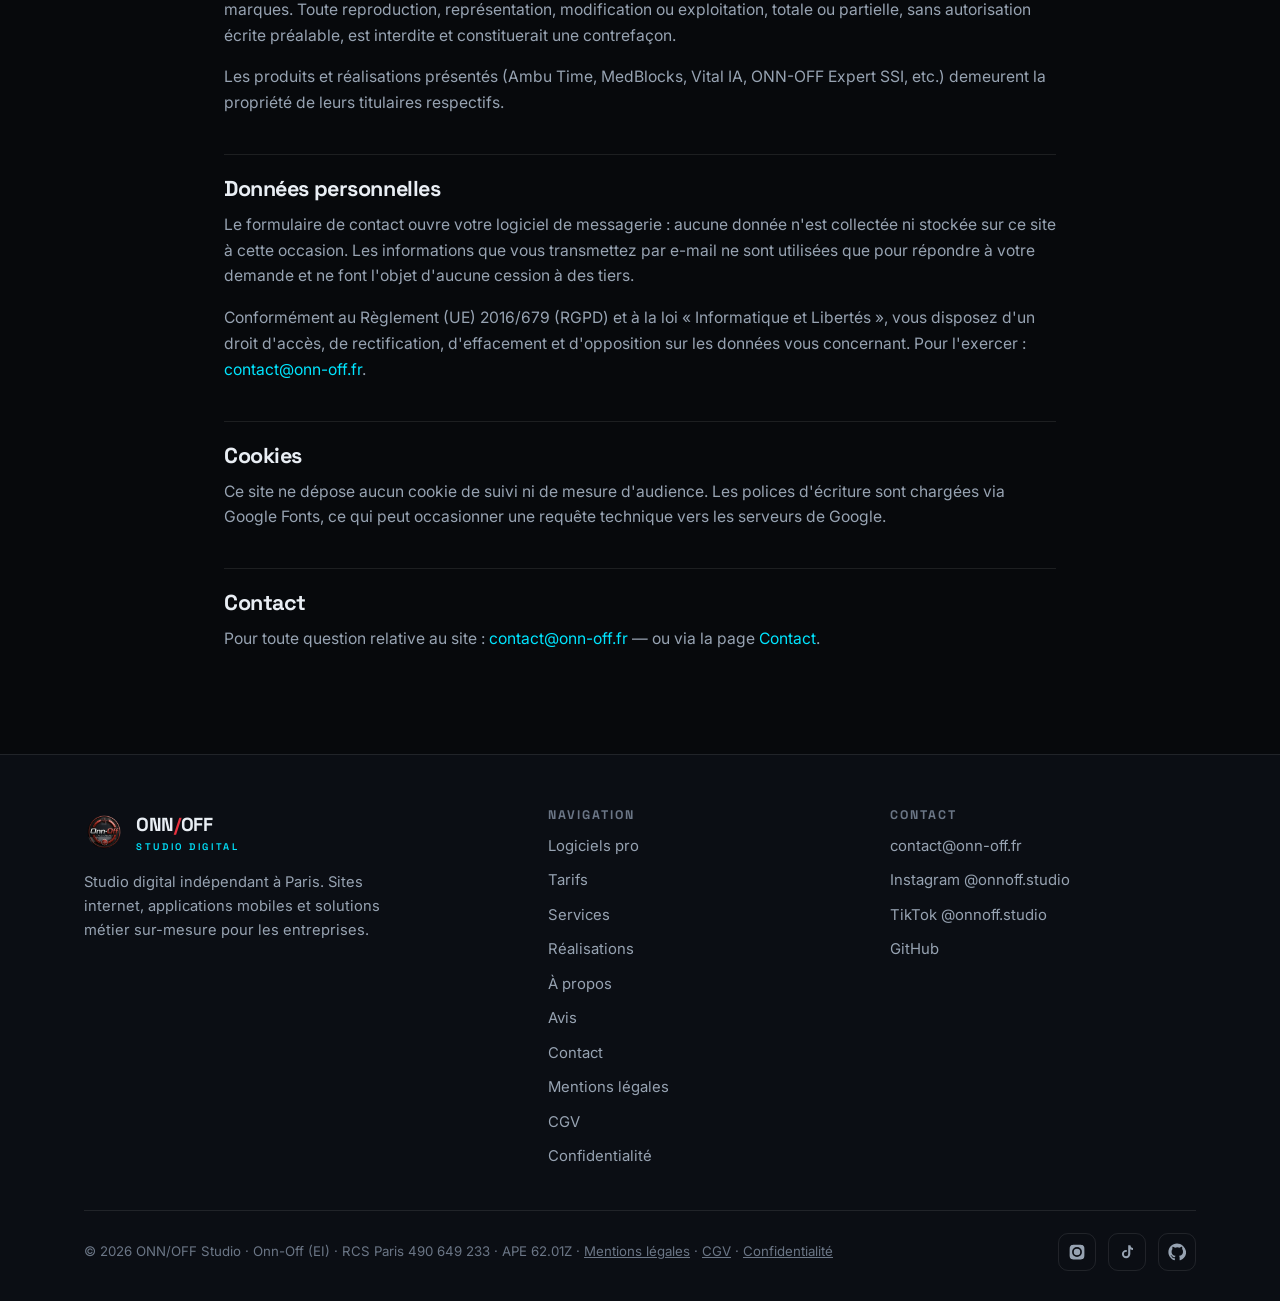
<file: mentions-legales.html>
<!DOCTYPE html>
<html lang="fr">
<head>
<meta charset="UTF-8">
<meta name="viewport" content="width=device-width, initial-scale=1">
<title>Mentions légales — ONN/OFF Studio · Paris</title>
<meta name="description" content="Mentions légales du site ONN/OFF Studio — Olivier ONNO, entrepreneur individuel « Onn-Off », RCS Paris 490 649 233.">
<meta name="robots" content="noindex,follow">
<link rel="icon" href="logo.png">
<link rel="preconnect" href="https://fonts.googleapis.com">
<link rel="preconnect" href="https://fonts.gstatic.com" crossorigin>
<link href="https://fonts.googleapis.com/css2?family=Inter:wght@400;500;600&family=Space+Grotesk:wght@500;600;700&display=swap" rel="stylesheet">
<link rel="stylesheet" href="style.css">
<link rel="canonical" href="https://studio.onn-off.fr/mentions-legales.html">
</head>
<body>
<header class="site-header">
  <div class="container nav">
    <a href="index.html" class="brand">
      <img src="logo.png" alt="ONN/OFF Studio">
      <span>ONN<span class="slash">/</span>OFF<small>STUDIO DIGITAL</small></span>
    </a>
    <nav>
      <ul class="nav-links"><li><a href="index.html">Accueil</a></li><li><a href="index.html#logiciels-pro">Logiciels pro</a></li><li><a href="services.html">Services</a></li><li><a href="realisations.html">Réalisations</a></li><li><a href="a-propos.html">À propos</a></li><li><a href="avis.html">Avis</a></li><li><a href="contact.html">Contact</a></li></ul>
    </nav>
    <div class="nav-cta">
      <a href="contact.html" class="btn btn-primary btn-sm">Discuter de votre projet</a>
      <button class="burger" aria-label="Menu">
        <svg viewBox="0 0 24 24" fill="none" stroke="currentColor" stroke-width="2"><path d="M3 6h18M3 12h18M3 18h18"/></svg>
      </button>
    </div>
  </div>
</header>

<section class="page-hero"><div class="glow glow--cyan"></div>
  <div class="container reveal">
    <p class="eyebrow">Informations légales</p>
    <h1>Mentions <span class="grad-text">légales</span></h1>
    <p class="lead">Informations relatives à l'éditeur et à l'hébergement de ce site, conformément aux articles 6-III et 19 de la loi n°&nbsp;2004-575 pour la confiance dans l'économie numérique (LCEN).</p>
  </div>
</section>

<section class="section section--tight">
  <div class="container legal">
    <article class="reveal">
      <h2>Éditeur du site</h2>
      <p>Le site <strong>ONN/OFF Studio</strong> est édité par&nbsp;:</p>
      <ul>
        <li><strong>Olivier ONNO</strong>, entrepreneur individuel (EI)</li>
        <li>exerçant sous le nom commercial <strong>« Onn-Off »</strong> (marque&nbsp;: ONN/OFF Studio)</li>
        <li>Siège / établissement principal&nbsp;: 78 avenue des Champs-Élysées, Bureau 326, 75008 Paris, France</li>
        <li>Immatriculé au <strong>R.C.S. de Paris</strong> sous le numéro <strong>490&nbsp;649&nbsp;233</strong> (SIREN 490&nbsp;649&nbsp;233)</li>
        <li>SIRET du siège&nbsp;: 490&nbsp;649&nbsp;233&nbsp;00072</li>
        <li>Code APE&nbsp;: 62.01Z (Programmation informatique)</li>
        <li>Activités&nbsp;: création d'applications, de jeux et de sites internet, développement web, création et exploitation de plateformes numériques de mise en relation, conseil en systèmes et logiciels informatiques, programmation.</li>
        <li>Contact&nbsp;: <a href="mailto:contact@onn-off.fr">contact@onn-off.fr</a></li>
      </ul>
      <p class="muted" style="font-size:.9rem">TVA&nbsp;: <strong>TVA non applicable, art.&nbsp;293&nbsp;B du CGI</strong> (franchise en base de TVA). L'entreprise n'est pas assujettie à la TVA.</p>
    </article>

    <article class="reveal">
      <h2>Directeur de la publication</h2>
      <p>Monsieur <strong>Olivier ONNO</strong>, en qualité d'exploitant de l'entreprise individuelle.</p>
    </article>

    <article class="reveal">
      <h2>Assurance responsabilité civile professionnelle</h2>
      <p>Dans le cadre de son activité de développement et de commercialisation de sites web et d'applications,
      Olivier ONNO (Onn-Off) est titulaire d'une assurance de responsabilité civile professionnelle&nbsp;:</p>
      <ul>
        <li>Assureur&nbsp;: <strong>HISCOX</strong> (HISCOX SA) — TSA 49027, 60477 Compiègne Cedex, France</li>
        <li>N°&nbsp;de contrat&nbsp;: <strong>HSXIN320087644A</strong></li>
        <li>Activités couvertes&nbsp;: conception et création de sites web et d'applications (design UX/UI, développement)</li>
      </ul>
    </article>

    <article class="reveal">
      <h2>Hébergement</h2>
      <p>Ce site est hébergé par&nbsp;:</p>
      <ul>
        <li><strong>Vercel Inc.</strong></li>
        <li>340 S Lemon Ave #4133, Walnut, CA 91789, États-Unis</li>
        <li><a href="https://vercel.com" target="_blank" rel="noopener">vercel.com</a></li>
      </ul>
    </article>

    <article class="reveal">
      <h2>Propriété intellectuelle</h2>
      <p>L'ensemble des contenus de ce site (structure, textes, éléments graphiques, logos, visuels, code) est la propriété exclusive d'Olivier ONNO / Onn-Off, sauf mention contraire, et est protégé par le droit d'auteur et le droit des marques. Toute reproduction, représentation, modification ou exploitation, totale ou partielle, sans autorisation écrite préalable, est interdite et constituerait une contrefaçon.</p>
      <p>Les produits et réalisations présentés (Ambu&nbsp;Time, MedBlocks, Vital&nbsp;IA, ONN-OFF Expert&nbsp;SSI, etc.) demeurent la propriété de leurs titulaires respectifs.</p>
    </article>

    <article class="reveal">
      <h2>Données personnelles</h2>
      <p>Le formulaire de contact ouvre votre logiciel de messagerie&nbsp;: aucune donnée n'est collectée ni stockée sur ce site à cette occasion. Les informations que vous transmettez par e-mail ne sont utilisées que pour répondre à votre demande et ne font l'objet d'aucune cession à des tiers.</p>
      <p>Conformément au Règlement (UE) 2016/679 (RGPD) et à la loi « Informatique et Libertés », vous disposez d'un droit d'accès, de rectification, d'effacement et d'opposition sur les données vous concernant. Pour l'exercer&nbsp;: <a href="mailto:contact@onn-off.fr">contact@onn-off.fr</a>.</p>
    </article>

    <article class="reveal">
      <h2>Cookies</h2>
      <p>Ce site ne dépose aucun cookie de suivi ni de mesure d'audience. Les polices d'écriture sont chargées via Google&nbsp;Fonts, ce qui peut occasionner une requête technique vers les serveurs de Google.</p>
    </article>

    <article class="reveal">
      <h2>Contact</h2>
      <p>Pour toute question relative au site&nbsp;: <a href="mailto:contact@onn-off.fr">contact@onn-off.fr</a> — ou via la page <a href="contact.html">Contact</a>.</p>
    </article>
  </div>
</section>

<footer class="site-footer">
  <div class="container">
    <div class="footer-top">
      <div>
        <a href="index.html" class="brand" style="margin-bottom:14px">
          <img src="logo.png" alt=""><span>ONN<span class="slash">/</span>OFF<small>STUDIO DIGITAL</small></span>
        </a>
        <p>Studio digital indépendant à Paris. Sites internet, applications mobiles et solutions métier sur-mesure pour les entreprises.</p>
      </div>
      <div class="footer-col">
        <h4>Navigation</h4>
        <a href="index.html#logiciels-pro">Logiciels pro</a>
        <a href="tarifs.html">Tarifs</a>
        <a href="services.html">Services</a>
        <a href="realisations.html">Réalisations</a>
        <a href="a-propos.html">À propos</a>
        <a href="avis.html">Avis</a>
        <a href="contact.html">Contact</a>
        <a href="mentions-legales.html">Mentions légales</a>
        <a href="cgv.html">CGV</a>
        <a href="confidentialite.html">Confidentialité</a>
      </div>
      <div class="footer-col">
        <h4>Contact</h4>
        <a href="mailto:contact@onn-off.fr">contact@onn-off.fr</a>
        <a href="https://www.instagram.com/onnoff.studio/" target="_blank" rel="noopener">Instagram @onnoff.studio</a>
        <a href="https://www.tiktok.com/@onnoff.studio" target="_blank" rel="noopener">TikTok @onnoff.studio</a>
        <a href="https://github.com/olivieronno-svg" target="_blank" rel="noopener">GitHub</a>
      </div>
    </div>
    <div class="footer-bottom">
      <small>&copy; <span id="year">2026</span> ONN/OFF Studio &middot; Onn-Off (EI) &middot; RCS Paris 490&nbsp;649&nbsp;233 &middot; APE 62.01Z &middot; <a href="mentions-legales.html" style="color:inherit;text-decoration:underline">Mentions légales</a> &middot; <a href="cgv.html" style="color:inherit;text-decoration:underline">CGV</a> &middot; <a href="confidentialite.html" style="color:inherit;text-decoration:underline">Confidentialité</a></small>
      <div class="socials">
        <a href="https://www.instagram.com/onnoff.studio/" target="_blank" rel="noopener" aria-label="Instagram"><svg viewBox="0 0 24 24"><path d="M12 2.2c3.2 0 3.6 0 4.9.07 1.2.06 1.8.25 2.2.42.6.2 1 .5 1.4.9.4.4.7.8.9 1.4.17.4.36 1 .42 2.2.06 1.3.07 1.7.07 4.9s0 3.6-.07 4.9c-.06 1.2-.25 1.8-.42 2.2-.2.6-.5 1-.9 1.4-.4.4-.8.7-1.4.9-.4.17-1 .36-2.2.42-1.3.06-1.7.07-4.9.07s-3.6 0-4.9-.07c-1.2-.06-1.8-.25-2.2-.42-.6-.2-1-.5-1.4-.9-.4-.4-.7-.8-.9-1.4-.17-.4-.36-1-.42-2.2C2.2 15.6 2.2 15.2 2.2 12s0-3.6.07-4.9c.06-1.2.25-1.8.42-2.2.2-.6.5-1 .9-1.4.4-.4.8-.7 1.4-.9.4-.17 1-.36 2.2-.42C8.4 2.2 8.8 2.2 12 2.2zm0 3.2A6.6 6.6 0 1018.6 12 6.6 6.6 0 0012 5.4zm0 10.9A4.3 4.3 0 1116.3 12 4.3 4.3 0 0112 16.3zm6.8-11.2a1.54 1.54 0 11-1.54-1.54 1.54 1.54 0 011.54 1.54z"/></svg></a>
        <a href="https://www.tiktok.com/@onnoff.studio" target="_blank" rel="noopener" aria-label="TikTok"><svg viewBox="0 0 24 24"><path d="M16.5 3c.3 2 1.5 3.5 3.5 3.8v2.6c-1.3.1-2.5-.3-3.6-1v6.4a5.6 5.6 0 11-5.6-5.6c.3 0 .6 0 .9.1v2.7a2.9 2.9 0 00-1-.2 2.9 2.9 0 102.9 2.9V3z"/></svg></a>
        <a href="https://github.com/olivieronno-svg" target="_blank" rel="noopener" aria-label="GitHub"><svg viewBox="0 0 24 24"><path d="M12 .5C5.7.5.5 5.7.5 12c0 5.1 3.3 9.4 7.9 10.9.6.1.8-.3.8-.6v-2c-3.2.7-3.9-1.5-3.9-1.5-.5-1.3-1.3-1.7-1.3-1.7-1.1-.7.1-.7.1-.7 1.2.1 1.8 1.2 1.8 1.2 1 1.8 2.8 1.3 3.5 1 .1-.8.4-1.3.7-1.6-2.6-.3-5.3-1.3-5.3-5.8 0-1.3.5-2.3 1.2-3.1-.1-.3-.5-1.5.1-3.1 0 0 1-.3 3.3 1.2a11.5 11.5 0 016 0c2.3-1.5 3.3-1.2 3.3-1.2.6 1.6.2 2.8.1 3.1.8.8 1.2 1.8 1.2 3.1 0 4.5-2.7 5.5-5.3 5.8.4.4.8 1.1.8 2.2v3.3c0 .3.2.7.8.6 4.6-1.5 7.9-5.8 7.9-10.9C23.5 5.7 18.3.5 12 .5z"/></svg></a>
      </div>
    </div>
  </div>
</footer>
<script src="main.js"></script>
</body>
</html>
</file>
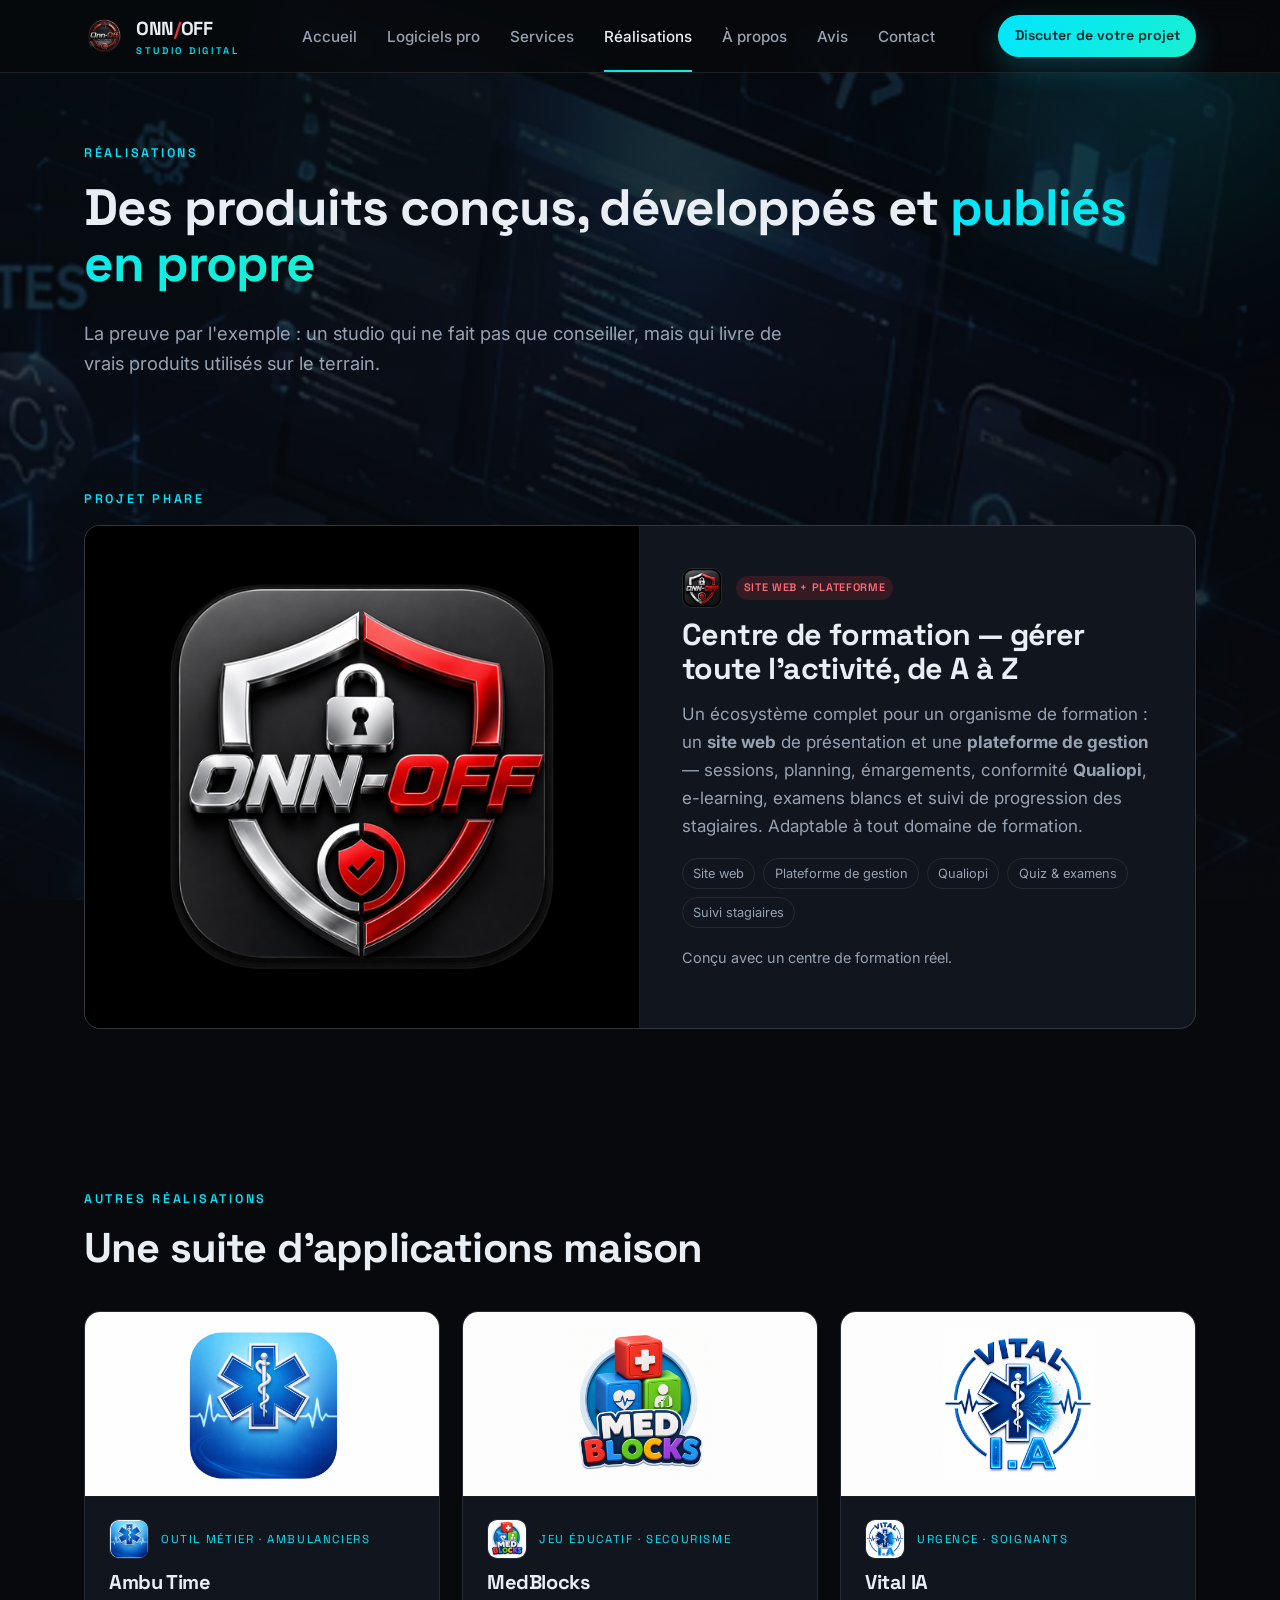
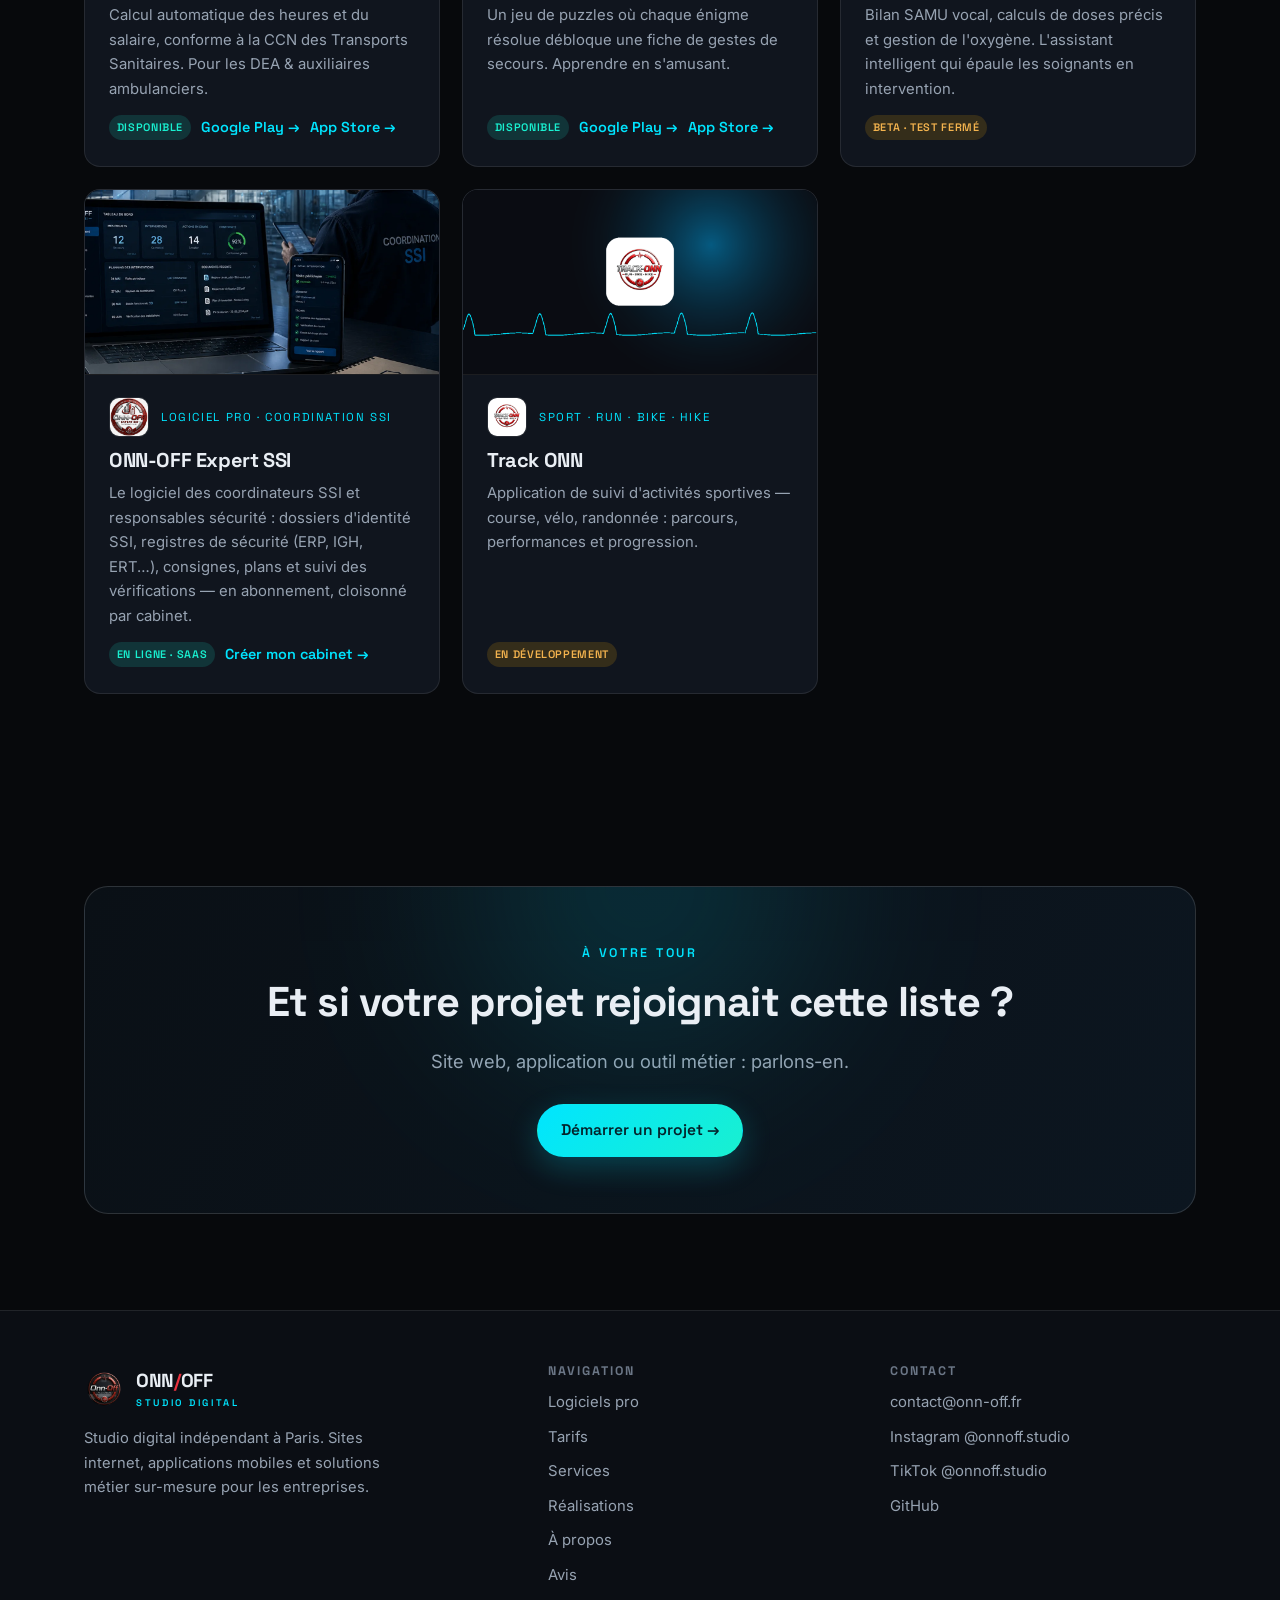
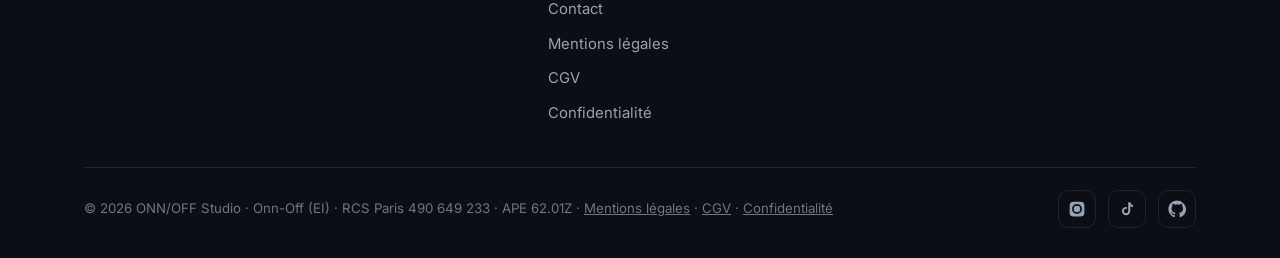
<file: realisations.html>
<!DOCTYPE html>
<html lang="fr">
<head>
<meta charset="UTF-8">
<meta name="viewport" content="width=device-width, initial-scale=1">
<title>Réalisations — ONN/OFF Studio · Applications métier</title>
<meta name="description" content="Sites web et applications conçus et publiés en propre : ONN-OFF Expert SSI, Ambu Time, MedBlocks, Vital IA, Track ONN.">
<meta property="og:title" content="Réalisations — ONN/OFF Studio · Applications métier">
<meta property="og:description" content="Sites web et applications conçus et publiés en propre : ONN-OFF Expert SSI, Ambu Time, MedBlocks, Vital IA, Track ONN.">
<meta property="og:image" content="og-banner.png">
<link rel="icon" href="logo.png">
<link rel="preconnect" href="https://fonts.googleapis.com">
<link rel="preconnect" href="https://fonts.gstatic.com" crossorigin>
<link href="https://fonts.googleapis.com/css2?family=Inter:wght@400;500;600&family=Space+Grotesk:wght@500;600;700&display=swap" rel="stylesheet">
<link rel="stylesheet" href="style.css">
<link rel="canonical" href="https://studio.onn-off.fr/realisations.html">
<script type="application/ld+json">
{
    "@context":  "https://schema.org",
    "@type":  "CollectionPage",
    "@id":  "https://studio.onn-off.fr/realisations.html#page",
    "url":  "https://studio.onn-off.fr/realisations.html",
    "name":  "Réalisations — ONN/OFF Studio · Applications \u0026 solutions sur-mesure",
    "description":  "Sites web et applications conçus et publiés en propre : ONN-OFF Expert SSI, Ambu Time, MedBlocks, Vital IA, Track ONN.",
    "inLanguage":  "fr-FR",
    "isPartOf":  {
                     "@type":  "WebSite",
                     "@id":  "https://studio.onn-off.fr/#site",
                     "url":  "https://studio.onn-off.fr/",
                     "name":  "ONN/OFF Studio"
                 },
    "publisher":  {
                      "@id":  "https://studio.onn-off.fr/#organisation"
                  },
    "breadcrumb":  {
                       "@type":  "BreadcrumbList",
                       "itemListElement":  [
                                               {
                                                   "@type":  "ListItem",
                                                   "position":  1,
                                                   "name":  "Accueil",
                                                   "item":  "https://studio.onn-off.fr/"
                                               },
                                               {
                                                   "@type":  "ListItem",
                                                   "position":  2,
                                                   "name":  "Réalisations",
                                                   "item":  "https://studio.onn-off.fr/realisations.html"
                                               }
                                           ]
                   }
}
</script>
</head>
<body>
<header class="site-header">
  <div class="container nav">
    <a href="index.html" class="brand">
      <img src="logo.png" alt="ONN/OFF Studio">
      <span>ONN<span class="slash">/</span>OFF<small>STUDIO DIGITAL</small></span>
    </a>
    <nav>
      <ul class="nav-links"><li><a href="index.html">Accueil</a></li><li><a href="index.html#logiciels-pro">Logiciels pro</a></li><li><a href="services.html">Services</a></li><li><a href="realisations.html" class="active">Réalisations</a></li><li><a href="a-propos.html">À propos</a></li><li><a href="avis.html">Avis</a></li><li><a href="contact.html">Contact</a></li></ul>
    </nav>
    <div class="nav-cta">
      <a href="contact.html" class="btn btn-primary btn-sm">Discuter de votre projet</a>
      <button class="burger" aria-label="Menu">
        <svg viewBox="0 0 24 24" fill="none" stroke="currentColor" stroke-width="2"><path d="M3 6h18M3 12h18M3 18h18"/></svg>
      </button>
    </div>
  </div>
</header>

<section class="page-hero"><div class="glow glow--cyan"></div>
  <div class="container reveal">
    <p class="eyebrow">Réalisations</p>
    <h1>Des produits conçus, développés et <span class="grad-text">publiés en propre</span></h1>
    <p class="lead">La preuve par l'exemple : un studio qui ne fait pas que conseiller, mais qui livre de vrais produits utilisés sur le terrain.</p>
  </div>
</section>

<section class="section section--tight">
  <div class="container">
    <p class="eyebrow reveal">Projet phare</p>
    <div class="feature reveal">
      <div class="media"><img src="shot-formation.png" alt="Centre de formation"></div>
      <div class="body">
        <div style="display:flex;align-items:center;gap:14px;margin-bottom:10px">
          <img src="icon-formation.png" class="appicon" alt="Centre de formation"><span class="badge badge-flag">Site web + Plateforme</span>
        </div>
        <h2>Centre de formation — gérer toute l'activité, de A à Z</h2>
        <p class="muted">Un écosystème complet pour un organisme de formation : un <strong>site web</strong> de présentation et une <strong>plateforme de gestion</strong> — sessions, planning, émargements, conformité <strong>Qualiopi</strong>, e-learning, examens blancs et suivi de progression des stagiaires. Adaptable à tout domaine de formation.</p>
        <div class="tags"><span>Site web</span><span>Plateforme de gestion</span><span>Qualiopi</span><span>Quiz &amp; examens</span><span>Suivi stagiaires</span></div>
        <p class="muted" style="font-size:.9rem">Conçu avec un centre de formation réel.</p>
      </div>
    </div>
  </div>
</section>

<section class="section">
  <div class="container">
    <p class="eyebrow reveal">Autres réalisations</p>
    <h2 class="reveal" style="margin-bottom:40px">Une suite d'applications maison</h2>
    <div class="grid grid-3">
      <article class="work reveal">
      <div class="work-shot"><img src="shot-ambutime.png" alt="Ambu Time"></div>
      <div class="work-body">
        <div style="display:flex;align-items:center;gap:12px;margin-bottom:4px">
          <img src="icon-ambutime.png" class="appicon" alt="Ambu Time"><span class="cat">Outil métier &middot; Ambulanciers</span>
        </div>
        <h3>Ambu Time</h3><p>Calcul automatique des heures et du salaire, conforme à la CCN des Transports Sanitaires. Pour les DEA &amp; auxiliaires ambulanciers.</p>
        <div class="work-meta"><span class="badge badge-live">Disponible</span><a class="card-link" href="https://play.google.com/store/apps/details?id=com.onnoff.ambutime" target="_blank" rel="noopener" style="margin:0">Google Play &rarr;</a><a class="card-link" href="https://apps.apple.com/app/id6763624759" target="_blank" rel="noopener" style="margin:0">App Store &rarr;</a></div>
      </div></article>
      <article class="work reveal">
      <div class="work-shot"><img src="shot-medblocks.png" alt="MedBlocks"></div>
      <div class="work-body">
        <div style="display:flex;align-items:center;gap:12px;margin-bottom:4px">
          <img src="icon-medblocks.png" class="appicon" alt="MedBlocks"><span class="cat">Jeu éducatif &middot; Secourisme</span>
        </div>
        <h3>MedBlocks</h3><p>Un jeu de puzzles où chaque énigme résolue débloque une fiche de gestes de secours. Apprendre en s'amusant.</p>
        <div class="work-meta"><span class="badge badge-live">Disponible</span><a class="card-link" href="https://play.google.com/store/apps/details?id=com.olivieronno.medblocks" target="_blank" rel="noopener" style="margin:0">Google Play &rarr;</a><a class="card-link" href="https://apps.apple.com/us/app/medblocks/id6768181658" target="_blank" rel="noopener" style="margin:0">App Store &rarr;</a></div>
      </div></article>
      <article class="work reveal">
      <div class="work-shot"><img src="shot-vitalia.png" alt="Vital IA"></div>
      <div class="work-body">
        <div style="display:flex;align-items:center;gap:12px;margin-bottom:4px">
          <img src="icon-vitalia.png" class="appicon" alt="Vital IA"><span class="cat">Urgence &middot; Soignants</span>
        </div>
        <h3>Vital IA</h3><p>Bilan SAMU vocal, calculs de doses précis et gestion de l'oxygène. L'assistant intelligent qui épaule les soignants en intervention.</p>
        <div class="work-meta"><span class="badge badge-dev">Beta &middot; test fermé</span></div>
      </div></article>
    </div>
    <div class="grid grid-3" style="margin-top:22px">
      <article class="work reveal">
      <div class="work-shot"><img src="shot-expertssi.webp" alt="ONN-OFF Expert SSI"></div>
      <div class="work-body">
        <div style="display:flex;align-items:center;gap:12px;margin-bottom:4px">
          <img src="icon-expertssi.png" class="appicon" alt="ONN-OFF Expert SSI"><span class="cat">Logiciel pro &middot; Coordination SSI</span>
        </div>
        <h3>ONN-OFF Expert SSI</h3><p>Le logiciel des coordinateurs SSI et responsables sécurité : dossiers d'identité SSI, registres de sécurité (ERP, IGH, ERT…), consignes, plans et suivi des vérifications — en abonnement, cloisonné par cabinet.</p>
        <div class="work-meta"><span class="badge badge-live">En ligne &middot; SaaS</span><a class="card-link" href="https://onn-off-expert-ssi.vercel.app/inscription" target="_blank" rel="noopener" style="margin:0">Créer mon cabinet &rarr;</a></div>
      </div></article>
      <article class="work reveal">
      <div class="work-shot"><img src="shot-trackonn.png" alt="Track ONN"></div>
      <div class="work-body">
        <div style="display:flex;align-items:center;gap:12px;margin-bottom:4px">
          <img src="icon-trackonn.png" class="appicon" alt="Track ONN"><span class="cat">Sport &middot; Run &middot; Bike &middot; Hike</span>
        </div>
        <h3>Track ONN</h3><p>Application de suivi d'activités sportives — course, vélo, randonnée : parcours, performances et progression.</p>
        <div class="work-meta"><span class="badge badge-dev">En développement</span></div>
      </div></article>
    </div>
  </div>
</section>

<section class="section"><div class="container"><div class="cta-band reveal"><div class="glow glow--cyan"></div>
  <p class="eyebrow">À votre tour</p>
  <h2>Et si votre projet rejoignait cette liste&nbsp;?</h2>
  <p class="lead" style="margin:0 auto 28px">Site web, application ou outil métier : parlons-en.</p>
  <a href="contact.html" class="btn btn-primary">Démarrer un projet &rarr;</a>
</div></div></section>
<footer class="site-footer">
  <div class="container">
    <div class="footer-top">
      <div>
        <a href="index.html" class="brand" style="margin-bottom:14px">
          <img src="logo.png" alt=""><span>ONN<span class="slash">/</span>OFF<small>STUDIO DIGITAL</small></span>
        </a>
        <p>Studio digital indépendant à Paris. Sites internet, applications mobiles et solutions métier sur-mesure pour les entreprises.</p>
      </div>
      <div class="footer-col">
        <h4>Navigation</h4>
        <a href="index.html#logiciels-pro">Logiciels pro</a>
        <a href="tarifs.html">Tarifs</a>
        <a href="services.html">Services</a>
        <a href="realisations.html">Réalisations</a>
        <a href="a-propos.html">À propos</a>
        <a href="avis.html">Avis</a>
        <a href="contact.html">Contact</a>
        <a href="mentions-legales.html">Mentions légales</a>
        <a href="cgv.html">CGV</a>
        <a href="confidentialite.html">Confidentialité</a>
      </div>
      <div class="footer-col">
        <h4>Contact</h4>
        <a href="mailto:contact@onn-off.fr">contact@onn-off.fr</a>
        <a href="https://www.instagram.com/onnoff.studio/" target="_blank" rel="noopener">Instagram @onnoff.studio</a>
        <a href="https://www.tiktok.com/@onnoff.studio" target="_blank" rel="noopener">TikTok @onnoff.studio</a>
        <a href="https://github.com/olivieronno-svg" target="_blank" rel="noopener">GitHub</a>
      </div>
    </div>
    <div class="footer-bottom">
      <small>&copy; <span id="year">2026</span> ONN/OFF Studio &middot; Onn-Off (EI) &middot; RCS Paris 490&nbsp;649&nbsp;233 &middot; APE 62.01Z &middot; <a href="mentions-legales.html" style="color:inherit;text-decoration:underline">Mentions légales</a> &middot; <a href="cgv.html" style="color:inherit;text-decoration:underline">CGV</a> &middot; <a href="confidentialite.html" style="color:inherit;text-decoration:underline">Confidentialité</a></small>
      <div class="socials">
        <a href="https://www.instagram.com/onnoff.studio/" target="_blank" rel="noopener" aria-label="Instagram"><svg viewBox="0 0 24 24"><path d="M12 2.2c3.2 0 3.6 0 4.9.07 1.2.06 1.8.25 2.2.42.6.2 1 .5 1.4.9.4.4.7.8.9 1.4.17.4.36 1 .42 2.2.06 1.3.07 1.7.07 4.9s0 3.6-.07 4.9c-.06 1.2-.25 1.8-.42 2.2-.2.6-.5 1-.9 1.4-.4.4-.8.7-1.4.9-.4.17-1 .36-2.2.42-1.3.06-1.7.07-4.9.07s-3.6 0-4.9-.07c-1.2-.06-1.8-.25-2.2-.42-.6-.2-1-.5-1.4-.9-.4-.4-.7-.8-.9-1.4-.17-.4-.36-1-.42-2.2C2.2 15.6 2.2 15.2 2.2 12s0-3.6.07-4.9c.06-1.2.25-1.8.42-2.2.2-.6.5-1 .9-1.4.4-.4.8-.7 1.4-.9.4-.17 1-.36 2.2-.42C8.4 2.2 8.8 2.2 12 2.2zm0 3.2A6.6 6.6 0 1018.6 12 6.6 6.6 0 0012 5.4zm0 10.9A4.3 4.3 0 1116.3 12 4.3 4.3 0 0112 16.3zm6.8-11.2a1.54 1.54 0 11-1.54-1.54 1.54 1.54 0 011.54 1.54z"/></svg></a>
        <a href="https://www.tiktok.com/@onnoff.studio" target="_blank" rel="noopener" aria-label="TikTok"><svg viewBox="0 0 24 24"><path d="M16.5 3c.3 2 1.5 3.5 3.5 3.8v2.6c-1.3.1-2.5-.3-3.6-1v6.4a5.6 5.6 0 11-5.6-5.6c.3 0 .6 0 .9.1v2.7a2.9 2.9 0 00-1-.2 2.9 2.9 0 102.9 2.9V3z"/></svg></a>
        <a href="https://github.com/olivieronno-svg" target="_blank" rel="noopener" aria-label="GitHub"><svg viewBox="0 0 24 24"><path d="M12 .5C5.7.5.5 5.7.5 12c0 5.1 3.3 9.4 7.9 10.9.6.1.8-.3.8-.6v-2c-3.2.7-3.9-1.5-3.9-1.5-.5-1.3-1.3-1.7-1.3-1.7-1.1-.7.1-.7.1-.7 1.2.1 1.8 1.2 1.8 1.2 1 1.8 2.8 1.3 3.5 1 .1-.8.4-1.3.7-1.6-2.6-.3-5.3-1.3-5.3-5.8 0-1.3.5-2.3 1.2-3.1-.1-.3-.5-1.5.1-3.1 0 0 1-.3 3.3 1.2a11.5 11.5 0 016 0c2.3-1.5 3.3-1.2 3.3-1.2.6 1.6.2 2.8.1 3.1.8.8 1.2 1.8 1.2 3.1 0 4.5-2.7 5.5-5.3 5.8.4.4.8 1.1.8 2.2v3.3c0 .3.2.7.8.6 4.6-1.5 7.9-5.8 7.9-10.9C23.5 5.7 18.3.5 12 .5z"/></svg></a>
      </div>
    </div>
  </div>
</footer>
<script src="main.js"></script>
</body>
</html>
</file>
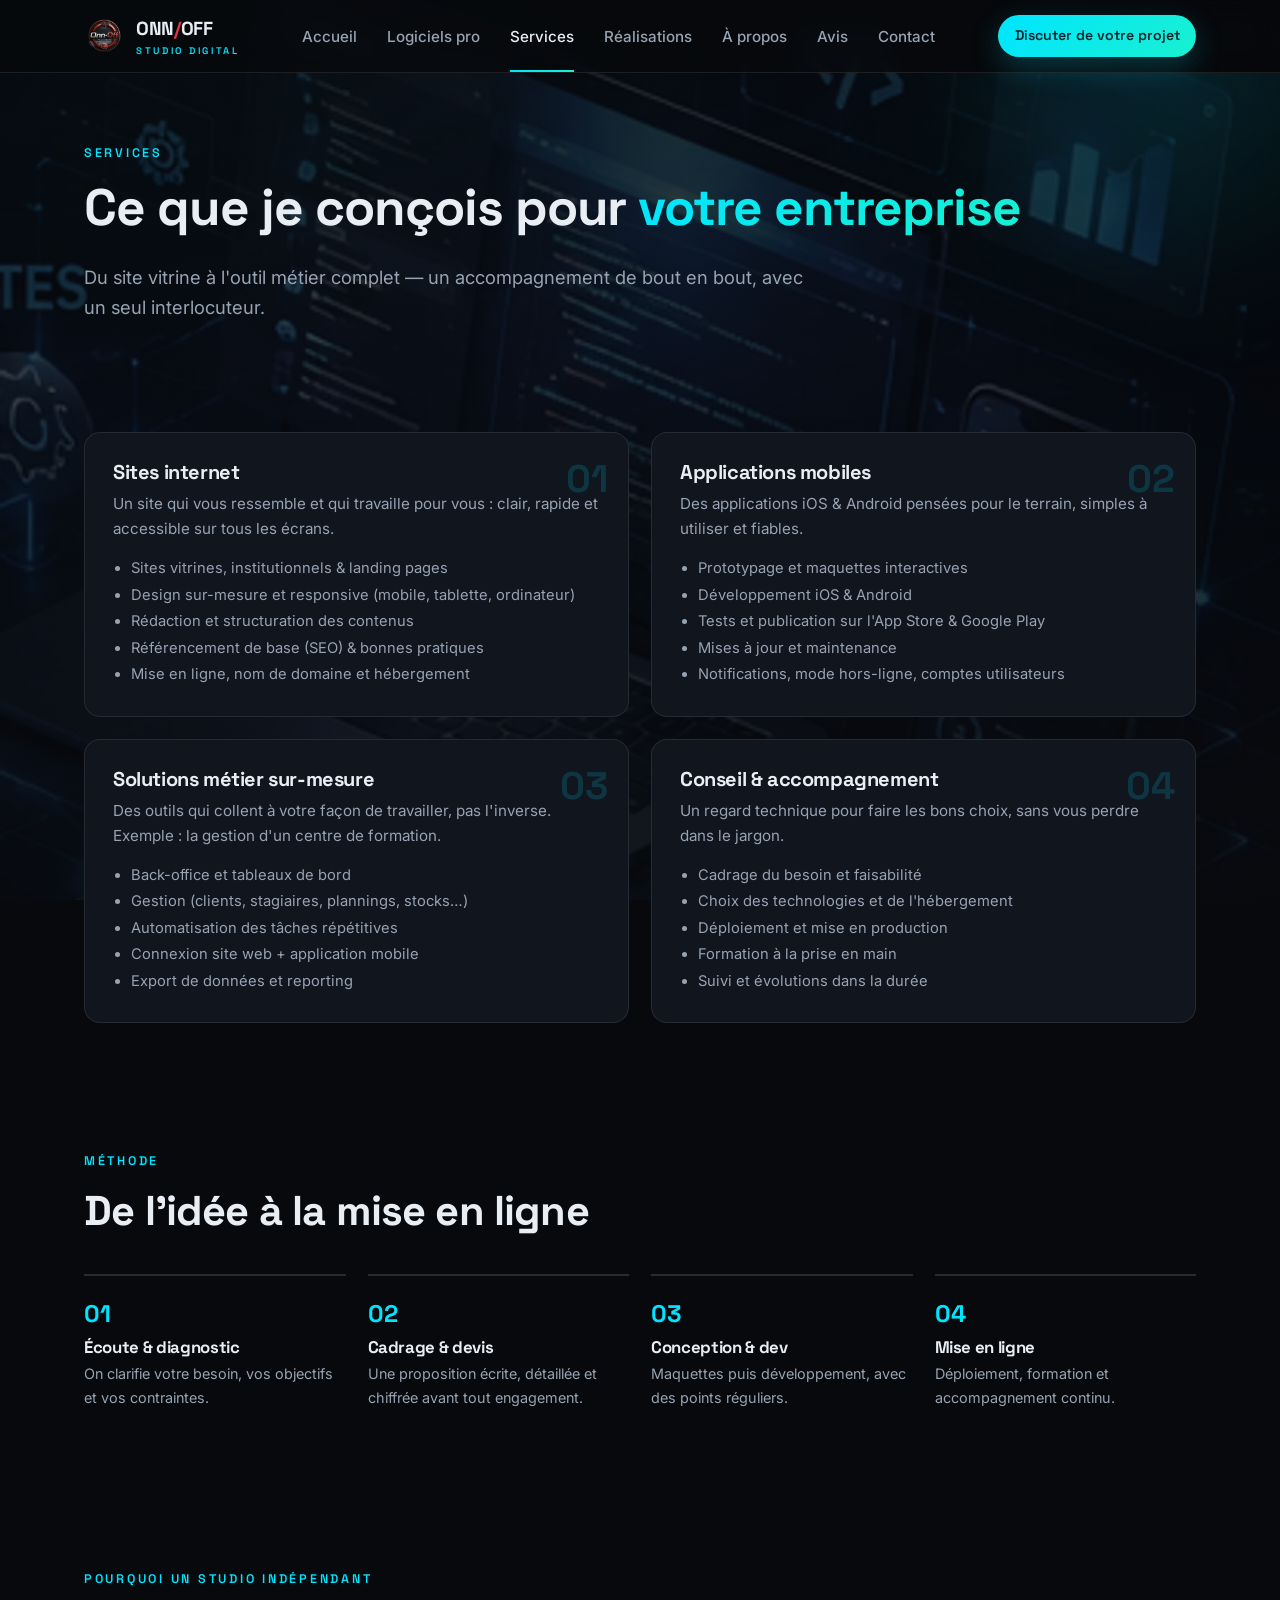
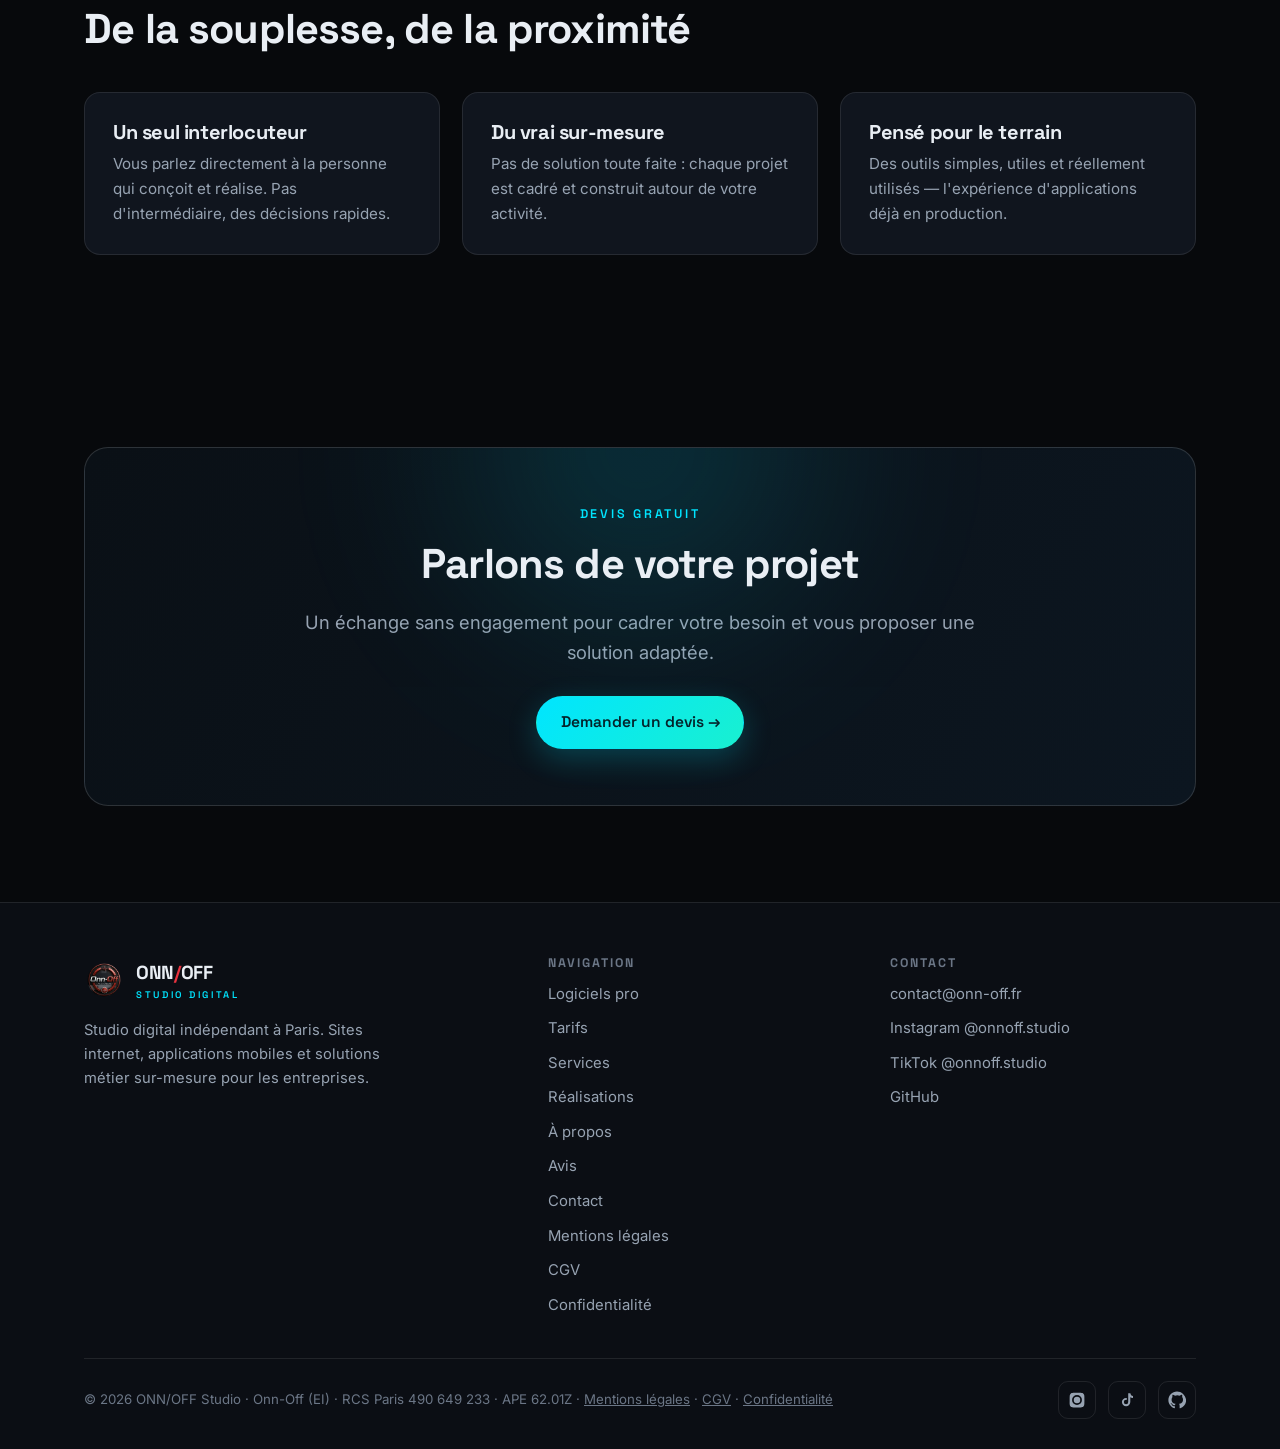
<file: services.html>
<!DOCTYPE html>
<html lang="fr">
<head>
<meta charset="UTF-8">
<meta name="viewport" content="width=device-width, initial-scale=1">
<title>Services — ONN/OFF Studio · Applications et logiciels métier</title>
<meta name="description" content="Création de sites internet, applications mobiles et solutions métier sur-mesure pour les entreprises, par un studio indépendant à Paris.">
<meta property="og:title" content="Services — ONN/OFF Studio · Applications et logiciels métier">
<meta property="og:description" content="Création de sites internet, applications mobiles et solutions métier sur-mesure pour les entreprises, par un studio indépendant à Paris.">
<meta property="og:image" content="og-banner.png">
<link rel="icon" href="logo.png">
<link rel="preconnect" href="https://fonts.googleapis.com">
<link rel="preconnect" href="https://fonts.gstatic.com" crossorigin>
<link href="https://fonts.googleapis.com/css2?family=Inter:wght@400;500;600&family=Space+Grotesk:wght@500;600;700&display=swap" rel="stylesheet">
<link rel="stylesheet" href="style.css">
<link rel="canonical" href="https://studio.onn-off.fr/services.html">
<script type="application/ld+json">
{
    "@context":  "https://schema.org",
    "@type":  "WebPage",
    "@id":  "https://studio.onn-off.fr/services.html#page",
    "url":  "https://studio.onn-off.fr/services.html",
    "name":  "Services — ONN/OFF Studio · Sites web, applications \u0026 solutions métier",
    "description":  "Création de sites internet, applications mobiles et solutions métier sur-mesure pour les entreprises, par un studio indépendant à Paris.",
    "inLanguage":  "fr-FR",
    "isPartOf":  {
                     "@type":  "WebSite",
                     "@id":  "https://studio.onn-off.fr/#site",
                     "url":  "https://studio.onn-off.fr/",
                     "name":  "ONN/OFF Studio"
                 },
    "publisher":  {
                      "@id":  "https://studio.onn-off.fr/#organisation"
                  },
    "breadcrumb":  {
                       "@type":  "BreadcrumbList",
                       "itemListElement":  [
                                               {
                                                   "@type":  "ListItem",
                                                   "position":  1,
                                                   "name":  "Accueil",
                                                   "item":  "https://studio.onn-off.fr/"
                                               },
                                               {
                                                   "@type":  "ListItem",
                                                   "position":  2,
                                                   "name":  "Services",
                                                   "item":  "https://studio.onn-off.fr/services.html"
                                               }
                                           ]
                   }
}
</script>
</head>
<body>
<header class="site-header">
  <div class="container nav">
    <a href="index.html" class="brand">
      <img src="logo.png" alt="ONN/OFF Studio">
      <span>ONN<span class="slash">/</span>OFF<small>STUDIO DIGITAL</small></span>
    </a>
    <nav>
      <ul class="nav-links"><li><a href="index.html">Accueil</a></li><li><a href="index.html#logiciels-pro">Logiciels pro</a></li><li><a href="services.html" class="active">Services</a></li><li><a href="realisations.html">Réalisations</a></li><li><a href="a-propos.html">À propos</a></li><li><a href="avis.html">Avis</a></li><li><a href="contact.html">Contact</a></li></ul>
    </nav>
    <div class="nav-cta">
      <a href="contact.html" class="btn btn-primary btn-sm">Discuter de votre projet</a>
      <button class="burger" aria-label="Menu">
        <svg viewBox="0 0 24 24" fill="none" stroke="currentColor" stroke-width="2"><path d="M3 6h18M3 12h18M3 18h18"/></svg>
      </button>
    </div>
  </div>
</header>

<section class="page-hero"><div class="glow glow--cyan"></div>
  <div class="container reveal">
    <p class="eyebrow">Services</p>
    <h1>Ce que je conçois pour <span class="grad-text">votre entreprise</span></h1>
    <p class="lead">Du site vitrine à l'outil métier complet — un accompagnement de bout en bout, avec un seul interlocuteur.</p>
  </div>
</section>

<section class="section section--tight">
  <div class="container">
    <div class="grid grid-2">
      <div class="card reveal"><div class="num">01</div>
      <h3>Sites internet</h3><p style="margin-bottom:14px">Un site qui vous ressemble et qui travaille pour vous : clair, rapide et accessible sur tous les écrans.</p>
      <ul style="margin:0;padding-left:18px;color:var(--muted);font-size:.92rem;line-height:1.8"><li>Sites vitrines, institutionnels &amp; landing pages</li><li>Design sur-mesure et responsive (mobile, tablette, ordinateur)</li><li>Rédaction et structuration des contenus</li><li>Référencement de base (SEO) &amp; bonnes pratiques</li><li>Mise en ligne, nom de domaine et hébergement</li></ul></div>
      <div class="card reveal"><div class="num">02</div>
      <h3>Applications mobiles</h3><p style="margin-bottom:14px">Des applications iOS &amp; Android pensées pour le terrain, simples à utiliser et fiables.</p>
      <ul style="margin:0;padding-left:18px;color:var(--muted);font-size:.92rem;line-height:1.8"><li>Prototypage et maquettes interactives</li><li>Développement iOS &amp; Android</li><li>Tests et publication sur l'App Store &amp; Google Play</li><li>Mises à jour et maintenance</li><li>Notifications, mode hors-ligne, comptes utilisateurs</li></ul></div>
      <div class="card reveal"><div class="num">03</div>
      <h3>Solutions métier sur-mesure</h3><p style="margin-bottom:14px">Des outils qui collent à votre façon de travailler, pas l'inverse. Exemple&nbsp;: la gestion d'un centre de formation.</p>
      <ul style="margin:0;padding-left:18px;color:var(--muted);font-size:.92rem;line-height:1.8"><li>Back-office et tableaux de bord</li><li>Gestion (clients, stagiaires, plannings, stocks…)</li><li>Automatisation des tâches répétitives</li><li>Connexion site web + application mobile</li><li>Export de données et reporting</li></ul></div>
      <div class="card reveal"><div class="num">04</div>
      <h3>Conseil &amp; accompagnement</h3><p style="margin-bottom:14px">Un regard technique pour faire les bons choix, sans vous perdre dans le jargon.</p>
      <ul style="margin:0;padding-left:18px;color:var(--muted);font-size:.92rem;line-height:1.8"><li>Cadrage du besoin et faisabilité</li><li>Choix des technologies et de l'hébergement</li><li>Déploiement et mise en production</li><li>Formation à la prise en main</li><li>Suivi et évolutions dans la durée</li></ul></div>
    </div>
  </div>
</section>

<section class="section section--tight">
  <div class="container">
    <p class="eyebrow reveal">Méthode</p>
    <h2 class="reveal" style="margin-bottom:40px">De l'idée à la mise en ligne</h2>
    <div class="steps reveal">
      <div class="step"><div class="n">01</div><h4>Écoute &amp; diagnostic</h4><p>On clarifie votre besoin, vos objectifs et vos contraintes.</p></div>
      <div class="step"><div class="n">02</div><h4>Cadrage &amp; devis</h4><p>Une proposition écrite, détaillée et chiffrée avant tout engagement.</p></div>
      <div class="step"><div class="n">03</div><h4>Conception &amp; dev</h4><p>Maquettes puis développement, avec des points réguliers.</p></div>
      <div class="step"><div class="n">04</div><h4>Mise en ligne</h4><p>Déploiement, formation et accompagnement continu.</p></div>
    </div>
  </div>
</section>

<section class="section">
  <div class="container">
    <div class="reveal" style="max-width:60ch"><p class="eyebrow">Pourquoi un studio indépendant</p>
      <h2>De la souplesse, de la proximité</h2></div>
    <div class="grid grid-3 reveal" style="margin-top:40px">
      <div class="card"><h3>Un seul interlocuteur</h3><p>Vous parlez directement à la personne qui conçoit et réalise. Pas d'intermédiaire, des décisions rapides.</p></div>
      <div class="card"><h3>Du vrai sur-mesure</h3><p>Pas de solution toute faite : chaque projet est cadré et construit autour de votre activité.</p></div>
      <div class="card"><h3>Pensé pour le terrain</h3><p>Des outils simples, utiles et réellement utilisés — l'expérience d'applications déjà en production.</p></div>
    </div>
  </div>
</section>

<section class="section"><div class="container"><div class="cta-band reveal"><div class="glow glow--cyan"></div>
  <p class="eyebrow">Devis gratuit</p>
  <h2>Parlons de votre projet</h2>
  <p class="lead" style="margin:0 auto 28px">Un échange sans engagement pour cadrer votre besoin et vous proposer une solution adaptée.</p>
  <a href="contact.html" class="btn btn-primary">Demander un devis &rarr;</a>
</div></div></section>
<footer class="site-footer">
  <div class="container">
    <div class="footer-top">
      <div>
        <a href="index.html" class="brand" style="margin-bottom:14px">
          <img src="logo.png" alt=""><span>ONN<span class="slash">/</span>OFF<small>STUDIO DIGITAL</small></span>
        </a>
        <p>Studio digital indépendant à Paris. Sites internet, applications mobiles et solutions métier sur-mesure pour les entreprises.</p>
      </div>
      <div class="footer-col">
        <h4>Navigation</h4>
        <a href="index.html#logiciels-pro">Logiciels pro</a>
        <a href="tarifs.html">Tarifs</a>
        <a href="services.html">Services</a>
        <a href="realisations.html">Réalisations</a>
        <a href="a-propos.html">À propos</a>
        <a href="avis.html">Avis</a>
        <a href="contact.html">Contact</a>
        <a href="mentions-legales.html">Mentions légales</a>
        <a href="cgv.html">CGV</a>
        <a href="confidentialite.html">Confidentialité</a>
      </div>
      <div class="footer-col">
        <h4>Contact</h4>
        <a href="mailto:contact@onn-off.fr">contact@onn-off.fr</a>
        <a href="https://www.instagram.com/onnoff.studio/" target="_blank" rel="noopener">Instagram @onnoff.studio</a>
        <a href="https://www.tiktok.com/@onnoff.studio" target="_blank" rel="noopener">TikTok @onnoff.studio</a>
        <a href="https://github.com/olivieronno-svg" target="_blank" rel="noopener">GitHub</a>
      </div>
    </div>
    <div class="footer-bottom">
      <small>&copy; <span id="year">2026</span> ONN/OFF Studio &middot; Onn-Off (EI) &middot; RCS Paris 490&nbsp;649&nbsp;233 &middot; APE 62.01Z &middot; <a href="mentions-legales.html" style="color:inherit;text-decoration:underline">Mentions légales</a> &middot; <a href="cgv.html" style="color:inherit;text-decoration:underline">CGV</a> &middot; <a href="confidentialite.html" style="color:inherit;text-decoration:underline">Confidentialité</a></small>
      <div class="socials">
        <a href="https://www.instagram.com/onnoff.studio/" target="_blank" rel="noopener" aria-label="Instagram"><svg viewBox="0 0 24 24"><path d="M12 2.2c3.2 0 3.6 0 4.9.07 1.2.06 1.8.25 2.2.42.6.2 1 .5 1.4.9.4.4.7.8.9 1.4.17.4.36 1 .42 2.2.06 1.3.07 1.7.07 4.9s0 3.6-.07 4.9c-.06 1.2-.25 1.8-.42 2.2-.2.6-.5 1-.9 1.4-.4.4-.8.7-1.4.9-.4.17-1 .36-2.2.42-1.3.06-1.7.07-4.9.07s-3.6 0-4.9-.07c-1.2-.06-1.8-.25-2.2-.42-.6-.2-1-.5-1.4-.9-.4-.4-.7-.8-.9-1.4-.17-.4-.36-1-.42-2.2C2.2 15.6 2.2 15.2 2.2 12s0-3.6.07-4.9c.06-1.2.25-1.8.42-2.2.2-.6.5-1 .9-1.4.4-.4.8-.7 1.4-.9.4-.17 1-.36 2.2-.42C8.4 2.2 8.8 2.2 12 2.2zm0 3.2A6.6 6.6 0 1018.6 12 6.6 6.6 0 0012 5.4zm0 10.9A4.3 4.3 0 1116.3 12 4.3 4.3 0 0112 16.3zm6.8-11.2a1.54 1.54 0 11-1.54-1.54 1.54 1.54 0 011.54 1.54z"/></svg></a>
        <a href="https://www.tiktok.com/@onnoff.studio" target="_blank" rel="noopener" aria-label="TikTok"><svg viewBox="0 0 24 24"><path d="M16.5 3c.3 2 1.5 3.5 3.5 3.8v2.6c-1.3.1-2.5-.3-3.6-1v6.4a5.6 5.6 0 11-5.6-5.6c.3 0 .6 0 .9.1v2.7a2.9 2.9 0 00-1-.2 2.9 2.9 0 102.9 2.9V3z"/></svg></a>
        <a href="https://github.com/olivieronno-svg" target="_blank" rel="noopener" aria-label="GitHub"><svg viewBox="0 0 24 24"><path d="M12 .5C5.7.5.5 5.7.5 12c0 5.1 3.3 9.4 7.9 10.9.6.1.8-.3.8-.6v-2c-3.2.7-3.9-1.5-3.9-1.5-.5-1.3-1.3-1.7-1.3-1.7-1.1-.7.1-.7.1-.7 1.2.1 1.8 1.2 1.8 1.2 1 1.8 2.8 1.3 3.5 1 .1-.8.4-1.3.7-1.6-2.6-.3-5.3-1.3-5.3-5.8 0-1.3.5-2.3 1.2-3.1-.1-.3-.5-1.5.1-3.1 0 0 1-.3 3.3 1.2a11.5 11.5 0 016 0c2.3-1.5 3.3-1.2 3.3-1.2.6 1.6.2 2.8.1 3.1.8.8 1.2 1.8 1.2 3.1 0 4.5-2.7 5.5-5.3 5.8.4.4.8 1.1.8 2.2v3.3c0 .3.2.7.8.6 4.6-1.5 7.9-5.8 7.9-10.9C23.5 5.7 18.3.5 12 .5z"/></svg></a>
      </div>
    </div>
  </div>
</footer>
<script src="main.js"></script>
</body>
</html>
</file>
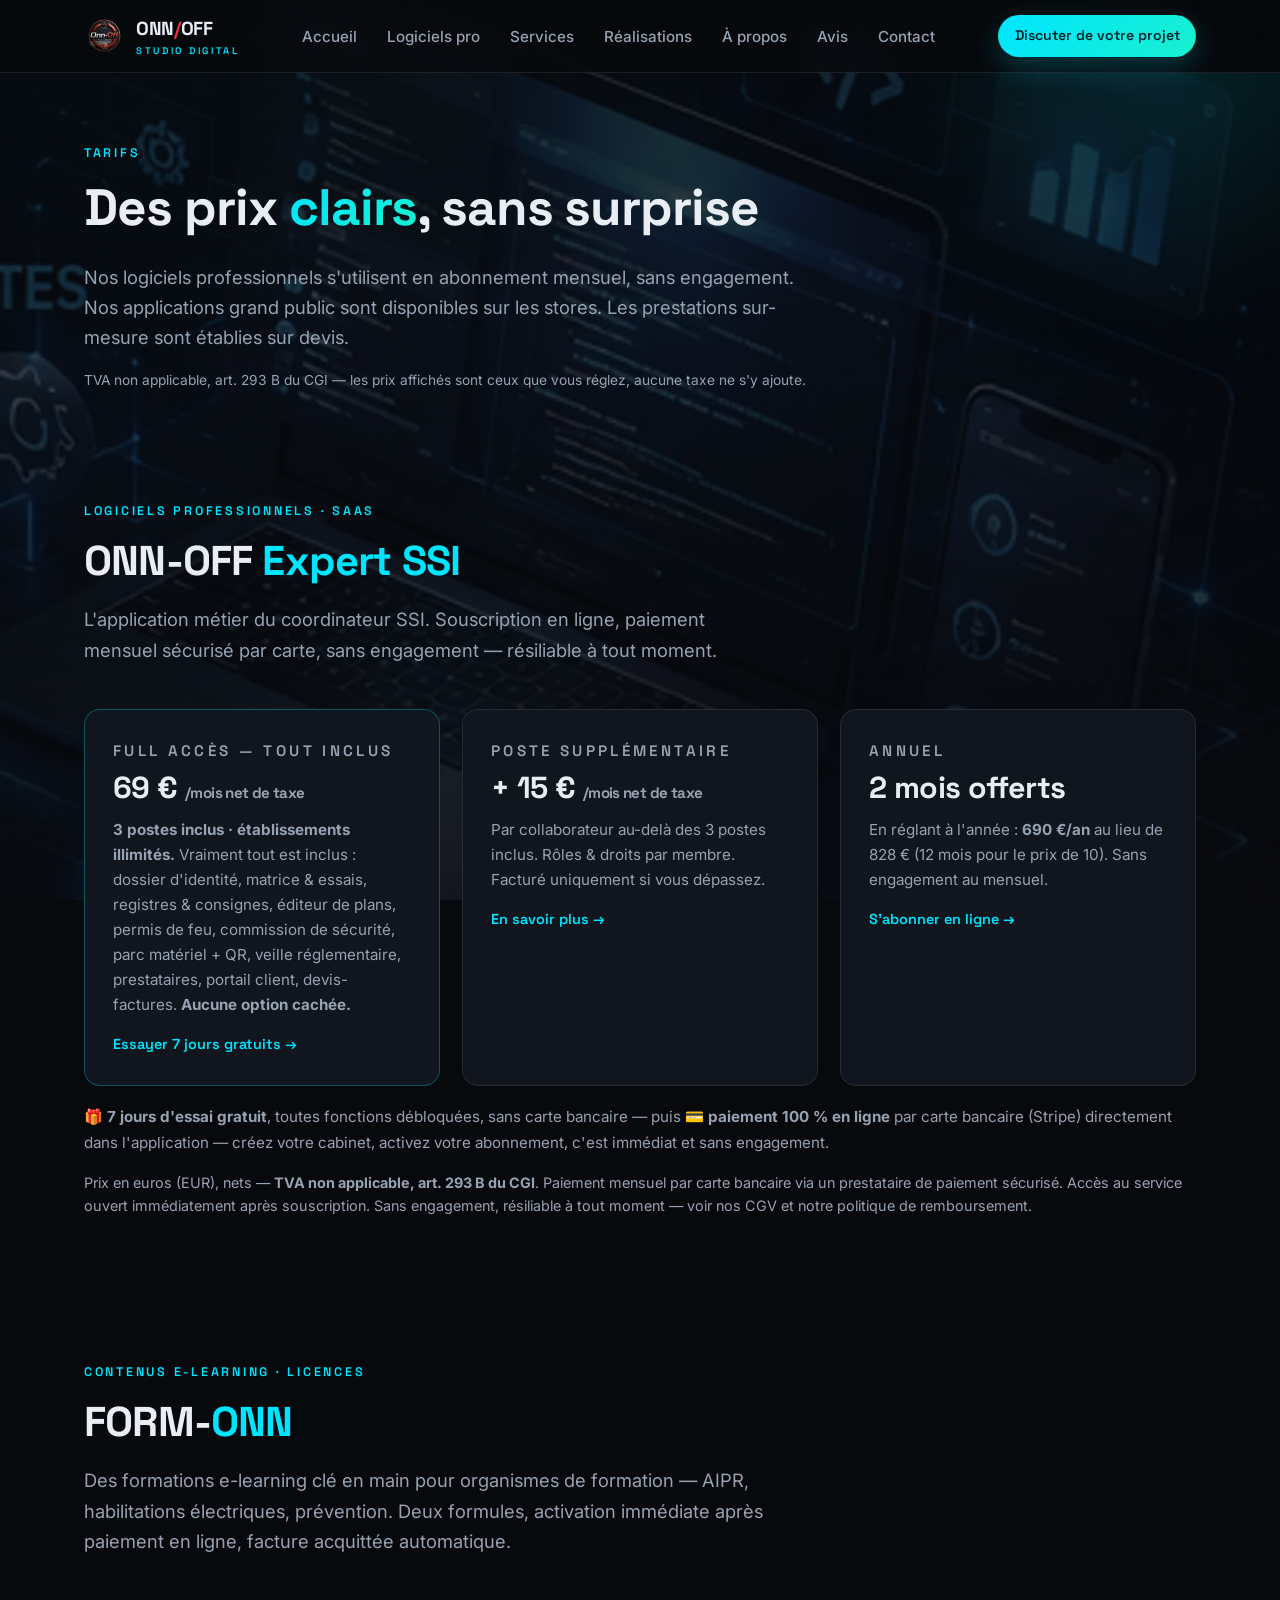
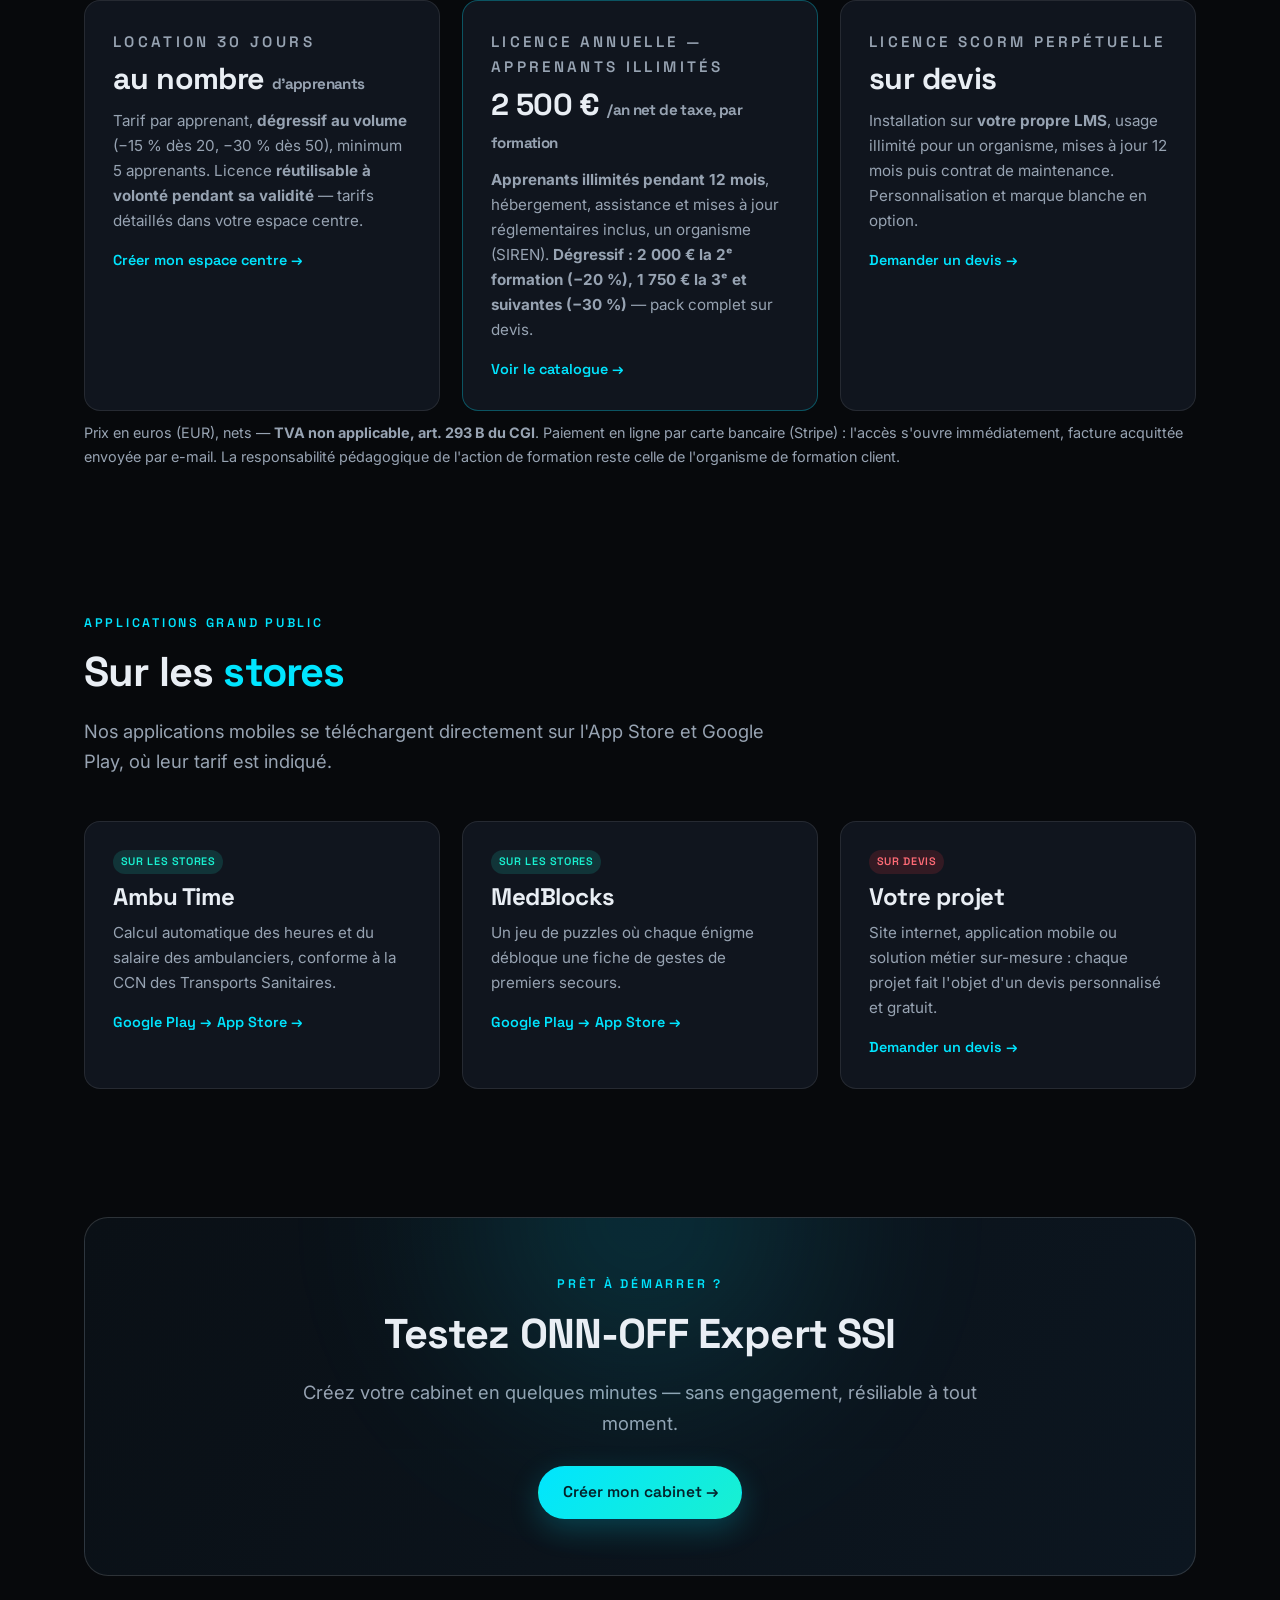
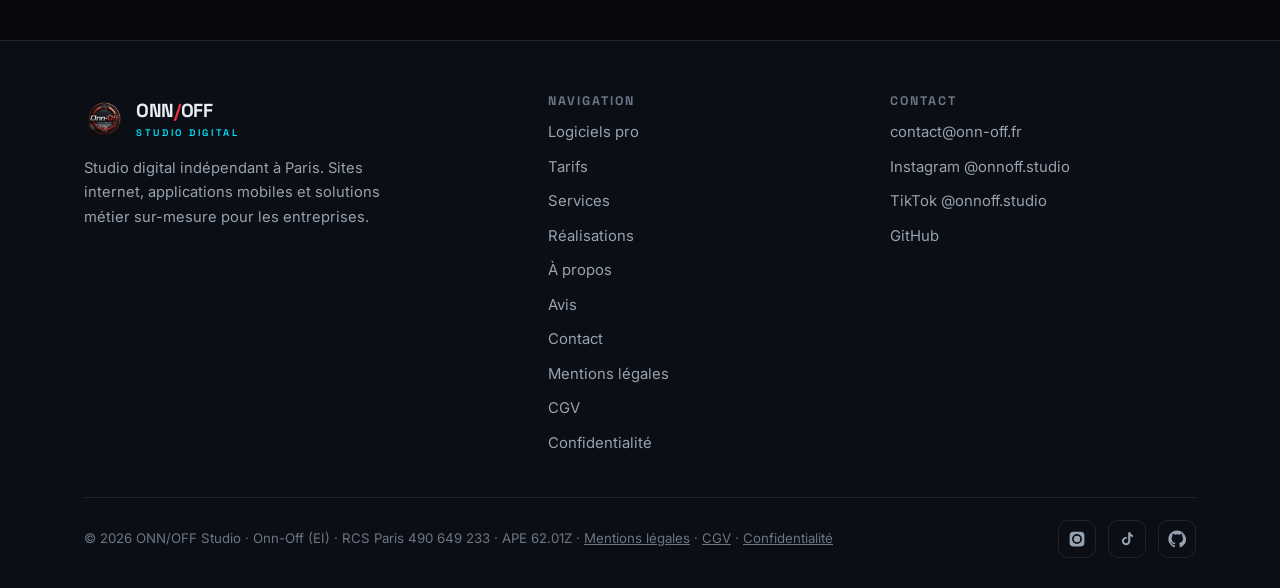
<file: tarifs.html>
<!DOCTYPE html>
<html lang="fr">
<head>
<meta charset="UTF-8">
<meta name="viewport" content="width=device-width, initial-scale=1">
<title>Tarifs — ONN/OFF Studio · Paris</title>
<meta name="description" content="ONN-OFF Expert SSI à 69 €/mois net de taxe, tout inclus, établissements illimités. Applications sur les stores et prestations sur devis.">
<link rel="icon" href="logo.png">
<link rel="preconnect" href="https://fonts.googleapis.com">
<link rel="preconnect" href="https://fonts.gstatic.com" crossorigin>
<link href="https://fonts.googleapis.com/css2?family=Inter:wght@400;500;600&family=Space+Grotesk:wght@500;600;700&display=swap" rel="stylesheet">
<link rel="stylesheet" href="style.css">
<link rel="canonical" href="https://studio.onn-off.fr/tarifs.html">
<script type="application/ld+json">
{
    "@context":  "https://schema.org",
    "@type":  "WebPage",
    "@id":  "https://studio.onn-off.fr/tarifs.html#page",
    "url":  "https://studio.onn-off.fr/tarifs.html",
    "name":  "Tarifs — ONN/OFF Studio · Paris",
    "description":  "ONN-OFF Expert SSI à 69 €/mois net de taxe, tout inclus, établissements illimités. Applications sur les stores et prestations sur devis.",
    "inLanguage":  "fr-FR",
    "isPartOf":  {
                     "@type":  "WebSite",
                     "@id":  "https://studio.onn-off.fr/#site",
                     "url":  "https://studio.onn-off.fr/",
                     "name":  "ONN/OFF Studio"
                 },
    "publisher":  {
                      "@id":  "https://studio.onn-off.fr/#organisation"
                  },
    "breadcrumb":  {
                       "@type":  "BreadcrumbList",
                       "itemListElement":  [
                                               {
                                                   "@type":  "ListItem",
                                                   "position":  1,
                                                   "name":  "Accueil",
                                                   "item":  "https://studio.onn-off.fr/"
                                               },
                                               {
                                                   "@type":  "ListItem",
                                                   "position":  2,
                                                   "name":  "Tarifs",
                                                   "item":  "https://studio.onn-off.fr/tarifs.html"
                                               }
                                           ]
                   }
}
</script>
</head>
<body>
<header class="site-header">
  <div class="container nav">
    <a href="index.html" class="brand">
      <img src="logo.png" alt="ONN/OFF Studio">
      <span>ONN<span class="slash">/</span>OFF<small>STUDIO DIGITAL</small></span>
    </a>
    <nav>
      <ul class="nav-links"><li><a href="index.html">Accueil</a></li><li><a href="index.html#logiciels-pro">Logiciels pro</a></li><li><a href="services.html">Services</a></li><li><a href="realisations.html">Réalisations</a></li><li><a href="a-propos.html">À propos</a></li><li><a href="avis.html">Avis</a></li><li><a href="contact.html">Contact</a></li></ul>
    </nav>
    <div class="nav-cta">
      <a href="contact.html" class="btn btn-primary btn-sm">Discuter de votre projet</a>
      <button class="burger" aria-label="Menu">
        <svg viewBox="0 0 24 24" fill="none" stroke="currentColor" stroke-width="2"><path d="M3 6h18M3 12h18M3 18h18"/></svg>
      </button>
    </div>
  </div>
</header>

<section class="page-hero"><div class="glow glow--cyan"></div>
  <div class="container reveal">
    <p class="eyebrow">Tarifs</p>
    <h1>Des prix <span class="grad-text">clairs</span>, sans surprise</h1>
    <p class="lead">Nos logiciels professionnels s'utilisent en abonnement mensuel, sans engagement. Nos applications grand public sont disponibles sur les stores. Les prestations sur-mesure sont établies sur devis.</p>
  </div>

  <div class="container"><p class="muted" style="font-size:.86rem;margin-top:8px">TVA non applicable, art. 293 B du CGI — les prix affichés sont ceux que vous réglez, aucune taxe ne s'y ajoute.</p></div>
</section>

<!-- Logiciels pro en abonnement (payés sur le site) -->
<section class="section section--tight">
  <div class="container">
    <div class="reveal" style="max-width:62ch">
      <p class="eyebrow">Logiciels professionnels · SaaS</p>
      <h2>ONN-OFF <span class="accent">Expert SSI</span></h2>
      <p class="lead">L'application métier du coordinateur SSI. Souscription en ligne, paiement mensuel sécurisé par carte, sans engagement — résiliable à tout moment.</p>
    </div>
    <div class="grid grid-3" style="margin-top:44px">
      <div class="card card--accent reveal">
        <p class="eyebrow" style="margin-bottom:8px">Full accès — tout inclus</p>
        <h3 style="font-size:1.9rem">69 € <small style="font-size:.5em;color:var(--muted)">/mois net de taxe</small></h3>
        <p><strong>3 postes inclus · établissements illimités.</strong> Vraiment tout est inclus : dossier d'identité, matrice &amp; essais, registres &amp; consignes, éditeur de plans, permis de feu, commission de sécurité, parc matériel + QR, veille réglementaire, prestataires, portail client, devis-factures. <strong>Aucune option cachée.</strong></p>
        <a href="https://onn-off-expert-ssi.vercel.app/inscription" target="_blank" rel="noopener" class="card-link">Essayer 7 jours gratuits &rarr;</a>
      </div>
      <div class="card reveal">
        <p class="eyebrow" style="margin-bottom:8px">Poste supplémentaire</p>
        <h3 style="font-size:1.9rem">+ 15 € <small style="font-size:.5em;color:var(--muted)">/mois net de taxe</small></h3>
        <p>Par collaborateur au-delà des 3 postes inclus. Rôles &amp; droits par membre. Facturé uniquement si vous dépassez.</p>
        <a href="expert-ssi.html" class="card-link">En savoir plus &rarr;</a>
      </div>
      <div class="card reveal">
        <p class="eyebrow" style="margin-bottom:8px">Annuel</p>
        <h3 style="font-size:1.9rem">2 mois offerts</h3>
        <p>En réglant à l'année : <strong>690 €/an</strong> au lieu de 828 € (12 mois pour le prix de 10). Sans engagement au mensuel.</p>
        <a href="https://onn-off-expert-ssi.vercel.app/inscription" target="_blank" rel="noopener" class="card-link">S'abonner en ligne &rarr;</a>
      </div>
    </div>
    <p class="muted reveal" style="font-size:.95rem;margin-top:18px">🎁 <strong>7 jours d'essai gratuit</strong>, toutes fonctions débloquées, sans carte bancaire — puis 💳 <strong>paiement 100&nbsp;% en ligne</strong> par carte bancaire (Stripe) directement dans l'application — créez votre cabinet, activez votre abonnement, c'est immédiat et sans engagement.</p>
    <p class="muted reveal" style="font-size:.9rem;margin-top:10px">Prix en euros (EUR), nets — <strong>TVA non applicable, art.&nbsp;293&nbsp;B du CGI</strong>. Paiement mensuel par carte bancaire via un prestataire de paiement sécurisé. Accès au service ouvert immédiatement après souscription. Sans engagement, résiliable à tout moment&nbsp;— voir nos <a href="cgv.html">CGV</a> et notre <a href="cgv.html#remboursement">politique de remboursement</a>.</p>
  </div>
</section>

<!-- FORM-ONN : contenus e-learning pour organismes de formation -->
<section class="section section--tight">
  <div class="container">
    <div class="reveal" style="max-width:62ch">
      <p class="eyebrow">Contenus e-learning · licences</p>
      <h2>FORM-<span class="accent">ONN</span></h2>
      <p class="lead">Des formations e-learning clé en main pour organismes de formation — AIPR, habilitations électriques, prévention. Deux formules, activation immédiate après paiement en ligne, facture acquittée automatique.</p>
    </div>
    <div class="grid grid-3" style="margin-top:44px">
      <div class="card reveal">
        <p class="eyebrow" style="margin-bottom:8px">Location 30 jours</p>
        <h3 style="font-size:1.9rem">au nombre <small style="font-size:.5em;color:var(--muted)">d'apprenants</small></h3>
        <p>Tarif par apprenant, <strong>dégressif au volume</strong> (−15 % dès 20, −30 % dès 50), minimum 5 apprenants. Licence <strong>réutilisable à volonté pendant sa validité</strong> — tarifs détaillés dans votre espace centre.</p>
        <a href="https://form-onn.web.app/espace-centre.html" target="_blank" rel="noopener" class="card-link">Créer mon espace centre &rarr;</a>
      </div>
      <div class="card card--accent reveal">
        <p class="eyebrow" style="margin-bottom:8px">Licence annuelle — apprenants illimités</p>
        <h3 style="font-size:1.9rem">2 500 € <small style="font-size:.5em;color:var(--muted)">/an net de taxe, par formation</small></h3>
        <p><strong>Apprenants illimités pendant 12 mois</strong>, hébergement, assistance et mises à jour réglementaires inclus, un organisme (SIREN). <strong>Dégressif : 2 000 € la 2ᵉ formation (−20 %), 1 750 € la 3ᵉ et suivantes (−30 %)</strong> — pack complet sur devis.</p>
        <a href="https://form-onn.web.app" target="_blank" rel="noopener" class="card-link">Voir le catalogue &rarr;</a>
      </div>
      <div class="card reveal">
        <p class="eyebrow" style="margin-bottom:8px">Licence SCORM perpétuelle</p>
        <h3 style="font-size:1.9rem">sur devis</h3>
        <p>Installation sur <strong>votre propre LMS</strong>, usage illimité pour un organisme, mises à jour 12 mois puis contrat de maintenance. Personnalisation et marque blanche en option.</p>
        <a href="contact.html" class="card-link">Demander un devis &rarr;</a>
      </div>
    </div>
    <p class="muted reveal" style="font-size:.9rem;margin-top:10px">Prix en euros (EUR), nets — <strong>TVA non applicable, art.&nbsp;293&nbsp;B du CGI</strong>. Paiement en ligne par carte bancaire (Stripe) : l'accès s'ouvre immédiatement, facture acquittée envoyée par e-mail. La responsabilité pédagogique de l'action de formation reste celle de l'organisme de formation client.</p>
  </div>
</section>

<!-- Applications grand public (stores) -->
<section class="section section--tight">
  <div class="container">
    <div class="reveal" style="max-width:62ch">
      <p class="eyebrow">Applications grand public</p>
      <h2>Sur les <span class="accent">stores</span></h2>
      <p class="lead">Nos applications mobiles se téléchargent directement sur l'App Store et Google Play, où leur tarif est indiqué.</p>
    </div>
    <div class="grid grid-3" style="margin-top:44px">
      <div class="card reveal">
        <div style="display:flex;gap:8px;margin-bottom:10px;flex-wrap:wrap"><span class="badge badge-live">Sur les stores</span></div>
        <h3 style="font-size:1.5rem">Ambu Time</h3>
        <p>Calcul automatique des heures et du salaire des ambulanciers, conforme à la CCN des Transports Sanitaires.</p>
        <a href="https://play.google.com/store/apps/details?id=com.onnoff.ambutime" target="_blank" rel="noopener" class="card-link">Google Play &rarr;</a>
        <a href="https://apps.apple.com/app/id6763624759" target="_blank" rel="noopener" class="card-link">App Store &rarr;</a>
      </div>
      <div class="card reveal">
        <div style="display:flex;gap:8px;margin-bottom:10px;flex-wrap:wrap"><span class="badge badge-live">Sur les stores</span></div>
        <h3 style="font-size:1.5rem">MedBlocks</h3>
        <p>Un jeu de puzzles où chaque énigme débloque une fiche de gestes de premiers secours.</p>
        <a href="https://play.google.com/store/apps/details?id=com.olivieronno.medblocks" target="_blank" rel="noopener" class="card-link">Google Play &rarr;</a>
        <a href="https://apps.apple.com/us/app/medblocks/id6768181658" target="_blank" rel="noopener" class="card-link">App Store &rarr;</a>
      </div>
      <div class="card reveal">
        <div style="display:flex;gap:8px;margin-bottom:10px;flex-wrap:wrap"><span class="badge badge-flag">Sur devis</span></div>
        <h3 style="font-size:1.5rem">Votre projet</h3>
        <p>Site internet, application mobile ou solution métier sur-mesure : chaque projet fait l'objet d'un devis personnalisé et gratuit.</p>
        <a href="contact.html" class="card-link">Demander un devis &rarr;</a>
      </div>
    </div>
  </div>
</section>

<section class="section section--tight">
  <div class="container"><div class="cta-band reveal"><div class="glow glow--cyan"></div>
    <p class="eyebrow">Prêt à démarrer ?</p>
    <h2>Testez ONN-OFF Expert SSI</h2>
    <p class="lead" style="margin:0 auto 28px">Créez votre cabinet en quelques minutes — sans engagement, résiliable à tout moment.</p>
    <a href="https://onn-off-expert-ssi.vercel.app/inscription" target="_blank" rel="noopener" class="btn btn-primary">Créer mon cabinet &rarr;</a>
  </div></div>
</section>

<footer class="site-footer">
  <div class="container">
    <div class="footer-top">
      <div>
        <a href="index.html" class="brand" style="margin-bottom:14px">
          <img src="logo.png" alt=""><span>ONN<span class="slash">/</span>OFF<small>STUDIO DIGITAL</small></span>
        </a>
        <p>Studio digital indépendant à Paris. Sites internet, applications mobiles et solutions métier sur-mesure pour les entreprises.</p>
      </div>
      <div class="footer-col">
        <h4>Navigation</h4>
        <a href="index.html#logiciels-pro">Logiciels pro</a>
        <a href="tarifs.html">Tarifs</a>
        <a href="services.html">Services</a>
        <a href="realisations.html">Réalisations</a>
        <a href="a-propos.html">À propos</a>
        <a href="avis.html">Avis</a>
        <a href="contact.html">Contact</a>
        <a href="mentions-legales.html">Mentions légales</a>
        <a href="cgv.html">CGV</a>
        <a href="confidentialite.html">Confidentialité</a>
      </div>
      <div class="footer-col">
        <h4>Contact</h4>
        <a href="mailto:contact@onn-off.fr">contact@onn-off.fr</a>
        <a href="https://www.instagram.com/onnoff.studio/" target="_blank" rel="noopener">Instagram @onnoff.studio</a>
        <a href="https://www.tiktok.com/@onnoff.studio" target="_blank" rel="noopener">TikTok @onnoff.studio</a>
        <a href="https://github.com/olivieronno-svg" target="_blank" rel="noopener">GitHub</a>
      </div>
    </div>
    <div class="footer-bottom">
      <small>&copy; <span id="year">2026</span> ONN/OFF Studio &middot; Onn-Off (EI) &middot; RCS Paris 490&nbsp;649&nbsp;233 &middot; APE 62.01Z &middot; <a href="mentions-legales.html" style="color:inherit;text-decoration:underline">Mentions légales</a> &middot; <a href="cgv.html" style="color:inherit;text-decoration:underline">CGV</a> &middot; <a href="confidentialite.html" style="color:inherit;text-decoration:underline">Confidentialité</a></small>
      <div class="socials">
        <a href="https://www.instagram.com/onnoff.studio/" target="_blank" rel="noopener" aria-label="Instagram"><svg viewBox="0 0 24 24"><path d="M12 2.2c3.2 0 3.6 0 4.9.07 1.2.06 1.8.25 2.2.42.6.2 1 .5 1.4.9.4.4.7.8.9 1.4.17.4.36 1 .42 2.2.06 1.3.07 1.7.07 4.9s0 3.6-.07 4.9c-.06 1.2-.25 1.8-.42 2.2-.2.6-.5 1-.9 1.4-.4.4-.8.7-1.4.9-.4.17-1 .36-2.2.42-1.3.06-1.7.07-4.9.07s-3.6 0-4.9-.07c-1.2-.06-1.8-.25-2.2-.42-.6-.2-1-.5-1.4-.9-.4-.4-.7-.8-.9-1.4-.17-.4-.36-1-.42-2.2C2.2 15.6 2.2 15.2 2.2 12s0-3.6.07-4.9c.06-1.2.25-1.8.42-2.2.2-.6.5-1 .9-1.4.4-.4.8-.7 1.4-.9.4-.17 1-.36 2.2-.42C8.4 2.2 8.8 2.2 12 2.2zm0 3.2A6.6 6.6 0 1018.6 12 6.6 6.6 0 0012 5.4zm0 10.9A4.3 4.3 0 1116.3 12 4.3 4.3 0 0112 16.3zm6.8-11.2a1.54 1.54 0 11-1.54-1.54 1.54 1.54 0 011.54 1.54z"/></svg></a>
        <a href="https://www.tiktok.com/@onnoff.studio" target="_blank" rel="noopener" aria-label="TikTok"><svg viewBox="0 0 24 24"><path d="M16.5 3c.3 2 1.5 3.5 3.5 3.8v2.6c-1.3.1-2.5-.3-3.6-1v6.4a5.6 5.6 0 11-5.6-5.6c.3 0 .6 0 .9.1v2.7a2.9 2.9 0 00-1-.2 2.9 2.9 0 102.9 2.9V3z"/></svg></a>
        <a href="https://github.com/olivieronno-svg" target="_blank" rel="noopener" aria-label="GitHub"><svg viewBox="0 0 24 24"><path d="M12 .5C5.7.5.5 5.7.5 12c0 5.1 3.3 9.4 7.9 10.9.6.1.8-.3.8-.6v-2c-3.2.7-3.9-1.5-3.9-1.5-.5-1.3-1.3-1.7-1.3-1.7-1.1-.7.1-.7.1-.7 1.2.1 1.8 1.2 1.8 1.2 1 1.8 2.8 1.3 3.5 1 .1-.8.4-1.3.7-1.6-2.6-.3-5.3-1.3-5.3-5.8 0-1.3.5-2.3 1.2-3.1-.1-.3-.5-1.5.1-3.1 0 0 1-.3 3.3 1.2a11.5 11.5 0 016 0c2.3-1.5 3.3-1.2 3.3-1.2.6 1.6.2 2.8.1 3.1.8.8 1.2 1.8 1.2 3.1 0 4.5-2.7 5.5-5.3 5.8.4.4.8 1.1.8 2.2v3.3c0 .3.2.7.8.6 4.6-1.5 7.9-5.8 7.9-10.9C23.5 5.7 18.3.5 12 .5z"/></svg></a>
      </div>
    </div>
  </div>
</footer>
<script src="main.js"></script>
</body>
</html>
</file>
<file: style.css>
/* =========================================================
   ONN/OFF Studio — Design system
   Sombre & tech · noir/cyan + accents rouges
   ========================================================= */
:root{
  --bg:#07090c; --bg2:#0b0e14; --panel:#10151e; --panel2:#141b26;
  --line:rgba(255,255,255,.09); --line2:rgba(255,255,255,.14);
  --text:#e9eef4; --muted:#97a3b2; --dim:#6b7686;
  --cyan:#00e5ff; --cyan-d:#0bb6cc; --teal:#19f0d0; --red:#e8323f; --red-d:#b81f2b;
  --r:16px; --r-sm:11px; --maxw:1160px;
  --shadow:0 24px 60px rgba(0,0,0,.45);
  --grad:linear-gradient(135deg,#00e5ff 0%,#19f0d0 100%);
}
*{box-sizing:border-box}
html{scroll-behavior:smooth}
body{
  margin:0; background:var(--bg); color:var(--text);
  font-family:'Inter',system-ui,-apple-system,Segoe UI,Roboto,sans-serif;
  font-size:17px; line-height:1.65; -webkit-font-smoothing:antialiased;
  overflow-x:hidden;
}
h1,h2,h3,h4{font-family:'Space Grotesk','Inter',sans-serif; line-height:1.1; margin:0 0 .5em; letter-spacing:-.02em; font-weight:700}
h1{font-size:clamp(2.3rem,5.2vw,4rem)}
h2{font-size:clamp(1.7rem,3.6vw,2.6rem)}
h3{font-size:1.25rem}
p{margin:0 0 1rem}
a{color:inherit;text-decoration:none}
img{max-width:100%;display:block}
.container{max-width:var(--maxw);margin:0 auto;padding:0 24px}
.accent{color:var(--cyan)}
.grad-text{background:var(--grad);-webkit-background-clip:text;background-clip:text;color:transparent}
.muted{color:var(--muted)}
.eyebrow{font-family:'Space Grotesk';font-size:.78rem;font-weight:600;letter-spacing:.22em;text-transform:uppercase;color:var(--cyan);margin-bottom:1rem}
.center{text-align:center}
.section{padding:96px 0;position:relative}
.section--tight{padding:64px 0}
.lead{font-size:1.15rem;color:var(--muted);max-width:60ch}

/* ---- glows / background fx ---- */
.glow{position:absolute;border-radius:50%;filter:blur(90px);opacity:.5;z-index:0;pointer-events:none}
.glow--cyan{background:radial-gradient(circle,rgba(0,229,255,.5),transparent 70%)}
.glow--red{background:radial-gradient(circle,rgba(232,50,63,.4),transparent 70%)}

/* ---- buttons ---- */
.btn{display:inline-flex;align-items:center;gap:.5em;font-family:'Space Grotesk';font-weight:600;font-size:.97rem;
  padding:.82em 1.5em;border-radius:999px;border:1px solid transparent;cursor:pointer;transition:.2s ease;white-space:nowrap}
.btn-primary{background:var(--grad);color:#04222a;box-shadow:0 10px 30px rgba(0,229,255,.22)}
.btn-primary:hover{transform:translateY(-2px);box-shadow:0 16px 40px rgba(0,229,255,.34)}
.btn-ghost{border-color:var(--line2);color:var(--text);background:rgba(255,255,255,.02)}
.btn-ghost:hover{border-color:var(--cyan);color:var(--cyan)}
.btn-sm{padding:.6em 1.1em;font-size:.88rem}

/* ---- header / nav ---- */
.site-header{position:sticky;top:0;z-index:50;backdrop-filter:blur(14px);
  background:rgba(7,9,12,.72);border-bottom:1px solid var(--line)}
.nav{display:flex;align-items:center;justify-content:space-between;height:72px}
.brand{display:flex;align-items:center;gap:12px;font-family:'Space Grotesk';font-weight:700;font-size:1.18rem;letter-spacing:-.02em}
.brand img{width:40px;height:40px}
.brand .slash{color:var(--red)}
.brand small{display:block;font-size:.6rem;letter-spacing:.28em;color:var(--cyan);font-weight:600}
.nav-links{display:flex;align-items:center;gap:30px;list-style:none;margin:0;padding:0}
.nav-links a{font-size:.95rem;color:var(--muted);font-weight:500;transition:.2s;position:relative}
.nav-links a:hover,.nav-links a.active{color:var(--text)}
.nav-links a.active::after{content:"";position:absolute;left:0;right:0;bottom:-26px;height:2px;background:var(--grad)}
.nav-cta{display:flex;align-items:center;gap:14px}
.burger{display:none;background:none;border:0;color:var(--text);cursor:pointer;padding:6px}
.burger svg{width:26px;height:26px}

/* ---- hero ---- */
.hero{position:relative;padding:88px 0 72px;overflow:hidden}
.hero .glow--cyan{width:640px;height:640px;top:-220px;right:-160px}
.hero .glow--red{width:420px;height:420px;bottom:-200px;left:-160px;opacity:.3}
.hero-grid{display:grid;grid-template-columns:1.15fr .85fr;gap:54px;align-items:center;position:relative;z-index:2}
.hero h1{margin-bottom:.35em}
.hero .lead{font-size:1.22rem}
.hero-cta{display:flex;gap:14px;flex-wrap:wrap;margin-top:32px}
.hero-meta{display:flex;gap:28px;margin-top:38px;flex-wrap:wrap}
.hero-meta div{font-size:.86rem;color:var(--muted)}
.hero-meta b{display:block;font-family:'Space Grotesk';font-size:1.5rem;color:var(--text);font-weight:700}
.hero-visual{position:relative}
.device{background:var(--panel);border:1px solid var(--line2);border-radius:var(--r);box-shadow:var(--shadow);overflow:hidden}
.device .bar{display:flex;gap:7px;padding:13px 16px;border-bottom:1px solid var(--line);background:rgba(255,255,255,.02)}
.device .bar i{width:11px;height:11px;border-radius:50%;background:#2a3340;display:block}
.device .bar i:first-child{background:var(--red)}
.device img{width:100%;display:block}
.hero-logo-badge{position:absolute;width:96px;height:96px;right:-18px;bottom:-22px;
  filter:drop-shadow(0 12px 24px rgba(0,0,0,.5))}

/* ---- pills row ---- */
.pillrow{display:flex;flex-wrap:wrap;gap:10px;margin-top:30px}
.pill{font-size:.84rem;color:var(--muted);border:1px solid var(--line);background:rgba(255,255,255,.02);
  padding:.45em 1em;border-radius:999px}
.pill::before{content:"";display:inline-block;width:6px;height:6px;border-radius:50%;background:var(--cyan);margin-right:8px;vertical-align:middle}

/* ---- cards / grids ---- */
.grid{display:grid;gap:22px}
.grid-2{grid-template-columns:repeat(2,1fr)}
.grid-3{grid-template-columns:repeat(3,1fr)}
.grid-4{grid-template-columns:repeat(4,1fr)}
.card{background:var(--panel);border:1px solid var(--line);border-radius:var(--r);padding:28px;transition:.25s ease;position:relative;overflow:hidden}
.card:hover{transform:translateY(-4px);border-color:var(--line2);box-shadow:var(--shadow)}
.card .num{font-family:'Space Grotesk';font-size:2.4rem;font-weight:700;color:rgba(0,229,255,.16);position:absolute;top:14px;right:20px}
.card h3{margin-bottom:.4em}
.card p{color:var(--muted);font-size:.95rem;margin:0}
.card .ico{width:46px;height:46px;border-radius:12px;display:flex;align-items:center;justify-content:center;
  background:rgba(0,229,255,.1);border:1px solid rgba(0,229,255,.25);margin-bottom:18px}
.card .ico svg{width:24px;height:24px;stroke:var(--cyan);fill:none;stroke-width:1.7}
.card--accent{border-color:rgba(0,229,255,.3)}
.card-link{margin-top:16px;font-family:'Space Grotesk';font-weight:600;font-size:.9rem;color:var(--cyan);display:inline-flex;gap:6px}

/* ---- portfolio cards ---- */
.work{background:var(--panel);border:1px solid var(--line);border-radius:var(--r);overflow:hidden;transition:.25s;display:flex;flex-direction:column}
.work:hover{transform:translateY(-4px);border-color:var(--line2);box-shadow:var(--shadow)}
.work-shot{aspect-ratio:1200/628;overflow:hidden;background:#05070a;border-bottom:1px solid var(--line)}
.work-shot img{width:100%;height:100%;object-fit:cover}
.work-body{padding:22px 24px 26px;display:flex;flex-direction:column;gap:6px;flex:1}
.work-body .cat{font-family:'Space Grotesk';font-size:.72rem;letter-spacing:.14em;text-transform:uppercase;color:var(--cyan)}
.work-body h3{margin:.1em 0 .2em}
.work-body p{color:var(--muted);font-size:.93rem;margin:0 0 8px}
.work-meta{margin-top:auto;display:flex;align-items:center;gap:10px;flex-wrap:wrap}
.badge{font-family:'Space Grotesk';font-size:.68rem;font-weight:600;letter-spacing:.06em;padding:.3em .7em;border-radius:999px;text-transform:uppercase}
.badge-live{background:rgba(25,240,208,.14);color:var(--teal)}
.badge-flag{background:rgba(232,50,63,.16);color:#ff6b76}
.badge-dev{background:rgba(242,166,12,.16);color:#f3b34e}
.appicon{width:40px;height:40px;border-radius:10px;border:1px solid var(--line)}

/* ---- featured case ---- */
.feature{display:grid;grid-template-columns:1fr 1fr;gap:0;background:var(--panel);border:1px solid var(--line2);border-radius:var(--r);overflow:hidden}
.feature .media{background:#05070a;display:flex;align-items:center;justify-content:center;border-right:1px solid var(--line)}
.feature .media img{width:100%;height:100%;object-fit:cover}
.feature .body{padding:42px}
.feature .body h2{font-size:1.9rem}
.tags{display:flex;flex-wrap:wrap;gap:8px;margin:18px 0}
.tags span{font-size:.8rem;color:var(--muted);border:1px solid var(--line);border-radius:999px;padding:.3em .8em}
.tags span.inc{color:var(--teal);border-color:rgba(25,240,208,.42);background:rgba(25,240,208,.08);font-weight:600}

/* ---- steps ---- */
.steps{counter-reset:s;display:grid;grid-template-columns:repeat(4,1fr);gap:22px}
.step{position:relative;padding-top:18px;border-top:2px solid var(--line2)}
.step .n{font-family:'Space Grotesk';font-weight:700;color:var(--cyan);font-size:1.5rem}
.step h4{margin:.3em 0 .3em;font-size:1.05rem}
.step p{color:var(--muted);font-size:.9rem;margin:0}

/* ---- CTA band ---- */
.cta-band{position:relative;overflow:hidden;background:linear-gradient(120deg,#0a1016,#0c1620);border:1px solid var(--line2);border-radius:24px;padding:56px;text-align:center}
.cta-band .glow--cyan{width:520px;height:520px;top:-260px;left:50%;transform:translateX(-50%);opacity:.4}
.cta-band h2{position:relative}
.cta-band .btn{position:relative}

/* ---- contact ---- */
.contact-grid{display:grid;grid-template-columns:1fr 1fr;gap:40px}
.field{margin-bottom:18px}
.field label{display:block;font-size:.85rem;color:var(--muted);margin-bottom:7px;font-weight:500}
.field input,.field textarea{width:100%;background:var(--bg2);border:1px solid var(--line2);border-radius:11px;
  color:var(--text);padding:13px 15px;font:inherit;font-size:.95rem;transition:.2s}
.field input:focus,.field textarea:focus{outline:none;border-color:var(--cyan);box-shadow:0 0 0 3px rgba(0,229,255,.12)}
.contact-info{display:flex;flex-direction:column;gap:18px}
.contact-info a{display:flex;align-items:center;gap:14px;padding:16px 18px;border:1px solid var(--line);border-radius:14px;background:var(--panel);transition:.2s}
.contact-info a:hover{border-color:var(--cyan);transform:translateX(3px)}
.contact-info .ci-ico{width:40px;height:40px;border-radius:10px;background:rgba(0,229,255,.1);display:flex;align-items:center;justify-content:center;flex-shrink:0}
.contact-info .ci-ico svg{width:20px;height:20px;stroke:var(--cyan);fill:none;stroke-width:1.7}
.contact-info b{display:block;font-family:'Space Grotesk'}
.contact-info span{font-size:.85rem;color:var(--muted)}

/* ---- page hero (inner) ---- */
.page-hero{position:relative;padding:70px 0 30px;overflow:hidden}
.page-hero .glow--cyan{width:480px;height:480px;top:-260px;right:-120px;opacity:.4}
.page-hero h1{font-size:clamp(2rem,4.4vw,3.2rem)}

/* ---- footer ---- */
.site-footer{border-top:1px solid var(--line);padding:54px 0 30px;background:var(--bg2);position:relative}
.footer-top{display:grid;grid-template-columns:1.4fr 1fr 1fr;gap:36px;margin-bottom:36px}
.footer-top p{color:var(--muted);font-size:.92rem;max-width:34ch}
.footer-col h4{font-size:.78rem;letter-spacing:.16em;text-transform:uppercase;color:var(--dim);font-family:'Space Grotesk'}
.footer-col a{display:block;color:var(--muted);font-size:.93rem;padding:5px 0;transition:.2s}
.footer-col a:hover{color:var(--cyan)}
.footer-bottom{display:flex;justify-content:space-between;align-items:center;border-top:1px solid var(--line);padding-top:22px;flex-wrap:wrap;gap:12px}
.footer-bottom small{color:var(--dim);font-size:.83rem}
.socials{display:flex;gap:12px}
.socials a{width:38px;height:38px;border:1px solid var(--line);border-radius:10px;display:flex;align-items:center;justify-content:center;color:var(--muted);transition:.2s}
.socials a:hover{border-color:var(--cyan);color:var(--cyan);transform:translateY(-2px)}
.socials svg{width:18px;height:18px;fill:currentColor}

/* ---- reveal animation ---- */
.reveal{opacity:0;transform:translateY(22px);transition:opacity .7s ease,transform .7s ease}
.reveal.in{opacity:1;transform:none}

/* ---- responsive ---- */
@media(max-width:960px){
  .hero-grid{grid-template-columns:1fr;gap:40px}
  .hero-visual{max-width:520px}
  .grid-4{grid-template-columns:repeat(2,1fr)}
  .grid-3{grid-template-columns:repeat(2,1fr)}
  .feature{grid-template-columns:1fr}
  .feature .media{border-right:0;border-bottom:1px solid var(--line);min-height:240px}
  .steps{grid-template-columns:repeat(2,1fr)}
  .contact-grid{grid-template-columns:1fr}
  .footer-top{grid-template-columns:1fr 1fr}
}
@media(max-width:680px){
  body{font-size:16px}
  .section{padding:68px 0}
  .nav-links,.nav-cta .btn{display:none}
  .burger{display:inline-flex}
  .nav-links.open{display:flex;position:absolute;top:72px;left:0;right:0;flex-direction:column;gap:0;
    background:var(--bg2);border-bottom:1px solid var(--line);padding:10px 24px 20px}
  .nav-links.open a{padding:13px 0;border-bottom:1px solid var(--line);width:100%}
  .nav-links.open a.active::after{display:none}
  .grid-2,.grid-3,.grid-4,.steps,.footer-top{grid-template-columns:1fr}
  .cta-band{padding:40px 24px}
  .feature .body{padding:28px}
}


/* ---- page légale ---- */
.legal{max-width:80ch}
.legal article{padding:22px 0;border-top:1px solid var(--line)}
.legal article:first-child{border-top:0;padding-top:0}
.legal h2{font-size:1.35rem;color:var(--text);margin-bottom:.5em}
.legal p{color:var(--muted);font-size:.98rem}
.legal ul{margin:0 0 1rem;padding-left:1.2em;color:var(--muted);font-size:.98rem}
.legal li{margin-bottom:.35em}
.legal a{color:var(--cyan)}
.legal strong{color:var(--text)}

/* ===== Fond animé — carrousel plein site (charte ONN/OFF) ===== */
html{background:var(--bg)}
body{background:transparent}
.site-bg{position:fixed;inset:0;z-index:-2;overflow:hidden;pointer-events:none}
.site-bg__slide{position:absolute;inset:0;background-size:cover;background-position:center;
  opacity:0;transition:opacity 2.2s ease-in-out;
  transform:scale(1.0);animation:bgZoom 30s ease-in-out infinite alternate}
.site-bg__slide.is-active{opacity:1}
@keyframes bgZoom{from{transform:scale(1.0)}to{transform:scale(1.045)}}
.site-veil{position:fixed;inset:0;z-index:-1;pointer-events:none;
  background:
    linear-gradient(180deg,rgba(7,9,12,.86),rgba(7,9,12,.74) 42%,rgba(7,9,12,.92)),
    radial-gradient(1200px 620px at 12% -5%,rgba(0,229,255,.12),transparent 60%),
    radial-gradient(1000px 560px at 105% 105%,rgba(232,50,63,.10),transparent 60%)}
@media(prefers-reduced-motion:reduce){.site-bg__slide{animation:none;transform:none}}
</file>
